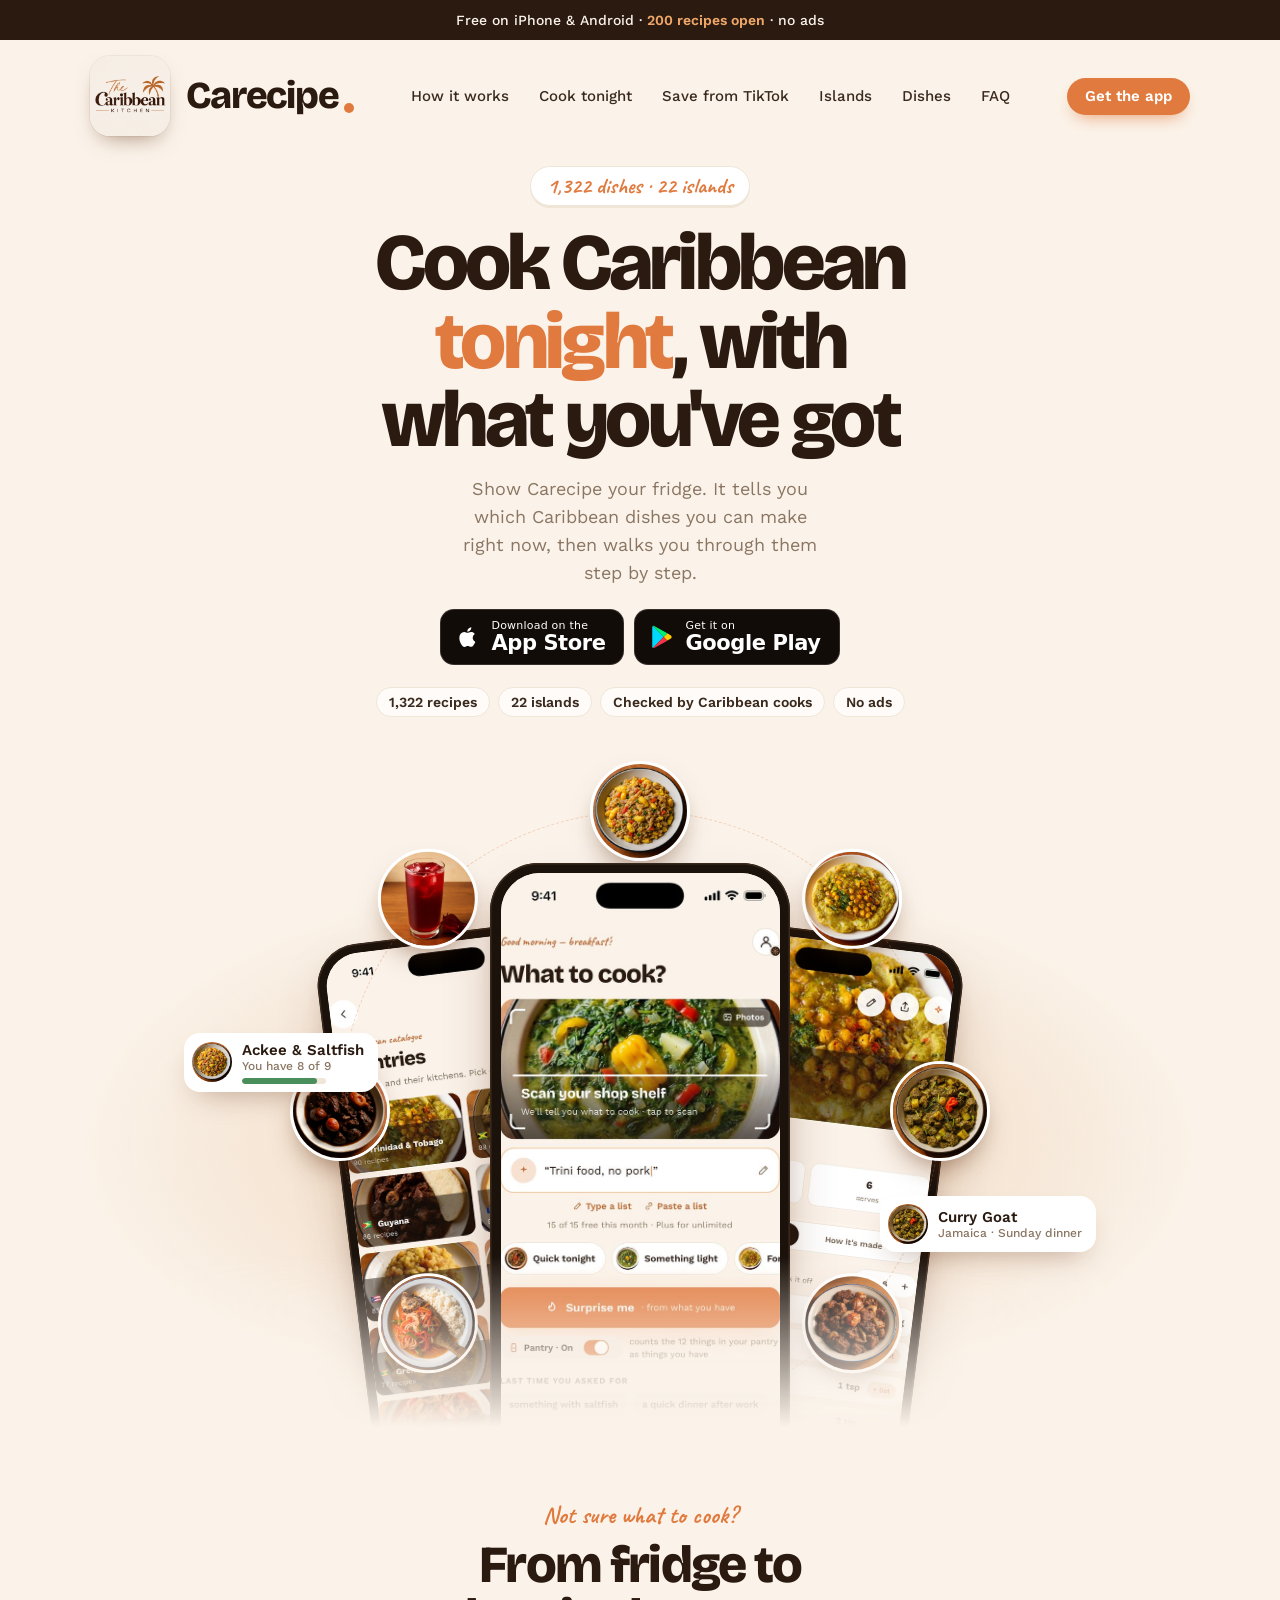
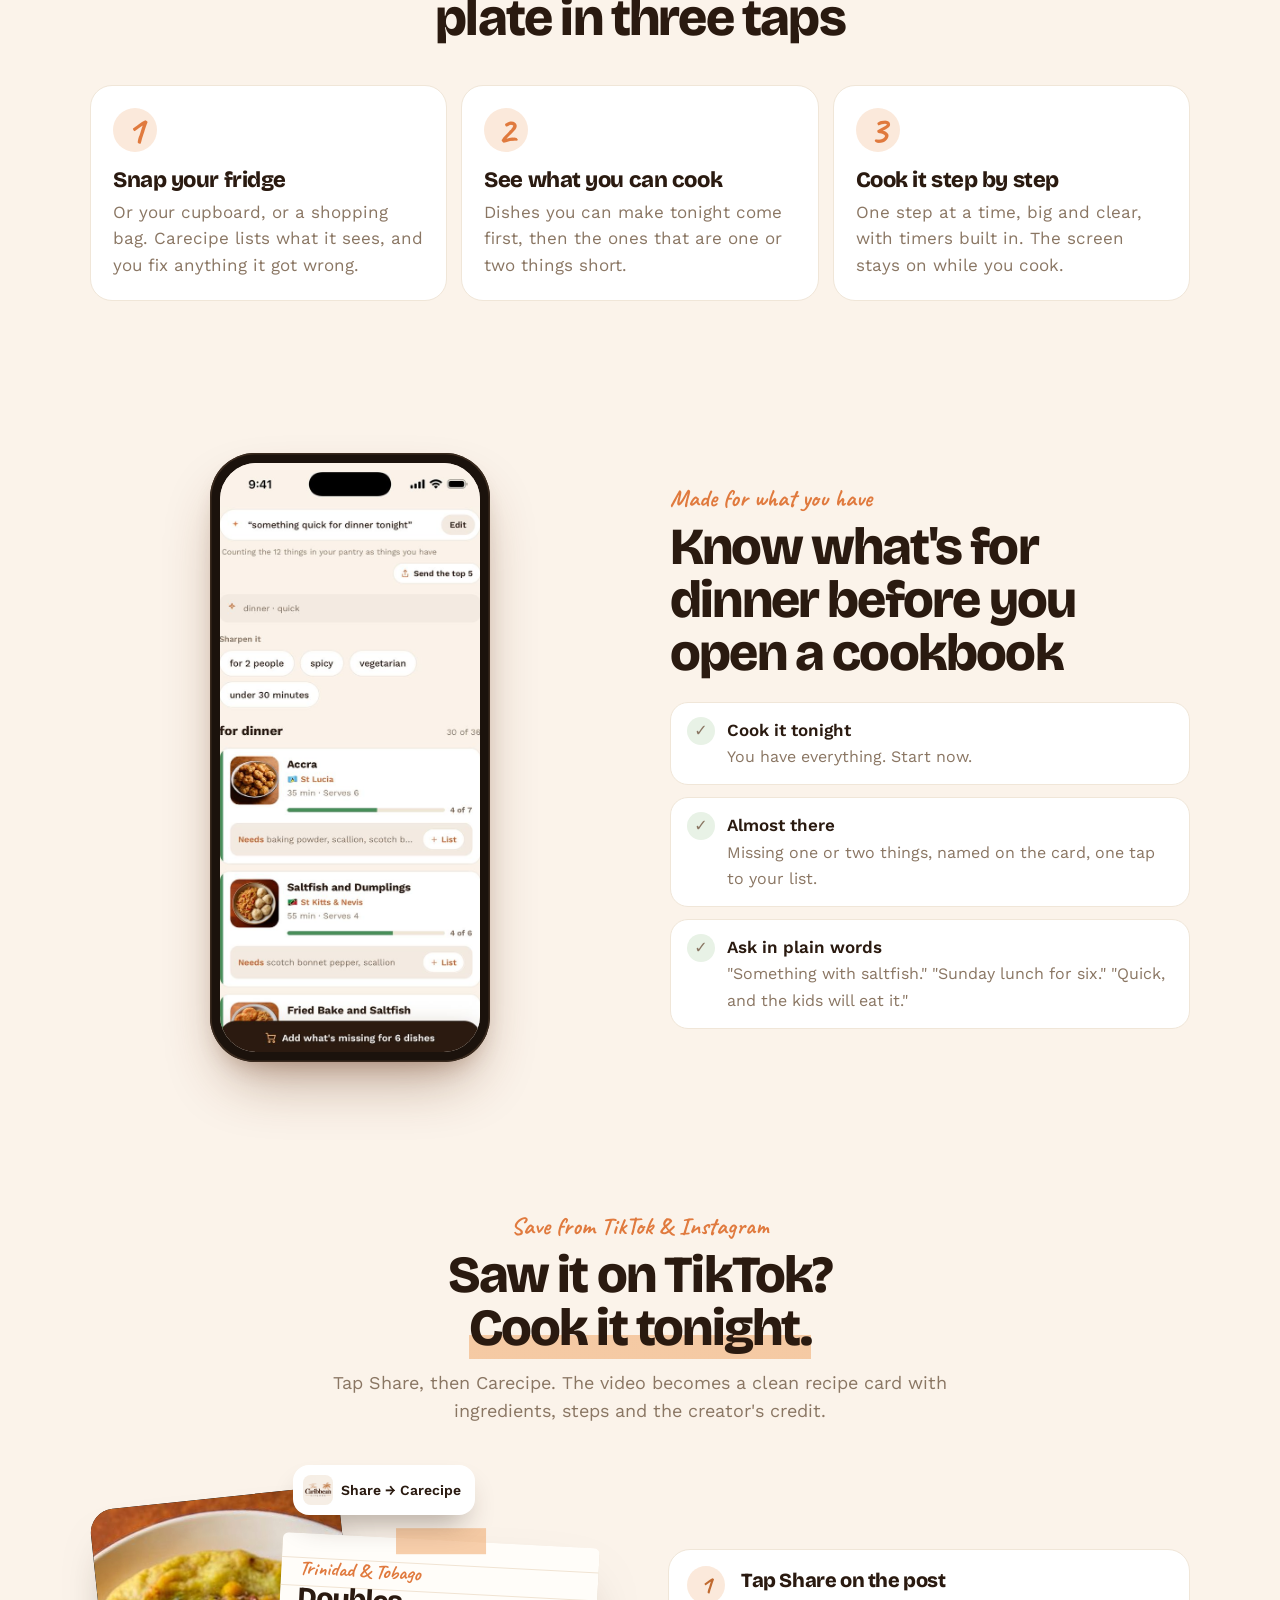
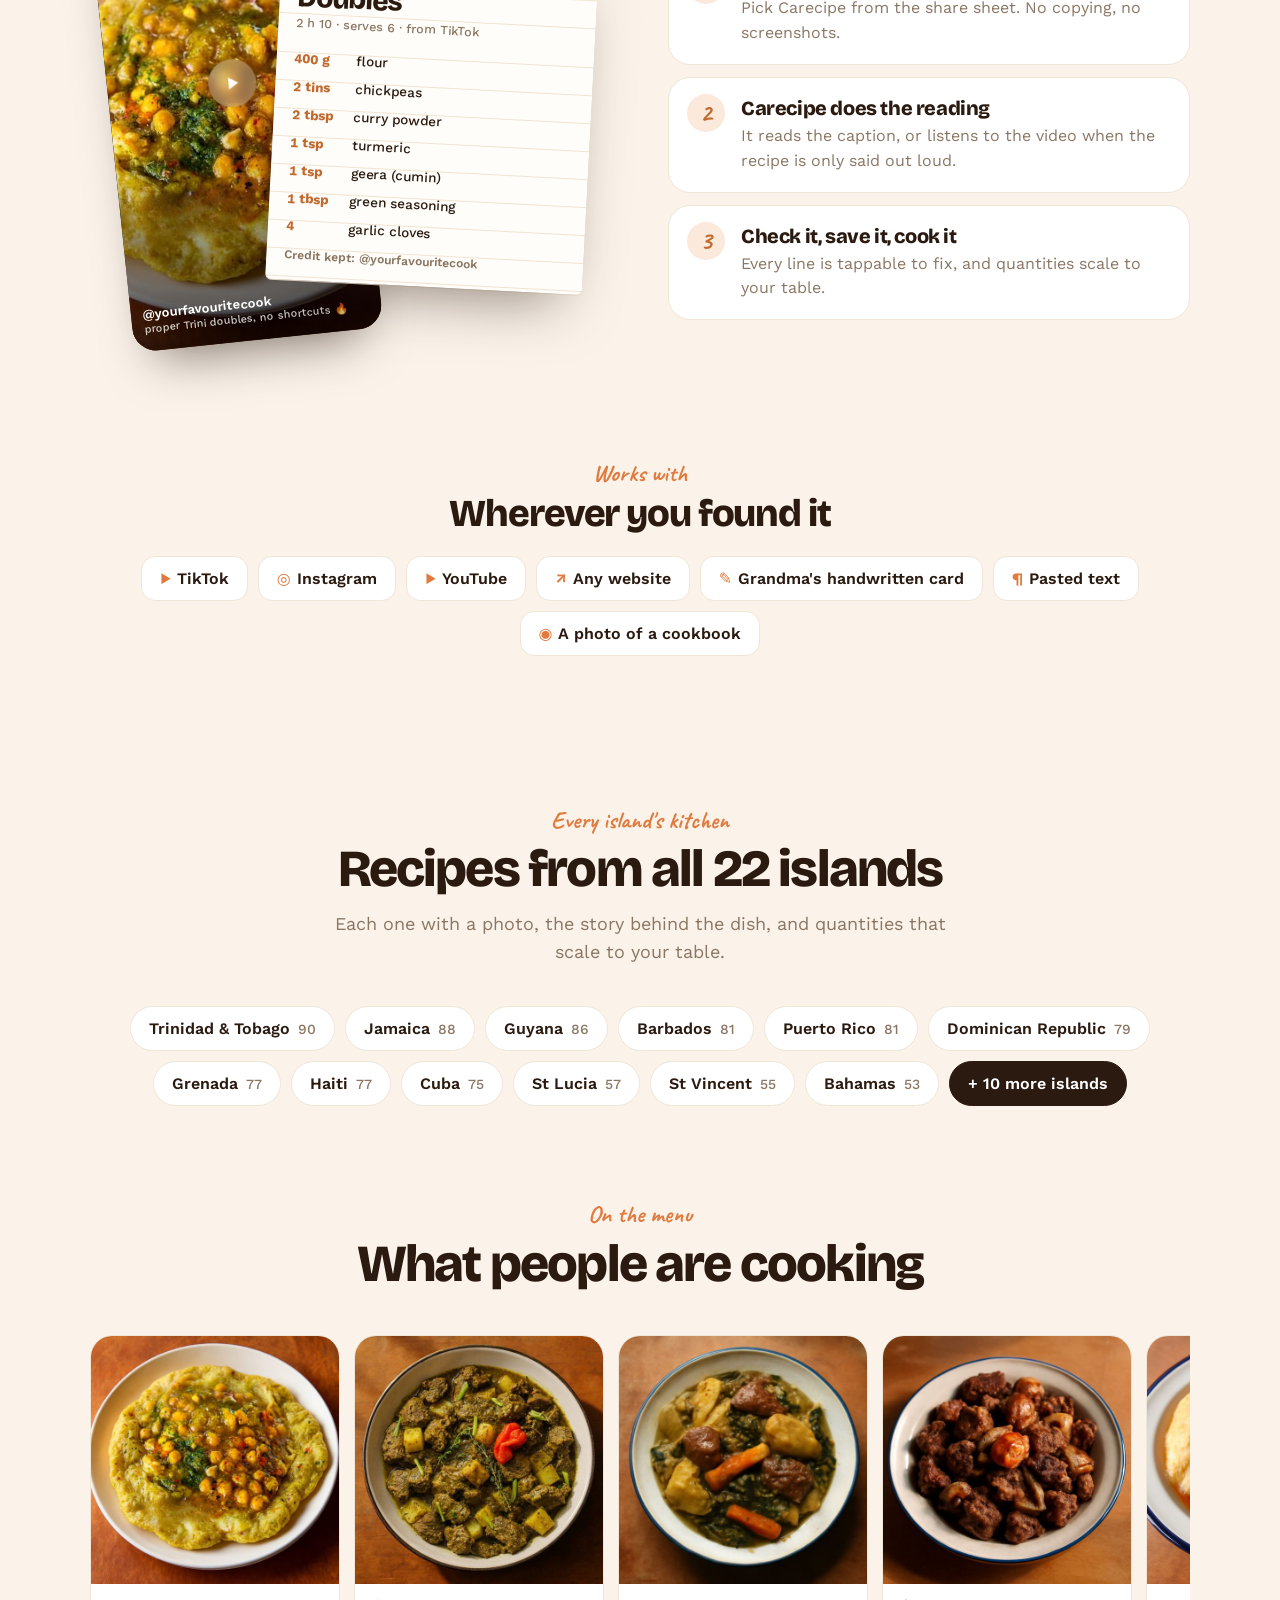
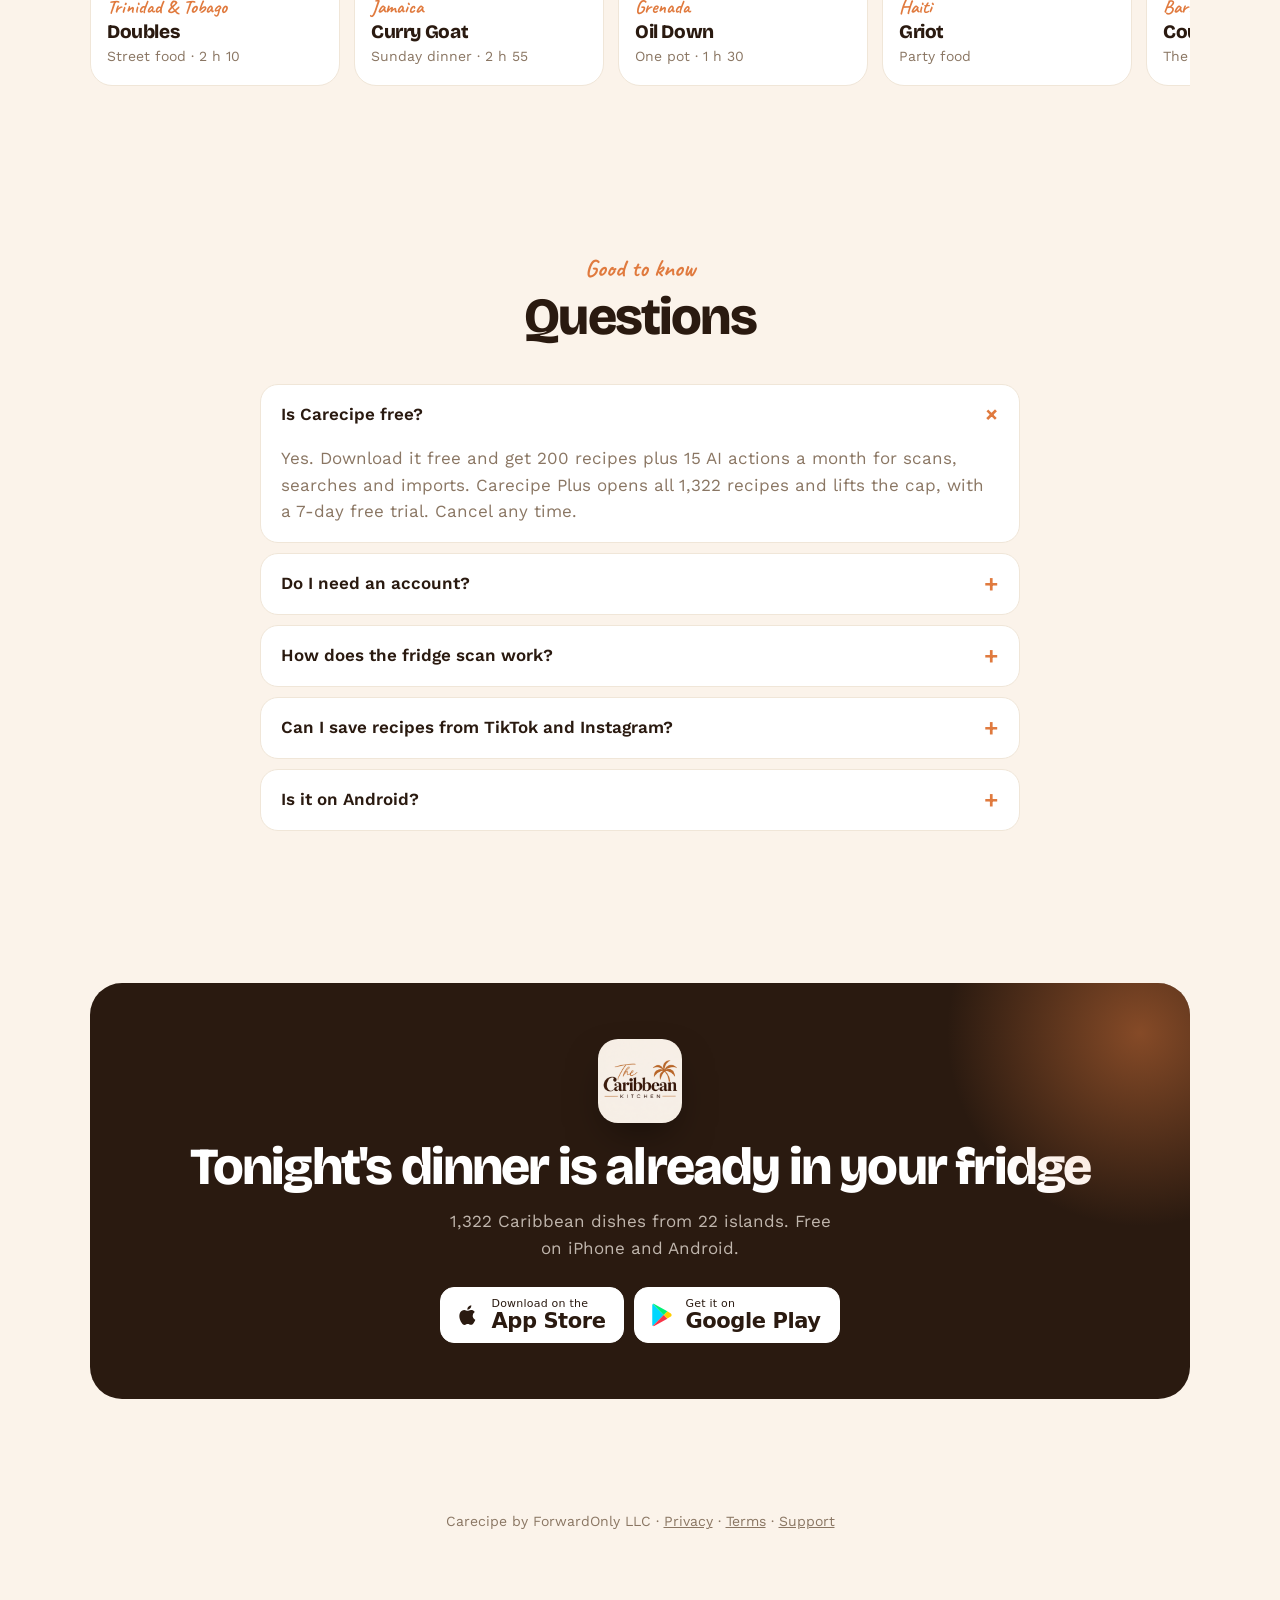
<file: index.html>
<!doctype html>
<html lang="en">
<head>
<meta charset="utf-8">
<meta name="viewport" content="width=device-width,initial-scale=1,viewport-fit=cover">
<title>Carecipe – Caribbean Recipes</title>
<meta name="description" content="1,322 Caribbean recipes from 22 islands. Scan your fridge to see what you can cook tonight. Free on iPhone and Android.">
<meta name="apple-itunes-app" content="app-id=6810801696">
<meta name="theme-color" content="#fbf3ea">
<meta property="og:title" content="Carecipe – Cook Caribbean tonight">
<meta property="og:description" content="1,322 dishes from 22 islands. Show it your fridge, it tells you what you can cook.">
<meta property="og:image" content="https://carecipe.forwardonlyllc.com/app/assets/og.jpg">
<link rel="canonical" href="https://carecipe.forwardonlyllc.com/">
<meta property="og:url" content="https://carecipe.forwardonlyllc.com/">
<meta name="twitter:card" content="summary_large_image">
<link rel="icon" href="app/assets/favicon.png">
<link rel="preconnect" href="https://fonts.googleapis.com"><link rel="preconnect" href="https://fonts.gstatic.com" crossorigin>
<link href="https://fonts.googleapis.com/css2?family=Bricolage+Grotesque:opsz,wght@12..96,600;12..96,800&family=Work+Sans:wght@400;500;600;700&family=Caveat:wght@700&display=swap" rel="stylesheet">
<link rel="stylesheet" href="app/assets/kit.css?v=2">
<style>
:root{--page:#fbf3ea;--card:#fff;--ink:#2a1a10;--ink2:#3a2a1e;--muted:#8a7663;--line:#f0e6d8;--tint:#f2e5d6;
  --accent:#e07a3e;--accent-deep:#c06a30;--paper:#fffdf9;--rule:#f0e3d2;--soft:#f0a86a;--warm:#e8c39d;--ok:#4a8f5b;
  --display:'Bricolage Grotesque',system-ui,sans-serif;--body:'Work Sans',system-ui,sans-serif;--hand:'Caveat',cursive}
body{background:var(--page);color:var(--ink);font:400 17px/1.55 var(--body)}
.wrap{max-width:1180px;margin:0 auto;padding:0 20px}
.kick{font:700 24px/1 var(--hand);color:var(--accent)}

.promo{background:var(--ink);color:#fbf3ea;text-align:center;font:500 14px/1.3 var(--body);padding:11px 16px}
.promo b{color:var(--soft);font-weight:600}

header{display:flex;align-items:center;justify-content:space-between;gap:12px;padding:16px 0}
.logo{display:flex;align-items:center;gap:12px;font:800 28px/1 var(--display);letter-spacing:-.03em;text-decoration:none}
.logo img{width:58px;height:58px;border-radius:15px;box-shadow:0 10px 22px -10px rgba(90,40,10,.55),0 0 0 1px rgba(90,40,10,.06)}
@media (min-width:760px){.logo{font-size:38px;gap:16px}.logo img{width:80px;height:80px;border-radius:20px}}
.logo i{width:8px;height:8px;border-radius:50%;background:var(--accent);margin-left:-8px;align-self:center;transform:translateY(9px)}
@media (min-width:760px){.logo i{width:10px;height:10px;margin-left:-11px;transform:translateY(12px)}}
nav{display:none;gap:30px;font:500 15px var(--body)}
nav a{text-decoration:none;color:var(--ink2)}nav a:hover{color:var(--accent)}
.pill{display:inline-flex;align-items:center;padding:11px 18px;border-radius:99px;background:var(--accent);color:#fff;
  text-decoration:none;font:600 15px/1 var(--body);box-shadow:0 8px 18px -8px rgba(224,122,62,.8)}

.hero{position:relative;text-align:center;padding:14px 0 0}
.stage::before{content:"";position:absolute;inset:8% 0 0;z-index:0;
  background:radial-gradient(closest-side at 50% 55%,rgba(240,168,106,.5),rgba(232,195,157,.32) 55%,rgba(251,243,234,0) 100%)}
.tag{display:inline-flex;align-items:center;gap:8px;padding:8px 16px;border-radius:99px;background:#fff;
  border:1px solid var(--line);box-shadow:0 2px 0 var(--line)}
.tag .kick{font-size:22px}
h1{font:800 clamp(40px,10.4vw,80px)/.98 var(--display);letter-spacing:-.045em;margin:18px auto 0;max-width:12ch;text-wrap:balance}
h1 em{font-style:normal;color:var(--accent)}
.sub{max-width:34ch;margin:16px auto 22px;color:var(--muted);font-size:18px;text-wrap:pretty}
.facts{display:flex;flex-wrap:wrap;justify-content:center;gap:8px;margin:22px auto 0;font:600 14px var(--body);color:var(--ink2)}
.facts span{padding:6px 12px;border-radius:99px;background:rgba(255,255,255,.7);border:1px solid var(--line)}
.android-note{margin-top:12px;font-size:14px;color:var(--muted)}

.stage{position:relative;height:clamp(450px,122vw,680px);margin:30px -20px 0;overflow:hidden}
.stage{-webkit-mask-image:linear-gradient(#000 calc(100% - 170px),transparent);mask-image:linear-gradient(#000 calc(100% - 170px),transparent)}
.stage .phone{position:absolute;left:50%;top:17%;--pw:clamp(196px,50vw,300px);transform:translateX(-50%);z-index:3}
.stage .p1,.stage .p3{--pw:clamp(160px,40vw,262px);top:27%;z-index:1}
.stage .p1{transform:translateX(-112%) rotate(-7deg)}
.stage .p3{transform:translateX(12%) rotate(7deg)}
.stage{--d:min(78vw,600px);--p:clamp(56px,15vw,100px)}
.orbit{position:absolute;left:50%;top:calc(var(--d) / 2 + var(--p) / 2 + 14px);z-index:2;width:var(--d);aspect-ratio:1;translate:-50% -50%;border-radius:50%;
  border:1.5px dashed rgba(224,122,62,.3);animation:spin 70s linear infinite}
.orbit img{position:absolute;left:50%;top:50%;width:var(--p);aspect-ratio:1;border-radius:50%;object-fit:cover;
  transform:translate(-50%,-50%) rotate(var(--a)) translateY(calc(var(--d) / -2)) rotate(calc(var(--a) * -1));
  box-shadow:0 14px 28px -10px rgba(90,40,10,.55);border:3px solid #fff}
@keyframes spin{to{rotate:360deg}}
.float{position:absolute;z-index:4;display:flex;align-items:center;gap:10px;padding:8px 14px 8px 8px;border-radius:16px;background:#fff;
  box-shadow:0 14px 30px -14px rgba(90,40,10,.4);font:600 14px/1.2 var(--body);text-align:left}
.float img{width:40px;height:40px;border-radius:50%}
.float small{display:block;font-weight:500;color:var(--muted);font-size:12px}
.f1{left:10px;top:40%}.f2{right:10px;top:70%}
@media (max-width:420px){.float{font-size:13px;padding:6px 12px 6px 6px}.float img{width:34px;height:34px}}
.float .bar{display:block;width:84px;height:6px;border-radius:9px;background:var(--line);margin-top:5px;overflow:hidden}
.float .bar i{display:block;height:100%;width:0;background:var(--ok);border-radius:9px;animation:fill 1.4s 1s cubic-bezier(.2,.8,.2,1) forwards}
@keyframes fill{to{width:89%}}
.float{animation:floaty 5s ease-in-out infinite}.f2{animation-delay:-2.5s}
@keyframes floaty{50%{translate:0 -8px}}

section{padding:76px 0}
.head{text-align:center;max-width:640px;margin:0 auto 40px}
h2{font:800 clamp(32px,6.4vw,52px)/1.02 var(--display);letter-spacing:-.035em;margin-top:8px;text-wrap:balance}
.head p{color:var(--muted);margin-top:14px;font-size:18px}

.steps{display:grid;gap:14px}
.step{background:var(--card);border-radius:22px;padding:22px;border:1px solid var(--line);display:grid;grid-template-columns:auto 1fr;gap:16px;align-items:start}
.step .n{font:700 40px/1 var(--hand);color:var(--accent);width:44px;height:44px;display:grid;place-items:center;border-radius:50%;background:#fbe9db}
.step h3{font:800 22px/1.15 var(--display);letter-spacing:-.02em}
.step p{color:var(--muted);margin-top:6px}

.split{display:grid;gap:36px;align-items:center}
.split .phone{--pw:min(280px,68vw);margin:0 auto;transform:rotate(-3deg)}
.split h2{text-align:left}
.list{list-style:none;padding:0;margin-top:22px;display:grid;gap:12px}
.list li{display:flex;gap:12px;align-items:flex-start;background:var(--card);border:1px solid var(--line);border-radius:18px;padding:14px 16px}
.list li b{display:block;font-weight:600}
.list li span{color:var(--muted);font-size:16px}
.tick{flex:none;width:28px;height:28px;border-radius:50%;background:#e8f2e6;color:var(--ok);display:grid;place-items:center;font-weight:700}
.tier{display:inline-block;margin-top:2px;font:700 22px/1 var(--hand);color:var(--ok)}

.islands{display:flex;flex-wrap:wrap;gap:10px;justify-content:center}
.isl{display:inline-flex;align-items:baseline;gap:8px;padding:12px 18px;border-radius:99px;background:var(--card);border:1px solid var(--line);font:600 16px var(--body)}
.isl small{font:500 14px var(--body);color:var(--muted)}
.isl.more{background:var(--ink);color:#fff;border-color:var(--ink)}

.dishes{display:grid;grid-auto-flow:column;grid-auto-columns:min(70%,250px);gap:14px;overflow-x:auto;scroll-snap-type:x mandatory;padding:4px 20px 18px;margin:0 -20px;scrollbar-width:none}
.dishes::-webkit-scrollbar{display:none}
.dish{scroll-snap-align:start;background:var(--card);border-radius:22px;overflow:hidden;border:1px solid var(--line)}
.dish img{aspect-ratio:1;width:100%;object-fit:cover}
.dish div{padding:14px 16px 16px}
.dish b{font:800 19px/1.15 var(--display);letter-spacing:-.02em;display:block}
.dish small{color:var(--muted);font-size:14px}
.dish .is{font:700 19px/1 var(--hand);color:var(--accent);display:block;margin-bottom:4px}

.faq{max-width:760px;margin:0 auto;display:grid;gap:10px}
details{background:var(--card);border:1px solid var(--line);border-radius:18px;padding:0 20px}
summary{cursor:pointer;list-style:none;display:flex;justify-content:space-between;gap:16px;padding:18px 0;font:600 17px/1.35 var(--body)}
summary::-webkit-details-marker{display:none}
summary::after{content:"+";font:600 24px/1 var(--body);color:var(--accent);transition:transform .2s}
details[open] summary::after{transform:rotate(45deg)}
details p{padding:0 0 18px;color:var(--muted)}

.end{background:var(--ink);color:#fbf3ea;border-radius:32px;padding:56px 24px;text-align:center;position:relative;overflow:hidden}
.end::after{content:"";position:absolute;width:420px;height:420px;border-radius:50%;right:-160px;top:-160px;background:radial-gradient(circle,rgba(224,122,62,.5),transparent 65%)}
.end img.icon{width:84px;height:84px;border-radius:20px;margin:0 auto 18px;box-shadow:0 18px 40px -12px rgba(0,0,0,.5)}
.end h2{color:#fff}
.end p{color:rgba(251,243,234,.72);margin:14px auto 26px;max-width:36ch}
.end .badge{background:#fff;color:var(--ink);border-color:#fff}
.end .badge.is-soon{background:transparent;color:#fff;border-color:rgba(255,255,255,.3)}

footer{padding:36px 0 110px;text-align:center;color:var(--muted);font-size:14px}
footer a{color:var(--muted)}

/* Saw it on TikTok: a video becoming a recipe card */
h2 u{text-decoration:none;background:linear-gradient(transparent 62%,rgba(240,168,106,.55) 62%)}
.save{display:grid;gap:40px;align-items:center}
.flow{position:relative;height:clamp(440px,124vw,540px);max-width:480px;margin:0 auto;width:100%}
.video{position:absolute;left:0;top:6%;width:52%;aspect-ratio:9/16;border-radius:24px;overflow:hidden;background:#111;transform:rotate(-6deg);box-shadow:0 30px 50px -24px rgba(42,26,16,.6)}
.video img{width:100%;height:100%;object-fit:cover}
.video::after{content:"";position:absolute;inset:0;background:linear-gradient(transparent 55%,rgba(0,0,0,.75))}
.video p{position:absolute;left:12px;right:12px;bottom:14px;z-index:1;color:#fff;font:600 13px/1.35 var(--body)}
.video p small{display:block;font-weight:500;opacity:.8}
.video .play{position:absolute;z-index:1;left:50%;top:42%;width:48px;height:48px;margin:-24px;border-radius:50%;background:rgba(255,255,255,.28);backdrop-filter:blur(6px);display:grid;place-items:center}
.share{position:absolute;z-index:3;left:38%;top:0;display:flex;align-items:center;gap:8px;padding:10px 14px 10px 10px;border-radius:16px;background:#fff;
  box-shadow:0 16px 30px -12px rgba(42,26,16,.45);font:600 14px var(--body);animation:bob 3s ease-in-out infinite}
.share img{width:30px;height:30px;border-radius:8px}
@keyframes bob{50%{transform:translateY(-7px)}}
.recipe{position:absolute;right:0;top:14%;width:66%;background:var(--paper);border-radius:6px;padding:22px 18px 18px;transform:rotate(3deg);
  box-shadow:0 30px 60px -26px rgba(42,26,16,.55),0 1px 0 var(--line);
  background-image:repeating-linear-gradient(transparent 0 27px,var(--rule) 27px 28px);background-position:0 92px}
.recipe::before{content:"";position:absolute;top:-12px;left:50%;width:90px;height:26px;transform:translateX(-50%) rotate(-3deg);background:rgba(240,168,106,.55)}
.recipe .is{font:700 20px/1 var(--hand);color:var(--accent)}
.recipe h3{font:800 28px/1 var(--display);letter-spacing:-.03em;margin-top:2px}
.recipe .meta{font:500 12.5px var(--body);color:var(--muted);margin-top:4px}
.recipe ul{list-style:none;padding:0;margin:14px 0 0;font:500 13.5px/28px var(--body)}
.recipe li{display:grid;grid-template-columns:62px 1fr;font-variant-numeric:tabular-nums}
.recipe li b{font-weight:700;color:var(--accent-deep)}
.recipe .credit{margin-top:8px;font:600 12px var(--body);color:var(--muted)}
.how{list-style:none;padding:0;margin:0;display:grid;gap:12px;counter-reset:s}
.how li{counter-increment:s;background:var(--card);border:1px solid var(--line);border-radius:22px;padding:18px 20px 18px 72px;position:relative}
.how li::before{content:counter(s);position:absolute;left:18px;top:16px;width:38px;height:38px;border-radius:50%;background:#fbe9db;color:var(--accent-deep);display:grid;place-items:center;font:700 26px/1 var(--hand)}
.how b{display:block;font:800 20px/1.2 var(--display);letter-spacing:-.02em}
.how p{color:var(--muted);margin-top:4px;font-size:16px}
.works{text-align:center;margin-top:56px}
.works h3{font:800 clamp(26px,5.6vw,38px)/1.05 var(--display);letter-spacing:-.03em;margin:6px 0 22px}
.sources{display:flex;flex-wrap:wrap;justify-content:center;gap:10px}
.sources span{padding:12px 18px;border-radius:14px;background:var(--card);border:1px solid var(--line);font:600 16px var(--body);transition:transform .2s,border-color .2s}
.sources span:hover{transform:scale(1.06);border-color:var(--soft)}
.sources i{font-style:normal;color:var(--accent);margin-right:6px}

/* Motion: things grow when you touch them, and come into focus as you scroll (from design 4, turned up) */
.reveal{opacity:0;transform:translateY(28px) scale(.96);filter:blur(8px);transition:opacity .8s ease,transform .8s cubic-bezier(.2,.8,.2,1),filter .8s ease}
.reveal.in{opacity:1;transform:none;filter:none}
.stagger>*{opacity:0}
.in .stagger>*,.stagger.in>*{opacity:1;animation:popin .55s cubic-bezier(.3,1.5,.5,1) backwards;animation-delay:calc(var(--i,0) * 80ms + .2s)}
@keyframes popin{from{opacity:0;transform:scale(.8) translateY(10px)}}
.badge,.pill,.stickybar a,.isl,.dish,.step,details{transition:transform .25s cubic-bezier(.3,1.5,.5,1),box-shadow .25s ease,border-color .2s}
.badge:hover,.pill:hover{transform:scale(1.05)}
.badge:active,.pill:active,.stickybar a:active{transform:scale(.96)}
.isl:hover,.step:hover{transform:scale(1.04)}
.dish:hover{transform:translateY(-4px) scale(1.02);box-shadow:0 20px 40px -20px rgba(90,40,10,.4)}
[data-hero-cta] .badge,.hero .tag,.pill{animation:grow .7s cubic-bezier(.3,1.5,.5,1) backwards}
[data-hero-cta] .badge:nth-child(2){animation-delay:.12s}
@keyframes grow{from{opacity:0;transform:scale(.7)}}
[data-hero-cta] .badge[data-store="ios"]::after{content:"";position:absolute;inset:-4px;border-radius:17px;border:2px solid var(--accent);opacity:0;animation:ring 3.2s 1.5s ease-out infinite;pointer-events:none}
@keyframes ring{0%{opacity:.7;transform:scale(.96)}70%,100%{opacity:0;transform:scale(1.14)}}
.list li{transition:transform .25s}
.list li:hover{transform:translateX(4px)}
@media (prefers-reduced-motion:reduce){.reveal,.stagger>*{opacity:1!important;transform:none;filter:none}.orbit,.share,.float{animation:none}}
@media (min-width:760px){.save{grid-template-columns:1fr 1fr;gap:56px}}

@media (min-width:760px){
  .steps{grid-template-columns:repeat(3,1fr)}
  .step{grid-template-columns:1fr}
  .split{grid-template-columns:1fr 1fr;gap:60px}
  .split.flip .phone{order:2}
  .float{font-size:15px}.f1{left:10%;top:42%}.f2{right:10%;top:66%}
}
@media (min-width:1000px){nav{display:flex}.wrap{padding:0 40px}.dishes{grid-auto-columns:250px;margin:0;padding:4px 0 18px}}
</style>
</head>
<body>
<div class="promo">Free on iPhone &amp; Android · <b>200 recipes open</b> · no ads</div>
<div class="wrap">
  <header>
    <a class="logo" href="#top" aria-label="Carecipe home"><img src="app/assets/icon.png" alt="">Carecipe<i></i></a>
    <nav aria-label="Sections"><a href="#how">How it works</a><a href="#tonight">Cook tonight</a><a href="#save">Save from TikTok</a><a href="#islands">Islands</a><a href="#dishes">Dishes</a><a href="#faq">FAQ</a></nav>
    <a class="pill" data-store="ios" href="https://apps.apple.com/app/id6810801696">Get the app</a>
  </header>

  <main id="top">
    <section class="hero" style="padding-bottom:0">
      <span class="tag"><span class="kick">1,322 dishes · 22 islands</span></span>
      <h1>Cook Caribbean <em>tonight</em>, with what you've got</h1>
      <p class="sub">Show Carecipe your fridge. It tells you which Caribbean dishes you can make right now, then walks you through them step by step.</p>
      <div class="badges" data-hero-cta>
        <a class="badge" data-store="ios" href="https://apps.apple.com/app/id6810801696"><svg viewBox="0 0 24 24" fill="currentColor" aria-hidden="true"><path d="M16.37 12.62c-.02-2.3 1.88-3.4 1.96-3.46-1.07-1.56-2.73-1.77-3.32-1.8-1.41-.14-2.76.83-3.47.83-.72 0-1.82-.81-3-.79-1.54.02-2.96.9-3.76 2.27-1.6 2.78-.41 6.9 1.15 9.16.76 1.1 1.67 2.34 2.86 2.3 1.15-.05 1.58-.74 2.97-.74 1.38 0 1.77.74 2.98.72 1.23-.02 2.01-1.12 2.76-2.23.87-1.28 1.23-2.52 1.25-2.58-.03-.01-2.4-.92-2.42-3.66zM14.1 5.88c.63-.77 1.06-1.83.94-2.89-.91.04-2.01.61-2.67 1.37-.58.67-1.1 1.76-.96 2.8 1.02.08 2.06-.52 2.69-1.28z"/></svg><span><small>Download on the</small><b>App Store</b></span></a>
        <a class="badge" data-store="android" href="https://play.google.com/store/apps/details?id=com.carecipe.app"><svg viewBox="0 0 24 24" aria-hidden="true"><path fill="#00d7fe" d="M3.6 1.8 13.5 12 3.6 22.2c-.4-.2-.6-.6-.6-1.1V2.9c0-.5.2-.9.6-1.1z"/><path fill="#ffce00" d="m16.9 8.6 3.3 1.9c.9.5.9 2.4 0 2.9l-3.3 1.9L13.5 12z"/><path fill="#00f076" d="M3.6 1.8c.3-.2.8-.2 1.2 0l12.1 6.8-3.4 3.4z"/><path fill="#f83548" d="m13.5 12 3.4 3.4-12.1 6.8c-.4.2-.9.2-1.2 0z"/></svg><span><small>Get it on</small><b>Google Play</b></span><em class="soon">Soon</em></a>
      </div>
      
      <div class="facts"><span>1,322 recipes</span><span>22 islands</span><span>Checked by Caribbean cooks</span><span>No ads</span></div>

      <div class="stage" aria-hidden="true">
        <div class="phone p1"><img src="app/assets/screens/07-countries.jpg" alt=""></div>
        <div class="phone p3"><img src="app/assets/screens/04-recipe.jpg" alt=""></div>
        <div class="orbit">
          <img src="app/assets/dish/ackee.jpg" alt="" style="--a:0deg"><img src="app/assets/dish/doubles.jpg" alt="" style="--a:45deg">
          <img src="app/assets/dish/curry-goat.jpg" alt="" style="--a:90deg"><img src="app/assets/dish/griot.jpg" alt="" style="--a:135deg">
          <img src="app/assets/dish/oil-down.jpg" alt="" style="--a:180deg"><img src="app/assets/dish/escovitch.jpg" alt="" style="--a:225deg">
          <img src="app/assets/dish/pepperpot.jpg" alt="" style="--a:270deg"><img src="app/assets/dish/sorrel.jpg" alt="" style="--a:315deg">
        </div>
        <div class="phone p2"><img src="app/assets/screens/01-whattocook.jpg" alt=""></div>
        <div class="float f1"><img src="app/assets/dish/ackee.jpg" alt=""><span>Ackee &amp; Saltfish<small>You have 8 of 9</small><span class="bar"><i></i></span></span></div>
        <div class="float f2"><img src="app/assets/dish/curry-goat.jpg" alt=""><span>Curry Goat<small>Jamaica · Sunday dinner</small></span></div>
      </div>
    </section>

    <section id="how">
      <div class="head reveal"><span class="kick">Not sure what to cook?</span><h2>From fridge to plate in three taps</h2></div>
      <div class="steps stagger reveal">
        <div class="step"><span class="n">1</span><div><h3>Snap your fridge</h3><p>Or your cupboard, or a shopping bag. Carecipe lists what it sees, and you fix anything it got wrong.</p></div></div>
        <div class="step"><span class="n">2</span><div><h3>See what you can cook</h3><p>Dishes you can make tonight come first, then the ones that are one or two things short.</p></div></div>
        <div class="step"><span class="n">3</span><div><h3>Cook it step by step</h3><p>One step at a time, big and clear, with timers built in. The screen stays on while you cook.</p></div></div>
      </div>
    </section>

    <section id="tonight">
      <div class="split">
        <div class="phone reveal"><img src="app/assets/screens/03-results.jpg" alt="Carecipe ranking dishes by how many ingredients you already have"></div>
        <div class="reveal">
          <span class="kick">Made for what you have</span>
          <h2>Know what's for dinner before you open a cookbook</h2>
          <ul class="list">
            <li><span class="tick">✓</span><div><b>Cook it tonight</b><span>You have everything. Start now.</span></div></li>
            <li><span class="tick">✓</span><div><b>Almost there</b><span>Missing one or two things, named on the card, one tap to your list.</span></div></li>
            <li><span class="tick">✓</span><div><b>Ask in plain words</b><span>"Something with saltfish." "Sunday lunch for six." "Quick, and the kids will eat it."</span></div></li>
          </ul>
        </div>
      </div>
    </section>

    <section id="save">
      <div class="head reveal"><span class="kick">Save from TikTok &amp; Instagram</span><h2>Saw it on TikTok? <u>Cook it tonight.</u></h2>
        <p>Tap Share, then Carecipe. The video becomes a clean recipe card with ingredients, steps and the creator's credit.</p></div>
      <div class="save">
        <div class="flow reveal" aria-hidden="true">
          <div class="video"><img src="app/assets/dish/doubles.jpg" alt=""><span class="play"><svg width="18" height="18" viewBox="0 0 24 24" fill="#fff"><path d="M7 4v16l13-8z"/></svg></span>
            <p>@yourfavouritecook<small>proper Trini doubles, no shortcuts 🔥</small></p></div>
          <div class="share"><img src="app/assets/icon.png" alt="">Share → Carecipe</div>
          <div class="recipe">
            <span class="is">Trinidad &amp; Tobago</span>
            <h3>Doubles</h3>
            <p class="meta">2 h 10 · serves 6 · from TikTok</p>
            <ul class="stagger">
              <li><b>400 g</b>flour</li><li><b>2 tins</b>chickpeas</li><li><b>2 tbsp</b>curry powder</li>
              <li><b>1 tsp</b>turmeric</li><li><b>1 tsp</b>geera (cumin)</li><li><b>1 tbsp</b>green seasoning</li><li><b>4</b>garlic cloves</li>
            </ul>
            <p class="credit">Credit kept: @yourfavouritecook</p>
          </div>
        </div>
        <ol class="how">
          <li class="reveal"><b>Tap Share on the post</b><p>Pick Carecipe from the share sheet. No copying, no screenshots.</p></li>
          <li class="reveal"><b>Carecipe does the reading</b><p>It reads the caption, or listens to the video when the recipe is only said out loud.</p></li>
          <li class="reveal"><b>Check it, save it, cook it</b><p>Every line is tappable to fix, and quantities scale to your table.</p></li>
        </ol>
      </div>
      <div class="works reveal">
        <span class="kick">Works with</span><h3>Wherever you found it</h3>
        <div class="sources stagger"><span><i>▶</i>TikTok</span><span><i>◎</i>Instagram</span><span><i>▶</i>YouTube</span><span><i>↗</i>Any website</span><span><i>✎</i>Grandma's handwritten card</span><span><i>¶</i>Pasted text</span><span><i>◉</i>A photo of a cookbook</span></div>
      </div>
    </section>

    <section id="islands">
      <div class="head reveal"><span class="kick">Every island's kitchen</span><h2>Recipes from all 22 islands</h2><p>Each one with a photo, the story behind the dish, and quantities that scale to your table.</p></div>
      <div class="islands reveal stagger">
        <span class="isl">Trinidad &amp; Tobago <small>90</small></span><span class="isl">Jamaica <small>88</small></span><span class="isl">Guyana <small>86</small></span>
        <span class="isl">Barbados <small>81</small></span><span class="isl">Puerto Rico <small>81</small></span><span class="isl">Dominican Republic <small>79</small></span>
        <span class="isl">Grenada <small>77</small></span><span class="isl">Haiti <small>77</small></span><span class="isl">Cuba <small>75</small></span>
        <span class="isl">St Lucia <small>57</small></span><span class="isl">St Vincent <small>55</small></span><span class="isl">Bahamas <small>53</small></span>
        <span class="isl more">+ 10 more islands</span>
      </div>
    </section>

    <section id="dishes" style="padding-top:20px">
      <div class="head reveal"><span class="kick">On the menu</span><h2>What people are cooking</h2></div>
      <div class="dishes reveal stagger">
        <article class="dish"><img src="app/assets/dish/doubles.jpg" alt="Doubles" loading="lazy"><div><span class="is">Trinidad &amp; Tobago</span><b>Doubles</b><small>Street food · 2 h 10</small></div></article>
        <article class="dish"><img src="app/assets/dish/curry-goat.jpg" alt="Curry goat" loading="lazy"><div><span class="is">Jamaica</span><b>Curry Goat</b><small>Sunday dinner · 2 h 55</small></div></article>
        <article class="dish"><img src="app/assets/dish/oil-down.jpg" alt="Oil down" loading="lazy"><div><span class="is">Grenada</span><b>Oil Down</b><small>One pot · 1 h 30</small></div></article>
        <article class="dish"><img src="app/assets/dish/griot.jpg" alt="Griot" loading="lazy"><div><span class="is">Haiti</span><b>Griot</b><small>Party food</small></div></article>
        <article class="dish"><img src="app/assets/dish/cou-cou.jpg" alt="Cou-cou and flying fish" loading="lazy"><div><span class="is">Barbados</span><b>Cou-Cou &amp; Flying Fish</b><small>The national dish</small></div></article>
        <article class="dish"><img src="app/assets/dish/mofongo.jpg" alt="Mofongo" loading="lazy"><div><span class="is">Puerto Rico</span><b>Mofongo</b><small>Plantain, garlic, crackling</small></div></article>
      </div>
    </section>

    <section id="faq">
      <div class="head reveal"><span class="kick">Good to know</span><h2>Questions</h2></div>
      <div class="faq reveal">
        <details open><summary>Is Carecipe free?</summary><p>Yes. Download it free and get 200 recipes plus 15 AI actions a month for scans, searches and imports. Carecipe Plus opens all 1,322 recipes and lifts the cap, with a 7-day free trial. Cancel any time.</p></details>
        <details><summary>Do I need an account?</summary><p>No. There's nothing to sign up for. Your recipes live on your phone.</p></details>
        <details><summary>How does the fridge scan work?</summary><p>Take a photo of your fridge, cupboard or shopping. Carecipe lists the ingredients it sees, you tidy up anything it got wrong, and it ranks dishes by how much of each one you can already make.</p></details>
        <details><summary>Can I save recipes from TikTok and Instagram?</summary><p>Yes. Tap Share on the post, choose Carecipe, and you get a clean recipe with the creator's credit kept on it. Links, pasted text and photos of cookbook pages work too.</p></details>
        <details><summary>Is it on Android?</summary><p>Yes. Carecipe is on iPhone and Android. Tap the Google Play badge to get it.</p></details>
      </div>
    </section>

    <section data-end-cta>
      <div class="end reveal">
        <img class="icon" src="app/assets/icon.png" alt="">
        <h2>Tonight&#39;s dinner is already in your fridge</h2>
        <p>1,322 Caribbean dishes from 22 islands. Free on iPhone and Android.</p>
        <div class="badges">
          <a class="badge" data-store="ios" href="https://apps.apple.com/app/id6810801696"><svg viewBox="0 0 24 24" fill="currentColor" aria-hidden="true"><path d="M16.37 12.62c-.02-2.3 1.88-3.4 1.96-3.46-1.07-1.56-2.73-1.77-3.32-1.8-1.41-.14-2.76.83-3.47.83-.72 0-1.82-.81-3-.79-1.54.02-2.96.9-3.76 2.27-1.6 2.78-.41 6.9 1.15 9.16.76 1.1 1.67 2.34 2.86 2.3 1.15-.05 1.58-.74 2.97-.74 1.38 0 1.77.74 2.98.72 1.23-.02 2.01-1.12 2.76-2.23.87-1.28 1.23-2.52 1.25-2.58-.03-.01-2.4-.92-2.42-3.66zM14.1 5.88c.63-.77 1.06-1.83.94-2.89-.91.04-2.01.61-2.67 1.37-.58.67-1.1 1.76-.96 2.8 1.02.08 2.06-.52 2.69-1.28z"/></svg><span><small>Download on the</small><b>App Store</b></span></a>
          <a class="badge" data-store="android" href="https://play.google.com/store/apps/details?id=com.carecipe.app"><svg viewBox="0 0 24 24" aria-hidden="true"><path fill="#00d7fe" d="M3.6 1.8 13.5 12 3.6 22.2c-.4-.2-.6-.6-.6-1.1V2.9c0-.5.2-.9.6-1.1z"/><path fill="#ffce00" d="m16.9 8.6 3.3 1.9c.9.5.9 2.4 0 2.9l-3.3 1.9L13.5 12z"/><path fill="#00f076" d="M3.6 1.8c.3-.2.8-.2 1.2 0l12.1 6.8-3.4 3.4z"/><path fill="#f83548" d="m13.5 12 3.4 3.4-12.1 6.8c-.4.2-.9.2-1.2 0z"/></svg><span><small>Get it on</small><b>Google Play</b></span><em class="soon">Soon</em></a>
        </div>
      </div>
    </section>
  </main>

  <footer>Carecipe by ForwardOnly LLC · <a href="privacy.html">Privacy</a> · <a href="terms.html">Terms</a> · <a href="mailto:carecipesupport@forwardonlyllc.com">Support</a></footer>
</div>

<div class="stickybar" role="complementary" aria-label="Download Carecipe">
  <img src="app/assets/icon.png" alt=""><p>Carecipe<small>Free · 1,322 Caribbean recipes</small></p>
  <a data-store="auto" href="https://apps.apple.com/app/id6810801696">Get</a>
</div>
<script>document.querySelectorAll(".stagger").forEach(function(g){[].forEach.call(g.children,function(c,i){c.style.setProperty("--i",i)})})</script>
<script src="app/assets/store.js?v=2"></script>
</body>
</html>
</file>
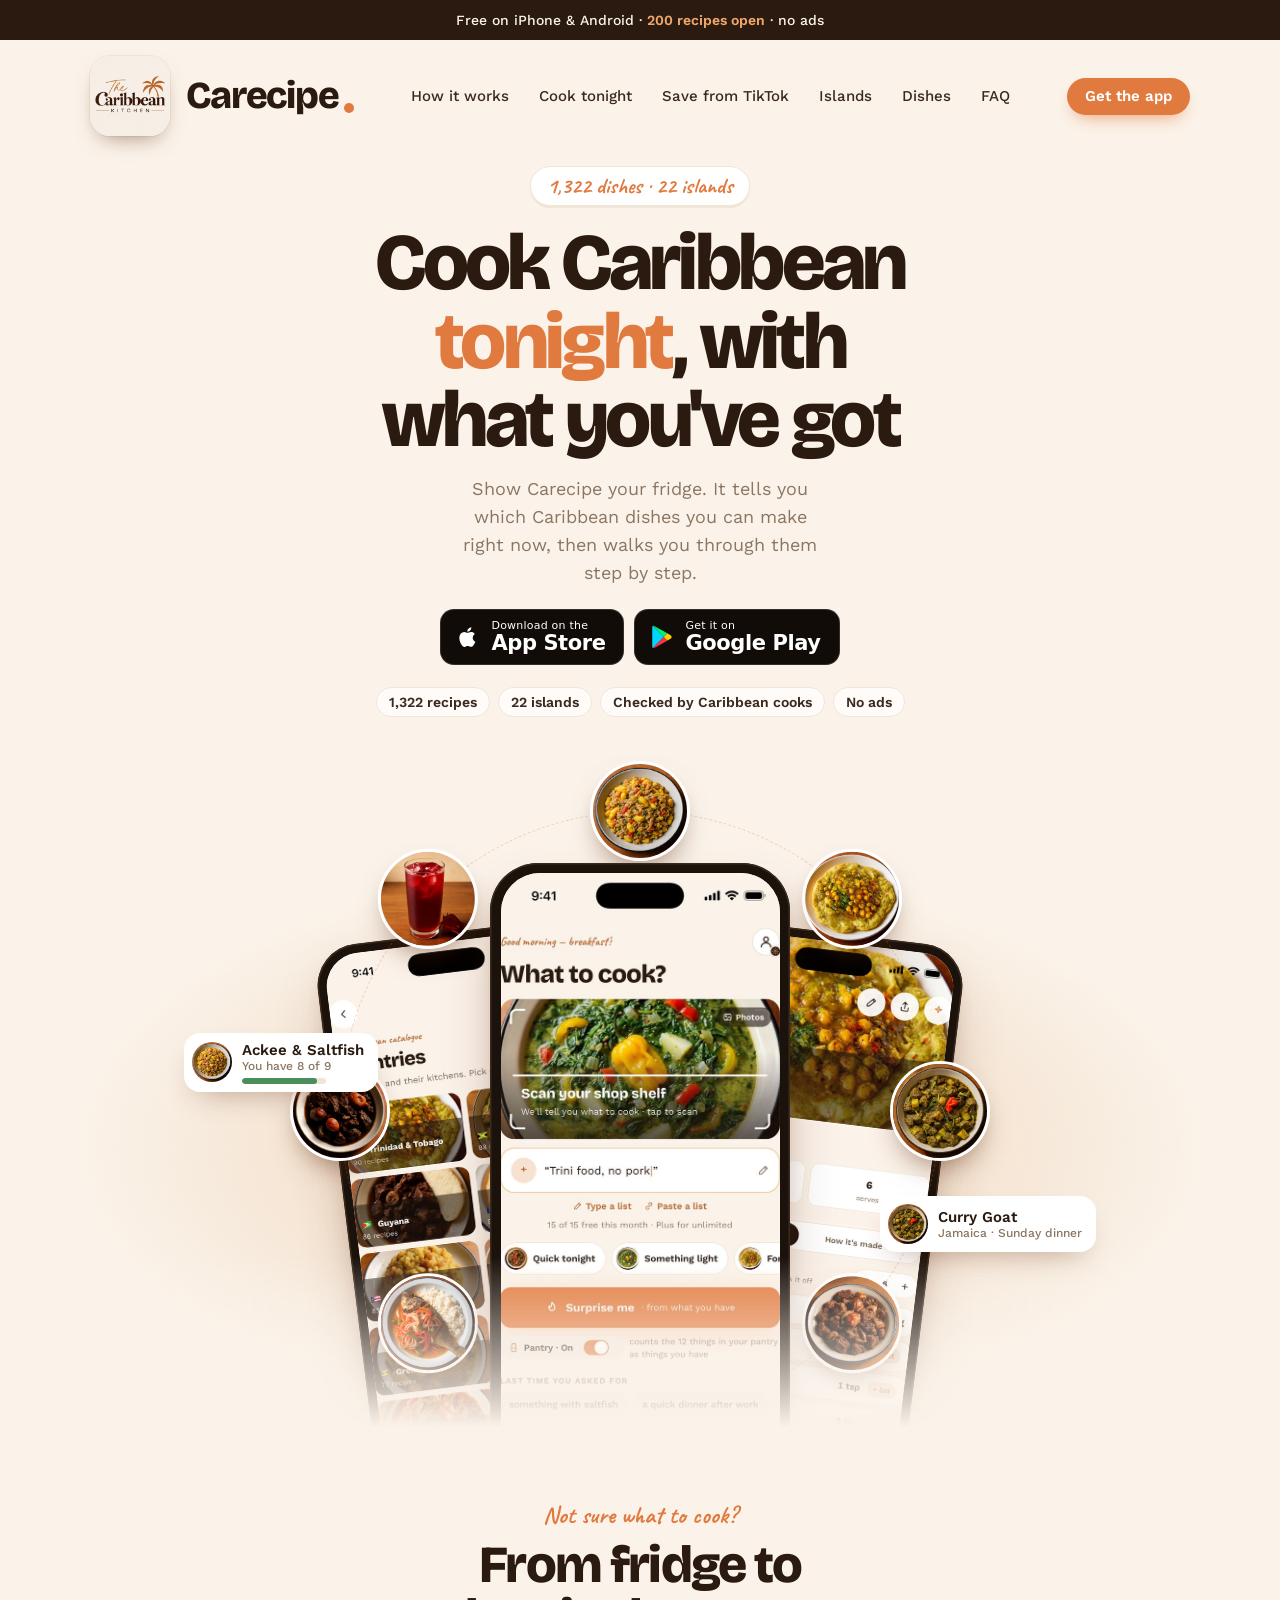
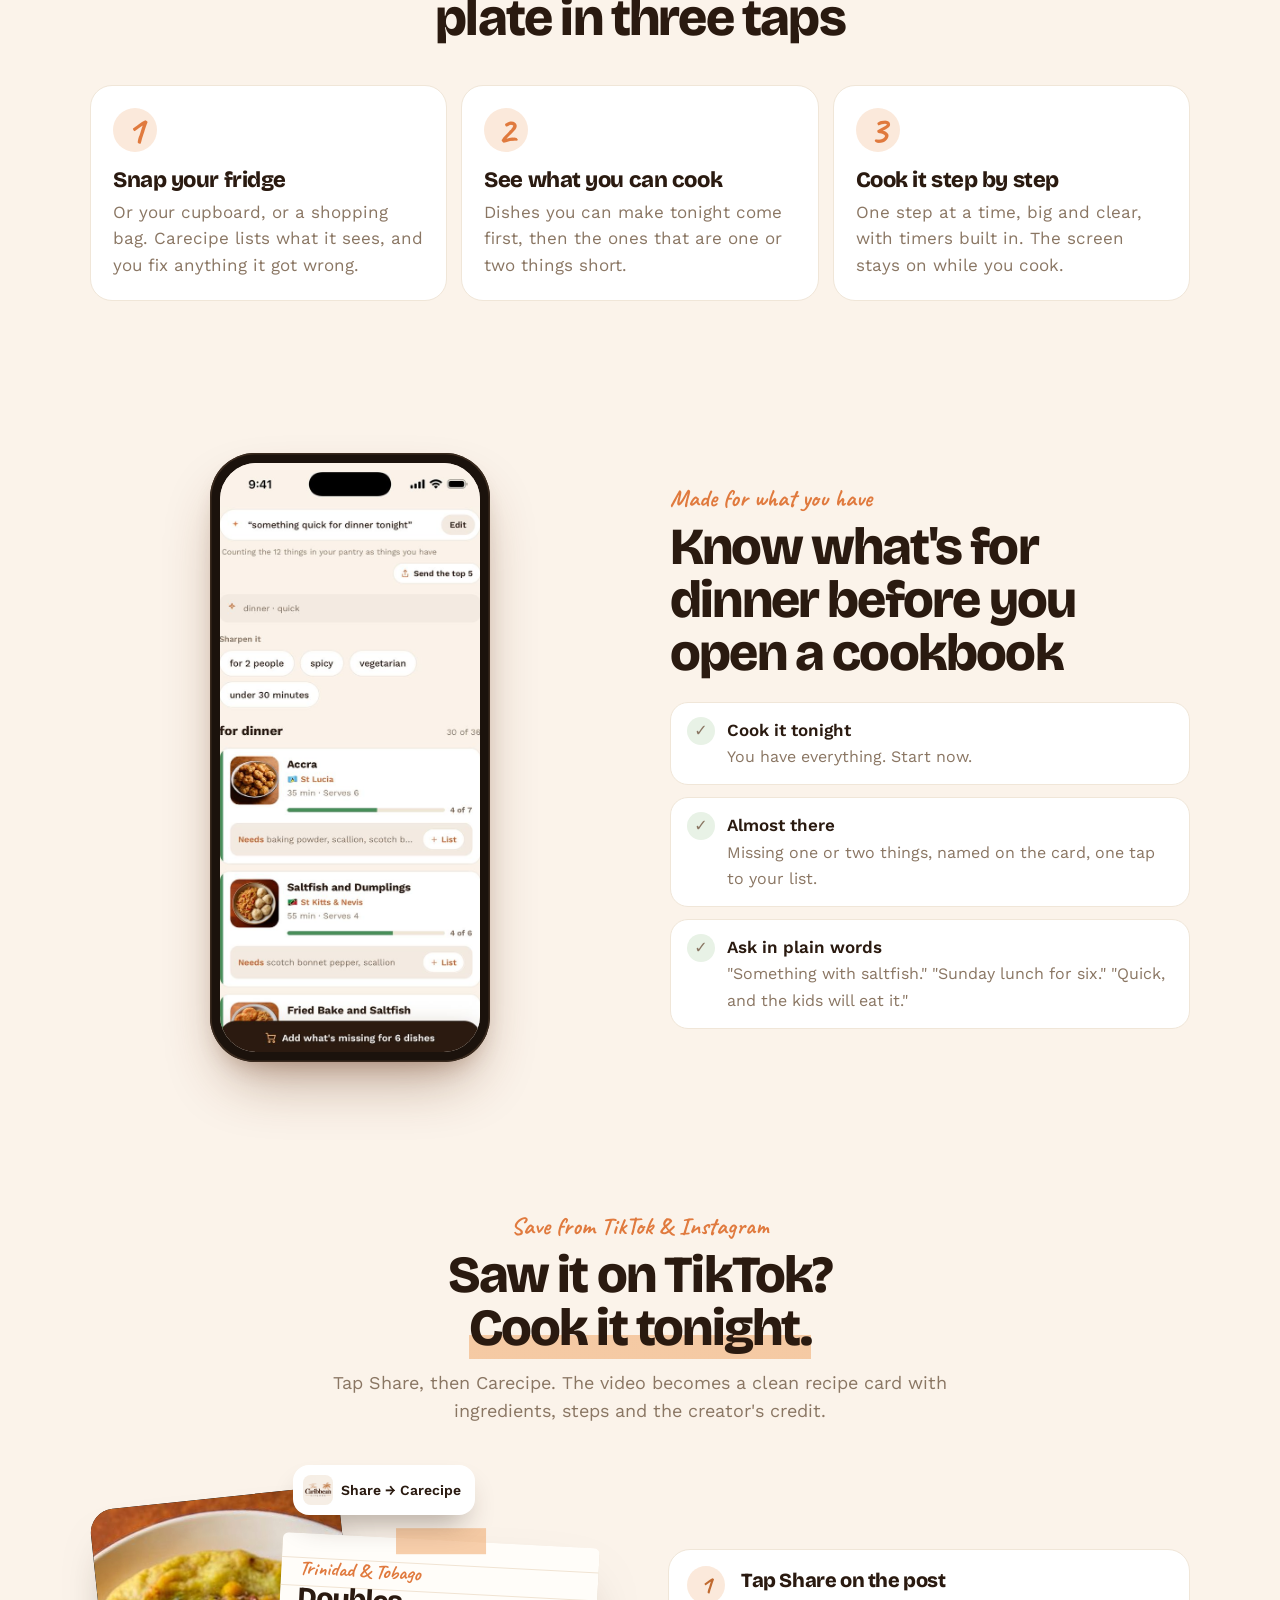
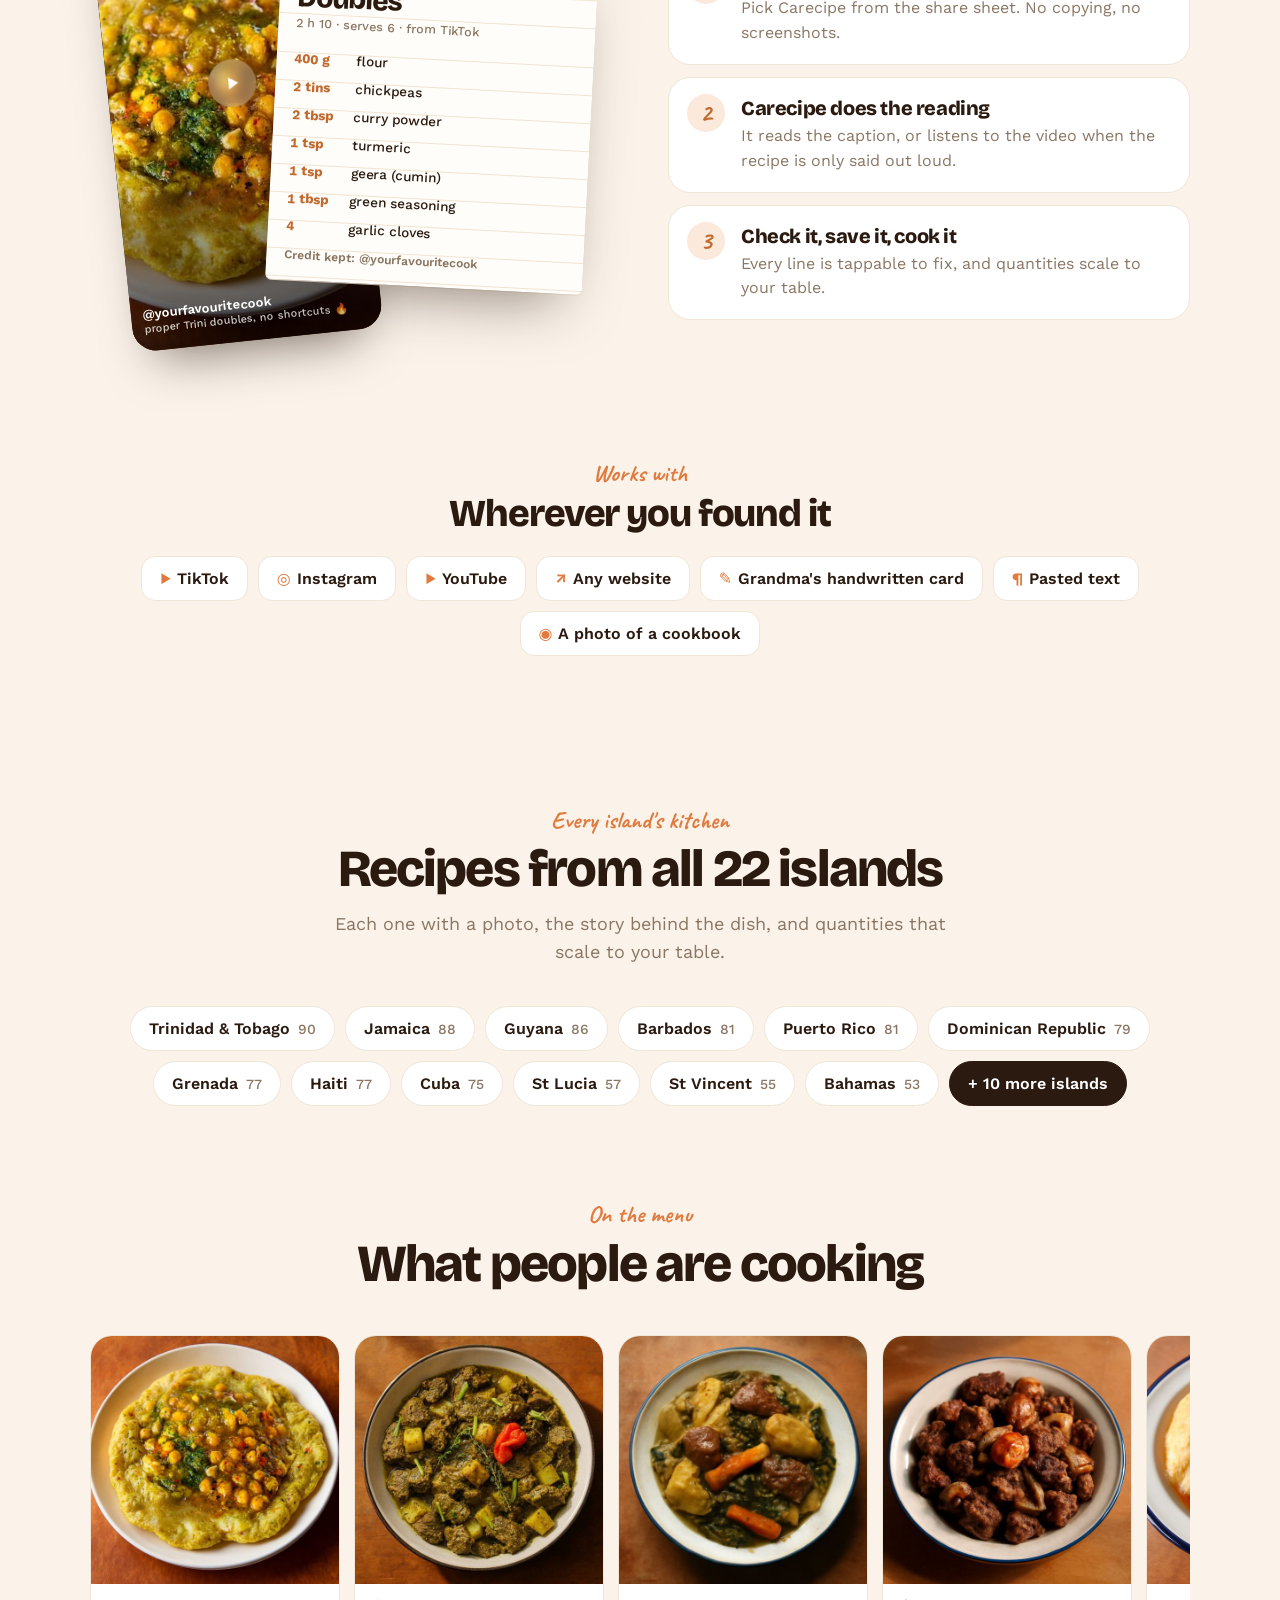
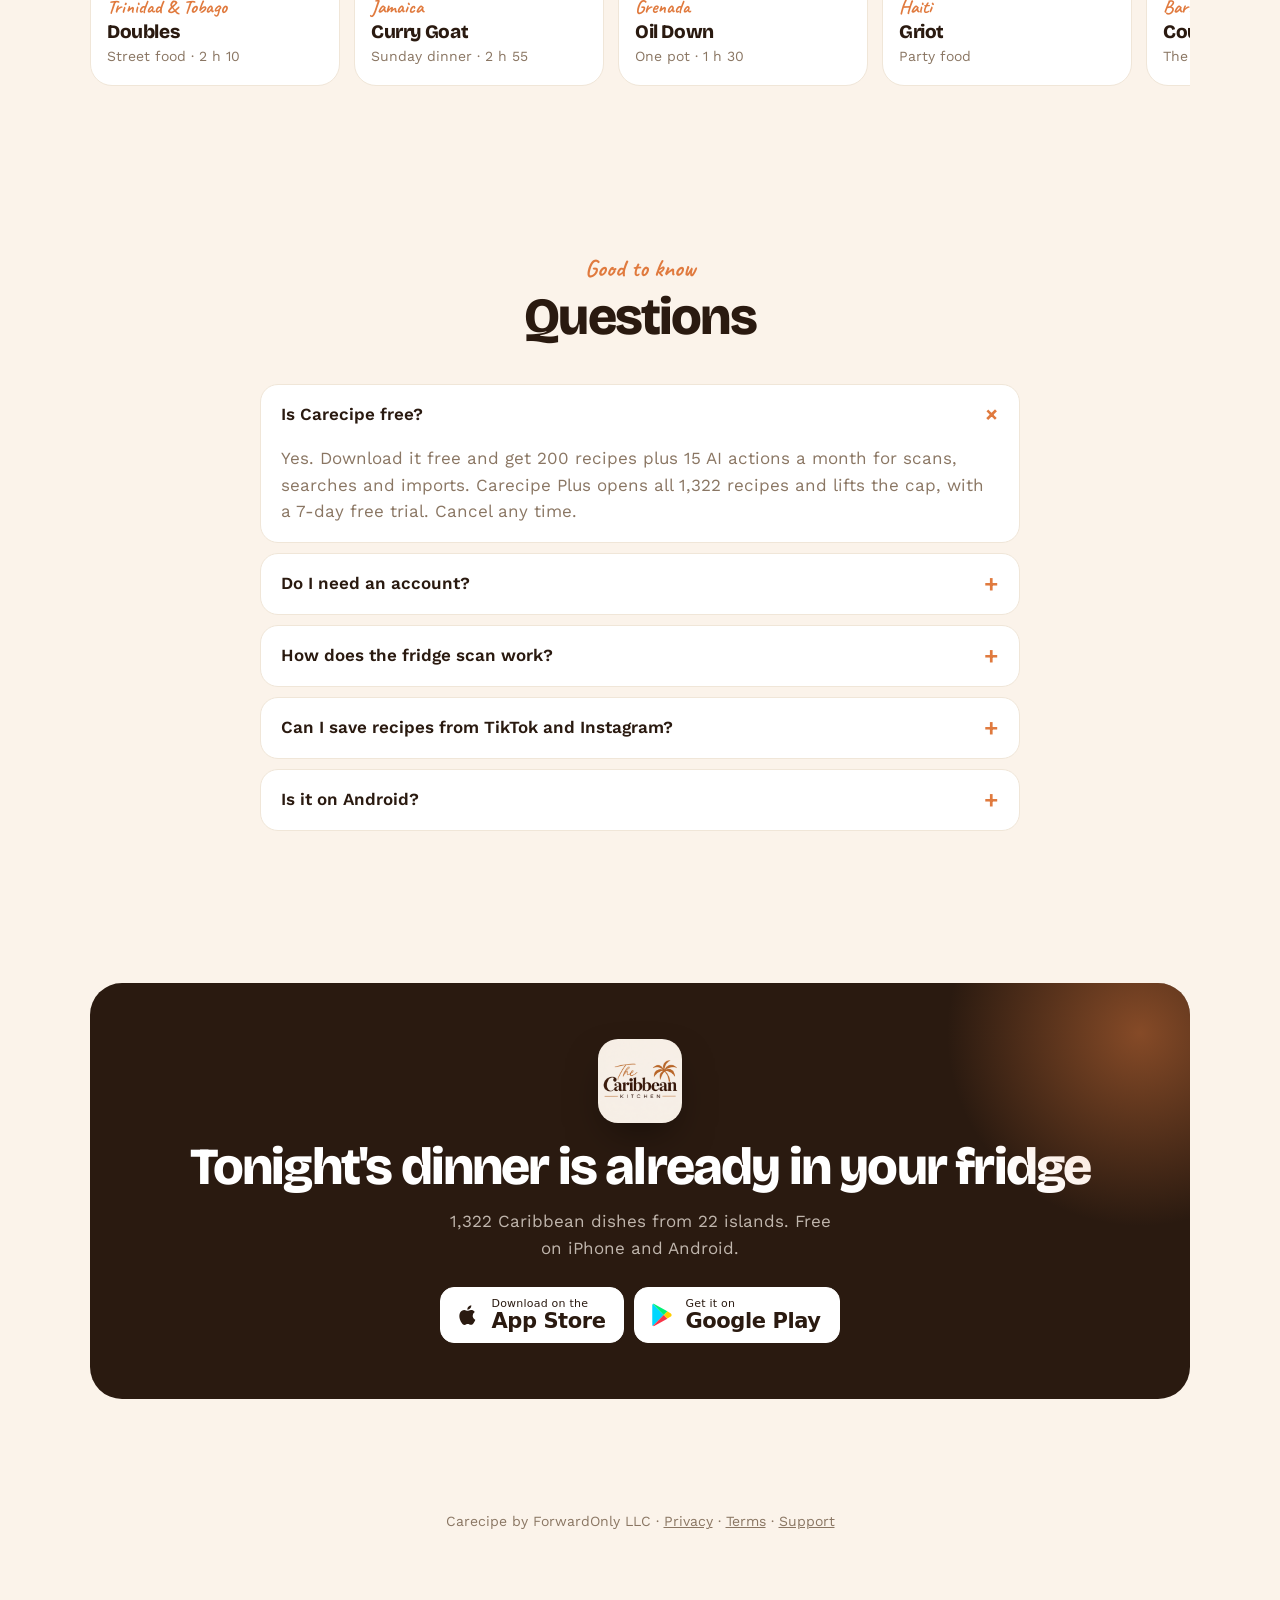
<file: app/index.html>
<!doctype html>
<html lang="en">
<head>
<meta charset="utf-8">
<meta name="viewport" content="width=device-width,initial-scale=1,viewport-fit=cover">
<title>Carecipe – Caribbean Recipes</title>
<meta name="description" content="1,322 Caribbean recipes from 22 islands. Scan your fridge to see what you can cook tonight. Free on iPhone and Android.">
<meta name="apple-itunes-app" content="app-id=6810801696">
<meta name="theme-color" content="#fbf3ea">
<meta property="og:title" content="Carecipe – Cook Caribbean tonight">
<meta property="og:description" content="1,322 dishes from 22 islands. Show it your fridge, it tells you what you can cook.">
<meta property="og:image" content="https://carecipe.forwardonlyllc.com/app/assets/og.jpg">
<link rel="canonical" href="https://carecipe.forwardonlyllc.com/">
<meta property="og:url" content="https://carecipe.forwardonlyllc.com/">
<meta name="twitter:card" content="summary_large_image">
<link rel="icon" href="assets/favicon.png">
<link rel="preconnect" href="https://fonts.googleapis.com"><link rel="preconnect" href="https://fonts.gstatic.com" crossorigin>
<link href="https://fonts.googleapis.com/css2?family=Bricolage+Grotesque:opsz,wght@12..96,600;12..96,800&family=Work+Sans:wght@400;500;600;700&family=Caveat:wght@700&display=swap" rel="stylesheet">
<link rel="stylesheet" href="assets/kit.css?v=2">
<style>
:root{--page:#fbf3ea;--card:#fff;--ink:#2a1a10;--ink2:#3a2a1e;--muted:#8a7663;--line:#f0e6d8;--tint:#f2e5d6;
  --accent:#e07a3e;--accent-deep:#c06a30;--paper:#fffdf9;--rule:#f0e3d2;--soft:#f0a86a;--warm:#e8c39d;--ok:#4a8f5b;
  --display:'Bricolage Grotesque',system-ui,sans-serif;--body:'Work Sans',system-ui,sans-serif;--hand:'Caveat',cursive}
body{background:var(--page);color:var(--ink);font:400 17px/1.55 var(--body)}
.wrap{max-width:1180px;margin:0 auto;padding:0 20px}
.kick{font:700 24px/1 var(--hand);color:var(--accent)}

.promo{background:var(--ink);color:#fbf3ea;text-align:center;font:500 14px/1.3 var(--body);padding:11px 16px}
.promo b{color:var(--soft);font-weight:600}

header{display:flex;align-items:center;justify-content:space-between;gap:12px;padding:16px 0}
.logo{display:flex;align-items:center;gap:12px;font:800 28px/1 var(--display);letter-spacing:-.03em;text-decoration:none}
.logo img{width:58px;height:58px;border-radius:15px;box-shadow:0 10px 22px -10px rgba(90,40,10,.55),0 0 0 1px rgba(90,40,10,.06)}
@media (min-width:760px){.logo{font-size:38px;gap:16px}.logo img{width:80px;height:80px;border-radius:20px}}
.logo i{width:8px;height:8px;border-radius:50%;background:var(--accent);margin-left:-8px;align-self:center;transform:translateY(9px)}
@media (min-width:760px){.logo i{width:10px;height:10px;margin-left:-11px;transform:translateY(12px)}}
nav{display:none;gap:30px;font:500 15px var(--body)}
nav a{text-decoration:none;color:var(--ink2)}nav a:hover{color:var(--accent)}
.pill{display:inline-flex;align-items:center;padding:11px 18px;border-radius:99px;background:var(--accent);color:#fff;
  text-decoration:none;font:600 15px/1 var(--body);box-shadow:0 8px 18px -8px rgba(224,122,62,.8)}

.hero{position:relative;text-align:center;padding:14px 0 0}
.stage::before{content:"";position:absolute;inset:8% 0 0;z-index:0;
  background:radial-gradient(closest-side at 50% 55%,rgba(240,168,106,.5),rgba(232,195,157,.32) 55%,rgba(251,243,234,0) 100%)}
.tag{display:inline-flex;align-items:center;gap:8px;padding:8px 16px;border-radius:99px;background:#fff;
  border:1px solid var(--line);box-shadow:0 2px 0 var(--line)}
.tag .kick{font-size:22px}
h1{font:800 clamp(40px,10.4vw,80px)/.98 var(--display);letter-spacing:-.045em;margin:18px auto 0;max-width:12ch;text-wrap:balance}
h1 em{font-style:normal;color:var(--accent)}
.sub{max-width:34ch;margin:16px auto 22px;color:var(--muted);font-size:18px;text-wrap:pretty}
.facts{display:flex;flex-wrap:wrap;justify-content:center;gap:8px;margin:22px auto 0;font:600 14px var(--body);color:var(--ink2)}
.facts span{padding:6px 12px;border-radius:99px;background:rgba(255,255,255,.7);border:1px solid var(--line)}
.android-note{margin-top:12px;font-size:14px;color:var(--muted)}

.stage{position:relative;height:clamp(450px,122vw,680px);margin:30px -20px 0;overflow:hidden}
.stage{-webkit-mask-image:linear-gradient(#000 calc(100% - 170px),transparent);mask-image:linear-gradient(#000 calc(100% - 170px),transparent)}
.stage .phone{position:absolute;left:50%;top:17%;--pw:clamp(196px,50vw,300px);transform:translateX(-50%);z-index:3}
.stage .p1,.stage .p3{--pw:clamp(160px,40vw,262px);top:27%;z-index:1}
.stage .p1{transform:translateX(-112%) rotate(-7deg)}
.stage .p3{transform:translateX(12%) rotate(7deg)}
.stage{--d:min(78vw,600px);--p:clamp(56px,15vw,100px)}
.orbit{position:absolute;left:50%;top:calc(var(--d) / 2 + var(--p) / 2 + 14px);z-index:2;width:var(--d);aspect-ratio:1;translate:-50% -50%;border-radius:50%;
  border:1.5px dashed rgba(224,122,62,.3);animation:spin 70s linear infinite}
.orbit img{position:absolute;left:50%;top:50%;width:var(--p);aspect-ratio:1;border-radius:50%;object-fit:cover;
  transform:translate(-50%,-50%) rotate(var(--a)) translateY(calc(var(--d) / -2)) rotate(calc(var(--a) * -1));
  box-shadow:0 14px 28px -10px rgba(90,40,10,.55);border:3px solid #fff}
@keyframes spin{to{rotate:360deg}}
.float{position:absolute;z-index:4;display:flex;align-items:center;gap:10px;padding:8px 14px 8px 8px;border-radius:16px;background:#fff;
  box-shadow:0 14px 30px -14px rgba(90,40,10,.4);font:600 14px/1.2 var(--body);text-align:left}
.float img{width:40px;height:40px;border-radius:50%}
.float small{display:block;font-weight:500;color:var(--muted);font-size:12px}
.f1{left:10px;top:40%}.f2{right:10px;top:70%}
@media (max-width:420px){.float{font-size:13px;padding:6px 12px 6px 6px}.float img{width:34px;height:34px}}
.float .bar{display:block;width:84px;height:6px;border-radius:9px;background:var(--line);margin-top:5px;overflow:hidden}
.float .bar i{display:block;height:100%;width:0;background:var(--ok);border-radius:9px;animation:fill 1.4s 1s cubic-bezier(.2,.8,.2,1) forwards}
@keyframes fill{to{width:89%}}
.float{animation:floaty 5s ease-in-out infinite}.f2{animation-delay:-2.5s}
@keyframes floaty{50%{translate:0 -8px}}

section{padding:76px 0}
.head{text-align:center;max-width:640px;margin:0 auto 40px}
h2{font:800 clamp(32px,6.4vw,52px)/1.02 var(--display);letter-spacing:-.035em;margin-top:8px;text-wrap:balance}
.head p{color:var(--muted);margin-top:14px;font-size:18px}

.steps{display:grid;gap:14px}
.step{background:var(--card);border-radius:22px;padding:22px;border:1px solid var(--line);display:grid;grid-template-columns:auto 1fr;gap:16px;align-items:start}
.step .n{font:700 40px/1 var(--hand);color:var(--accent);width:44px;height:44px;display:grid;place-items:center;border-radius:50%;background:#fbe9db}
.step h3{font:800 22px/1.15 var(--display);letter-spacing:-.02em}
.step p{color:var(--muted);margin-top:6px}

.split{display:grid;gap:36px;align-items:center}
.split .phone{--pw:min(280px,68vw);margin:0 auto;transform:rotate(-3deg)}
.split h2{text-align:left}
.list{list-style:none;padding:0;margin-top:22px;display:grid;gap:12px}
.list li{display:flex;gap:12px;align-items:flex-start;background:var(--card);border:1px solid var(--line);border-radius:18px;padding:14px 16px}
.list li b{display:block;font-weight:600}
.list li span{color:var(--muted);font-size:16px}
.tick{flex:none;width:28px;height:28px;border-radius:50%;background:#e8f2e6;color:var(--ok);display:grid;place-items:center;font-weight:700}
.tier{display:inline-block;margin-top:2px;font:700 22px/1 var(--hand);color:var(--ok)}

.islands{display:flex;flex-wrap:wrap;gap:10px;justify-content:center}
.isl{display:inline-flex;align-items:baseline;gap:8px;padding:12px 18px;border-radius:99px;background:var(--card);border:1px solid var(--line);font:600 16px var(--body)}
.isl small{font:500 14px var(--body);color:var(--muted)}
.isl.more{background:var(--ink);color:#fff;border-color:var(--ink)}

.dishes{display:grid;grid-auto-flow:column;grid-auto-columns:min(70%,250px);gap:14px;overflow-x:auto;scroll-snap-type:x mandatory;padding:4px 20px 18px;margin:0 -20px;scrollbar-width:none}
.dishes::-webkit-scrollbar{display:none}
.dish{scroll-snap-align:start;background:var(--card);border-radius:22px;overflow:hidden;border:1px solid var(--line)}
.dish img{aspect-ratio:1;width:100%;object-fit:cover}
.dish div{padding:14px 16px 16px}
.dish b{font:800 19px/1.15 var(--display);letter-spacing:-.02em;display:block}
.dish small{color:var(--muted);font-size:14px}
.dish .is{font:700 19px/1 var(--hand);color:var(--accent);display:block;margin-bottom:4px}

.faq{max-width:760px;margin:0 auto;display:grid;gap:10px}
details{background:var(--card);border:1px solid var(--line);border-radius:18px;padding:0 20px}
summary{cursor:pointer;list-style:none;display:flex;justify-content:space-between;gap:16px;padding:18px 0;font:600 17px/1.35 var(--body)}
summary::-webkit-details-marker{display:none}
summary::after{content:"+";font:600 24px/1 var(--body);color:var(--accent);transition:transform .2s}
details[open] summary::after{transform:rotate(45deg)}
details p{padding:0 0 18px;color:var(--muted)}

.end{background:var(--ink);color:#fbf3ea;border-radius:32px;padding:56px 24px;text-align:center;position:relative;overflow:hidden}
.end::after{content:"";position:absolute;width:420px;height:420px;border-radius:50%;right:-160px;top:-160px;background:radial-gradient(circle,rgba(224,122,62,.5),transparent 65%)}
.end img.icon{width:84px;height:84px;border-radius:20px;margin:0 auto 18px;box-shadow:0 18px 40px -12px rgba(0,0,0,.5)}
.end h2{color:#fff}
.end p{color:rgba(251,243,234,.72);margin:14px auto 26px;max-width:36ch}
.end .badge{background:#fff;color:var(--ink);border-color:#fff}
.end .badge.is-soon{background:transparent;color:#fff;border-color:rgba(255,255,255,.3)}

footer{padding:36px 0 110px;text-align:center;color:var(--muted);font-size:14px}
footer a{color:var(--muted)}

/* Saw it on TikTok: a video becoming a recipe card */
h2 u{text-decoration:none;background:linear-gradient(transparent 62%,rgba(240,168,106,.55) 62%)}
.save{display:grid;gap:40px;align-items:center}
.flow{position:relative;height:clamp(440px,124vw,540px);max-width:480px;margin:0 auto;width:100%}
.video{position:absolute;left:0;top:6%;width:52%;aspect-ratio:9/16;border-radius:24px;overflow:hidden;background:#111;transform:rotate(-6deg);box-shadow:0 30px 50px -24px rgba(42,26,16,.6)}
.video img{width:100%;height:100%;object-fit:cover}
.video::after{content:"";position:absolute;inset:0;background:linear-gradient(transparent 55%,rgba(0,0,0,.75))}
.video p{position:absolute;left:12px;right:12px;bottom:14px;z-index:1;color:#fff;font:600 13px/1.35 var(--body)}
.video p small{display:block;font-weight:500;opacity:.8}
.video .play{position:absolute;z-index:1;left:50%;top:42%;width:48px;height:48px;margin:-24px;border-radius:50%;background:rgba(255,255,255,.28);backdrop-filter:blur(6px);display:grid;place-items:center}
.share{position:absolute;z-index:3;left:38%;top:0;display:flex;align-items:center;gap:8px;padding:10px 14px 10px 10px;border-radius:16px;background:#fff;
  box-shadow:0 16px 30px -12px rgba(42,26,16,.45);font:600 14px var(--body);animation:bob 3s ease-in-out infinite}
.share img{width:30px;height:30px;border-radius:8px}
@keyframes bob{50%{transform:translateY(-7px)}}
.recipe{position:absolute;right:0;top:14%;width:66%;background:var(--paper);border-radius:6px;padding:22px 18px 18px;transform:rotate(3deg);
  box-shadow:0 30px 60px -26px rgba(42,26,16,.55),0 1px 0 var(--line);
  background-image:repeating-linear-gradient(transparent 0 27px,var(--rule) 27px 28px);background-position:0 92px}
.recipe::before{content:"";position:absolute;top:-12px;left:50%;width:90px;height:26px;transform:translateX(-50%) rotate(-3deg);background:rgba(240,168,106,.55)}
.recipe .is{font:700 20px/1 var(--hand);color:var(--accent)}
.recipe h3{font:800 28px/1 var(--display);letter-spacing:-.03em;margin-top:2px}
.recipe .meta{font:500 12.5px var(--body);color:var(--muted);margin-top:4px}
.recipe ul{list-style:none;padding:0;margin:14px 0 0;font:500 13.5px/28px var(--body)}
.recipe li{display:grid;grid-template-columns:62px 1fr;font-variant-numeric:tabular-nums}
.recipe li b{font-weight:700;color:var(--accent-deep)}
.recipe .credit{margin-top:8px;font:600 12px var(--body);color:var(--muted)}
.how{list-style:none;padding:0;margin:0;display:grid;gap:12px;counter-reset:s}
.how li{counter-increment:s;background:var(--card);border:1px solid var(--line);border-radius:22px;padding:18px 20px 18px 72px;position:relative}
.how li::before{content:counter(s);position:absolute;left:18px;top:16px;width:38px;height:38px;border-radius:50%;background:#fbe9db;color:var(--accent-deep);display:grid;place-items:center;font:700 26px/1 var(--hand)}
.how b{display:block;font:800 20px/1.2 var(--display);letter-spacing:-.02em}
.how p{color:var(--muted);margin-top:4px;font-size:16px}
.works{text-align:center;margin-top:56px}
.works h3{font:800 clamp(26px,5.6vw,38px)/1.05 var(--display);letter-spacing:-.03em;margin:6px 0 22px}
.sources{display:flex;flex-wrap:wrap;justify-content:center;gap:10px}
.sources span{padding:12px 18px;border-radius:14px;background:var(--card);border:1px solid var(--line);font:600 16px var(--body);transition:transform .2s,border-color .2s}
.sources span:hover{transform:scale(1.06);border-color:var(--soft)}
.sources i{font-style:normal;color:var(--accent);margin-right:6px}

/* Motion: things grow when you touch them, and come into focus as you scroll (from design 4, turned up) */
.reveal{opacity:0;transform:translateY(28px) scale(.96);filter:blur(8px);transition:opacity .8s ease,transform .8s cubic-bezier(.2,.8,.2,1),filter .8s ease}
.reveal.in{opacity:1;transform:none;filter:none}
.stagger>*{opacity:0}
.in .stagger>*,.stagger.in>*{opacity:1;animation:popin .55s cubic-bezier(.3,1.5,.5,1) backwards;animation-delay:calc(var(--i,0) * 80ms + .2s)}
@keyframes popin{from{opacity:0;transform:scale(.8) translateY(10px)}}
.badge,.pill,.stickybar a,.isl,.dish,.step,details{transition:transform .25s cubic-bezier(.3,1.5,.5,1),box-shadow .25s ease,border-color .2s}
.badge:hover,.pill:hover{transform:scale(1.05)}
.badge:active,.pill:active,.stickybar a:active{transform:scale(.96)}
.isl:hover,.step:hover{transform:scale(1.04)}
.dish:hover{transform:translateY(-4px) scale(1.02);box-shadow:0 20px 40px -20px rgba(90,40,10,.4)}
[data-hero-cta] .badge,.hero .tag,.pill{animation:grow .7s cubic-bezier(.3,1.5,.5,1) backwards}
[data-hero-cta] .badge:nth-child(2){animation-delay:.12s}
@keyframes grow{from{opacity:0;transform:scale(.7)}}
[data-hero-cta] .badge[data-store="ios"]::after{content:"";position:absolute;inset:-4px;border-radius:17px;border:2px solid var(--accent);opacity:0;animation:ring 3.2s 1.5s ease-out infinite;pointer-events:none}
@keyframes ring{0%{opacity:.7;transform:scale(.96)}70%,100%{opacity:0;transform:scale(1.14)}}
.list li{transition:transform .25s}
.list li:hover{transform:translateX(4px)}
@media (prefers-reduced-motion:reduce){.reveal,.stagger>*{opacity:1!important;transform:none;filter:none}.orbit,.share,.float{animation:none}}
@media (min-width:760px){.save{grid-template-columns:1fr 1fr;gap:56px}}

@media (min-width:760px){
  .steps{grid-template-columns:repeat(3,1fr)}
  .step{grid-template-columns:1fr}
  .split{grid-template-columns:1fr 1fr;gap:60px}
  .split.flip .phone{order:2}
  .float{font-size:15px}.f1{left:10%;top:42%}.f2{right:10%;top:66%}
}
@media (min-width:1000px){nav{display:flex}.wrap{padding:0 40px}.dishes{grid-auto-columns:250px;margin:0;padding:4px 0 18px}}
</style>
</head>
<body>
<div class="promo">Free on iPhone &amp; Android · <b>200 recipes open</b> · no ads</div>
<div class="wrap">
  <header>
    <a class="logo" href="#top" aria-label="Carecipe home"><img src="assets/icon.png" alt="">Carecipe<i></i></a>
    <nav aria-label="Sections"><a href="#how">How it works</a><a href="#tonight">Cook tonight</a><a href="#save">Save from TikTok</a><a href="#islands">Islands</a><a href="#dishes">Dishes</a><a href="#faq">FAQ</a></nav>
    <a class="pill" data-store="ios" href="https://apps.apple.com/app/id6810801696">Get the app</a>
  </header>

  <main id="top">
    <section class="hero" style="padding-bottom:0">
      <span class="tag"><span class="kick">1,322 dishes · 22 islands</span></span>
      <h1>Cook Caribbean <em>tonight</em>, with what you've got</h1>
      <p class="sub">Show Carecipe your fridge. It tells you which Caribbean dishes you can make right now, then walks you through them step by step.</p>
      <div class="badges" data-hero-cta>
        <a class="badge" data-store="ios" href="https://apps.apple.com/app/id6810801696"><svg viewBox="0 0 24 24" fill="currentColor" aria-hidden="true"><path d="M16.37 12.62c-.02-2.3 1.88-3.4 1.96-3.46-1.07-1.56-2.73-1.77-3.32-1.8-1.41-.14-2.76.83-3.47.83-.72 0-1.82-.81-3-.79-1.54.02-2.96.9-3.76 2.27-1.6 2.78-.41 6.9 1.15 9.16.76 1.1 1.67 2.34 2.86 2.3 1.15-.05 1.58-.74 2.97-.74 1.38 0 1.77.74 2.98.72 1.23-.02 2.01-1.12 2.76-2.23.87-1.28 1.23-2.52 1.25-2.58-.03-.01-2.4-.92-2.42-3.66zM14.1 5.88c.63-.77 1.06-1.83.94-2.89-.91.04-2.01.61-2.67 1.37-.58.67-1.1 1.76-.96 2.8 1.02.08 2.06-.52 2.69-1.28z"/></svg><span><small>Download on the</small><b>App Store</b></span></a>
        <a class="badge" data-store="android" href="https://play.google.com/store/apps/details?id=com.carecipe.app"><svg viewBox="0 0 24 24" aria-hidden="true"><path fill="#00d7fe" d="M3.6 1.8 13.5 12 3.6 22.2c-.4-.2-.6-.6-.6-1.1V2.9c0-.5.2-.9.6-1.1z"/><path fill="#ffce00" d="m16.9 8.6 3.3 1.9c.9.5.9 2.4 0 2.9l-3.3 1.9L13.5 12z"/><path fill="#00f076" d="M3.6 1.8c.3-.2.8-.2 1.2 0l12.1 6.8-3.4 3.4z"/><path fill="#f83548" d="m13.5 12 3.4 3.4-12.1 6.8c-.4.2-.9.2-1.2 0z"/></svg><span><small>Get it on</small><b>Google Play</b></span><em class="soon">Soon</em></a>
      </div>
      
      <div class="facts"><span>1,322 recipes</span><span>22 islands</span><span>Checked by Caribbean cooks</span><span>No ads</span></div>

      <div class="stage" aria-hidden="true">
        <div class="phone p1"><img src="assets/screens/07-countries.jpg" alt=""></div>
        <div class="phone p3"><img src="assets/screens/04-recipe.jpg" alt=""></div>
        <div class="orbit">
          <img src="assets/dish/ackee.jpg" alt="" style="--a:0deg"><img src="assets/dish/doubles.jpg" alt="" style="--a:45deg">
          <img src="assets/dish/curry-goat.jpg" alt="" style="--a:90deg"><img src="assets/dish/griot.jpg" alt="" style="--a:135deg">
          <img src="assets/dish/oil-down.jpg" alt="" style="--a:180deg"><img src="assets/dish/escovitch.jpg" alt="" style="--a:225deg">
          <img src="assets/dish/pepperpot.jpg" alt="" style="--a:270deg"><img src="assets/dish/sorrel.jpg" alt="" style="--a:315deg">
        </div>
        <div class="phone p2"><img src="assets/screens/01-whattocook.jpg" alt=""></div>
        <div class="float f1"><img src="assets/dish/ackee.jpg" alt=""><span>Ackee &amp; Saltfish<small>You have 8 of 9</small><span class="bar"><i></i></span></span></div>
        <div class="float f2"><img src="assets/dish/curry-goat.jpg" alt=""><span>Curry Goat<small>Jamaica · Sunday dinner</small></span></div>
      </div>
    </section>

    <section id="how">
      <div class="head reveal"><span class="kick">Not sure what to cook?</span><h2>From fridge to plate in three taps</h2></div>
      <div class="steps stagger reveal">
        <div class="step"><span class="n">1</span><div><h3>Snap your fridge</h3><p>Or your cupboard, or a shopping bag. Carecipe lists what it sees, and you fix anything it got wrong.</p></div></div>
        <div class="step"><span class="n">2</span><div><h3>See what you can cook</h3><p>Dishes you can make tonight come first, then the ones that are one or two things short.</p></div></div>
        <div class="step"><span class="n">3</span><div><h3>Cook it step by step</h3><p>One step at a time, big and clear, with timers built in. The screen stays on while you cook.</p></div></div>
      </div>
    </section>

    <section id="tonight">
      <div class="split">
        <div class="phone reveal"><img src="assets/screens/03-results.jpg" alt="Carecipe ranking dishes by how many ingredients you already have"></div>
        <div class="reveal">
          <span class="kick">Made for what you have</span>
          <h2>Know what's for dinner before you open a cookbook</h2>
          <ul class="list">
            <li><span class="tick">✓</span><div><b>Cook it tonight</b><span>You have everything. Start now.</span></div></li>
            <li><span class="tick">✓</span><div><b>Almost there</b><span>Missing one or two things, named on the card, one tap to your list.</span></div></li>
            <li><span class="tick">✓</span><div><b>Ask in plain words</b><span>"Something with saltfish." "Sunday lunch for six." "Quick, and the kids will eat it."</span></div></li>
          </ul>
        </div>
      </div>
    </section>

    <section id="save">
      <div class="head reveal"><span class="kick">Save from TikTok &amp; Instagram</span><h2>Saw it on TikTok? <u>Cook it tonight.</u></h2>
        <p>Tap Share, then Carecipe. The video becomes a clean recipe card with ingredients, steps and the creator's credit.</p></div>
      <div class="save">
        <div class="flow reveal" aria-hidden="true">
          <div class="video"><img src="assets/dish/doubles.jpg" alt=""><span class="play"><svg width="18" height="18" viewBox="0 0 24 24" fill="#fff"><path d="M7 4v16l13-8z"/></svg></span>
            <p>@yourfavouritecook<small>proper Trini doubles, no shortcuts 🔥</small></p></div>
          <div class="share"><img src="assets/icon.png" alt="">Share → Carecipe</div>
          <div class="recipe">
            <span class="is">Trinidad &amp; Tobago</span>
            <h3>Doubles</h3>
            <p class="meta">2 h 10 · serves 6 · from TikTok</p>
            <ul class="stagger">
              <li><b>400 g</b>flour</li><li><b>2 tins</b>chickpeas</li><li><b>2 tbsp</b>curry powder</li>
              <li><b>1 tsp</b>turmeric</li><li><b>1 tsp</b>geera (cumin)</li><li><b>1 tbsp</b>green seasoning</li><li><b>4</b>garlic cloves</li>
            </ul>
            <p class="credit">Credit kept: @yourfavouritecook</p>
          </div>
        </div>
        <ol class="how">
          <li class="reveal"><b>Tap Share on the post</b><p>Pick Carecipe from the share sheet. No copying, no screenshots.</p></li>
          <li class="reveal"><b>Carecipe does the reading</b><p>It reads the caption, or listens to the video when the recipe is only said out loud.</p></li>
          <li class="reveal"><b>Check it, save it, cook it</b><p>Every line is tappable to fix, and quantities scale to your table.</p></li>
        </ol>
      </div>
      <div class="works reveal">
        <span class="kick">Works with</span><h3>Wherever you found it</h3>
        <div class="sources stagger"><span><i>▶</i>TikTok</span><span><i>◎</i>Instagram</span><span><i>▶</i>YouTube</span><span><i>↗</i>Any website</span><span><i>✎</i>Grandma's handwritten card</span><span><i>¶</i>Pasted text</span><span><i>◉</i>A photo of a cookbook</span></div>
      </div>
    </section>

    <section id="islands">
      <div class="head reveal"><span class="kick">Every island's kitchen</span><h2>Recipes from all 22 islands</h2><p>Each one with a photo, the story behind the dish, and quantities that scale to your table.</p></div>
      <div class="islands reveal stagger">
        <span class="isl">Trinidad &amp; Tobago <small>90</small></span><span class="isl">Jamaica <small>88</small></span><span class="isl">Guyana <small>86</small></span>
        <span class="isl">Barbados <small>81</small></span><span class="isl">Puerto Rico <small>81</small></span><span class="isl">Dominican Republic <small>79</small></span>
        <span class="isl">Grenada <small>77</small></span><span class="isl">Haiti <small>77</small></span><span class="isl">Cuba <small>75</small></span>
        <span class="isl">St Lucia <small>57</small></span><span class="isl">St Vincent <small>55</small></span><span class="isl">Bahamas <small>53</small></span>
        <span class="isl more">+ 10 more islands</span>
      </div>
    </section>

    <section id="dishes" style="padding-top:20px">
      <div class="head reveal"><span class="kick">On the menu</span><h2>What people are cooking</h2></div>
      <div class="dishes reveal stagger">
        <article class="dish"><img src="assets/dish/doubles.jpg" alt="Doubles" loading="lazy"><div><span class="is">Trinidad &amp; Tobago</span><b>Doubles</b><small>Street food · 2 h 10</small></div></article>
        <article class="dish"><img src="assets/dish/curry-goat.jpg" alt="Curry goat" loading="lazy"><div><span class="is">Jamaica</span><b>Curry Goat</b><small>Sunday dinner · 2 h 55</small></div></article>
        <article class="dish"><img src="assets/dish/oil-down.jpg" alt="Oil down" loading="lazy"><div><span class="is">Grenada</span><b>Oil Down</b><small>One pot · 1 h 30</small></div></article>
        <article class="dish"><img src="assets/dish/griot.jpg" alt="Griot" loading="lazy"><div><span class="is">Haiti</span><b>Griot</b><small>Party food</small></div></article>
        <article class="dish"><img src="assets/dish/cou-cou.jpg" alt="Cou-cou and flying fish" loading="lazy"><div><span class="is">Barbados</span><b>Cou-Cou &amp; Flying Fish</b><small>The national dish</small></div></article>
        <article class="dish"><img src="assets/dish/mofongo.jpg" alt="Mofongo" loading="lazy"><div><span class="is">Puerto Rico</span><b>Mofongo</b><small>Plantain, garlic, crackling</small></div></article>
      </div>
    </section>

    <section id="faq">
      <div class="head reveal"><span class="kick">Good to know</span><h2>Questions</h2></div>
      <div class="faq reveal">
        <details open><summary>Is Carecipe free?</summary><p>Yes. Download it free and get 200 recipes plus 15 AI actions a month for scans, searches and imports. Carecipe Plus opens all 1,322 recipes and lifts the cap, with a 7-day free trial. Cancel any time.</p></details>
        <details><summary>Do I need an account?</summary><p>No. There's nothing to sign up for. Your recipes live on your phone.</p></details>
        <details><summary>How does the fridge scan work?</summary><p>Take a photo of your fridge, cupboard or shopping. Carecipe lists the ingredients it sees, you tidy up anything it got wrong, and it ranks dishes by how much of each one you can already make.</p></details>
        <details><summary>Can I save recipes from TikTok and Instagram?</summary><p>Yes. Tap Share on the post, choose Carecipe, and you get a clean recipe with the creator's credit kept on it. Links, pasted text and photos of cookbook pages work too.</p></details>
        <details><summary>Is it on Android?</summary><p>Yes. Carecipe is on iPhone and Android. Tap the Google Play badge to get it.</p></details>
      </div>
    </section>

    <section data-end-cta>
      <div class="end reveal">
        <img class="icon" src="assets/icon.png" alt="">
        <h2>Tonight&#39;s dinner is already in your fridge</h2>
        <p>1,322 Caribbean dishes from 22 islands. Free on iPhone and Android.</p>
        <div class="badges">
          <a class="badge" data-store="ios" href="https://apps.apple.com/app/id6810801696"><svg viewBox="0 0 24 24" fill="currentColor" aria-hidden="true"><path d="M16.37 12.62c-.02-2.3 1.88-3.4 1.96-3.46-1.07-1.56-2.73-1.77-3.32-1.8-1.41-.14-2.76.83-3.47.83-.72 0-1.82-.81-3-.79-1.54.02-2.96.9-3.76 2.27-1.6 2.78-.41 6.9 1.15 9.16.76 1.1 1.67 2.34 2.86 2.3 1.15-.05 1.58-.74 2.97-.74 1.38 0 1.77.74 2.98.72 1.23-.02 2.01-1.12 2.76-2.23.87-1.28 1.23-2.52 1.25-2.58-.03-.01-2.4-.92-2.42-3.66zM14.1 5.88c.63-.77 1.06-1.83.94-2.89-.91.04-2.01.61-2.67 1.37-.58.67-1.1 1.76-.96 2.8 1.02.08 2.06-.52 2.69-1.28z"/></svg><span><small>Download on the</small><b>App Store</b></span></a>
          <a class="badge" data-store="android" href="https://play.google.com/store/apps/details?id=com.carecipe.app"><svg viewBox="0 0 24 24" aria-hidden="true"><path fill="#00d7fe" d="M3.6 1.8 13.5 12 3.6 22.2c-.4-.2-.6-.6-.6-1.1V2.9c0-.5.2-.9.6-1.1z"/><path fill="#ffce00" d="m16.9 8.6 3.3 1.9c.9.5.9 2.4 0 2.9l-3.3 1.9L13.5 12z"/><path fill="#00f076" d="M3.6 1.8c.3-.2.8-.2 1.2 0l12.1 6.8-3.4 3.4z"/><path fill="#f83548" d="m13.5 12 3.4 3.4-12.1 6.8c-.4.2-.9.2-1.2 0z"/></svg><span><small>Get it on</small><b>Google Play</b></span><em class="soon">Soon</em></a>
        </div>
      </div>
    </section>
  </main>

  <footer>Carecipe by ForwardOnly LLC · <a href="../privacy.html">Privacy</a> · <a href="../terms.html">Terms</a> · <a href="mailto:carecipesupport@forwardonlyllc.com">Support</a></footer>
</div>

<div class="stickybar" role="complementary" aria-label="Download Carecipe">
  <img src="assets/icon.png" alt=""><p>Carecipe<small>Free · 1,322 Caribbean recipes</small></p>
  <a data-store="auto" href="https://apps.apple.com/app/id6810801696">Get</a>
</div>
<script>document.querySelectorAll(".stagger").forEach(function(g){[].forEach.call(g.children,function(c,i){c.style.setProperty("--i",i)})})</script>
<script src="assets/store.js?v=2"></script>
</body>
</html>
</file>
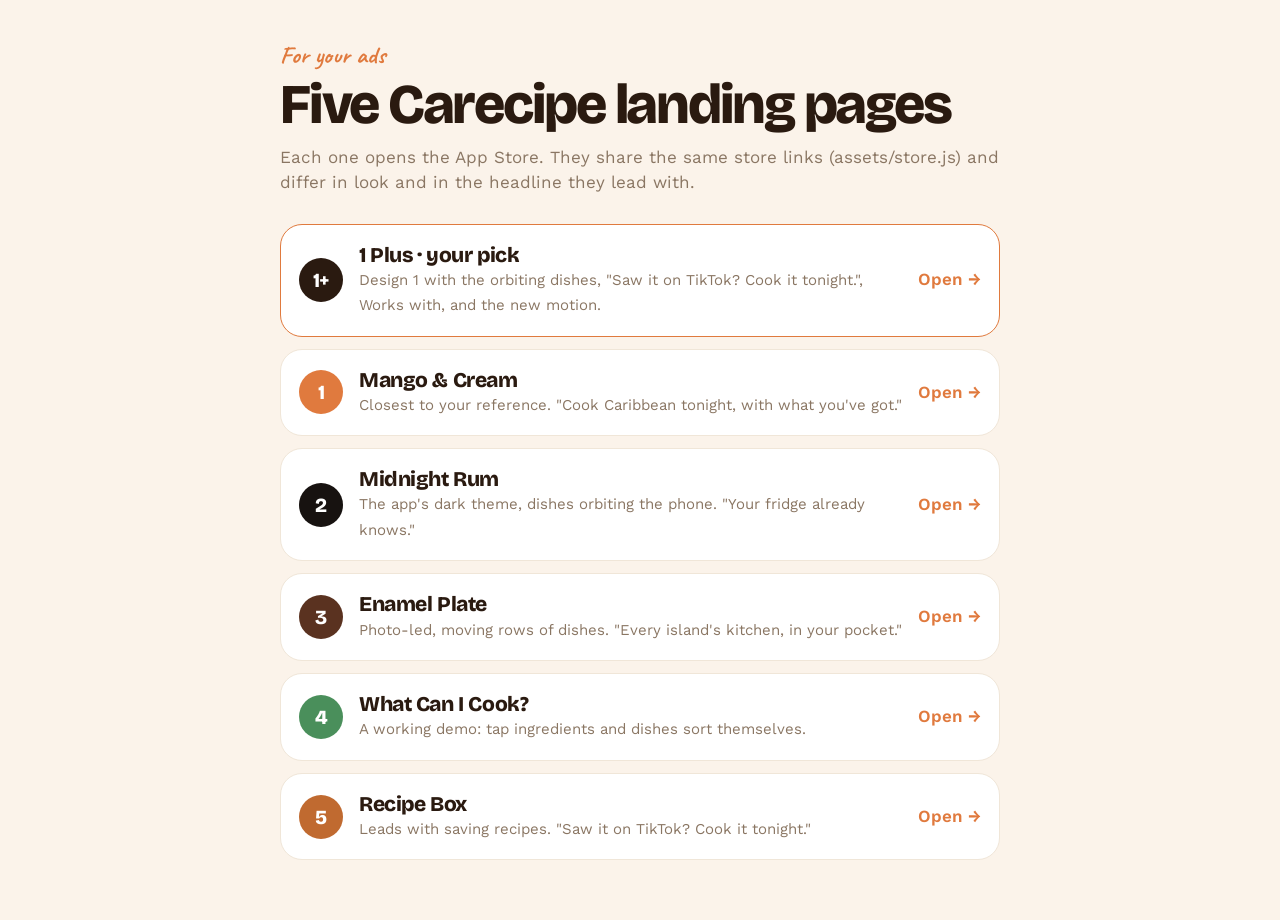
<file: try/index.html>
<!doctype html>
<html lang="en">
<head>
<meta charset="utf-8">
<meta name="viewport" content="width=device-width,initial-scale=1">
<title>Carecipe Landing Pages</title>
<meta name="robots" content="noindex">
<link rel="icon" href="assets/favicon.png">
<link href="https://fonts.googleapis.com/css2?family=Bricolage+Grotesque:opsz,wght@12..96,800&family=Work+Sans:wght@400;600&family=Caveat:wght@700&display=swap" rel="stylesheet">
<link rel="stylesheet" href="assets/kit.css">
<style>
body{background:#fbf3ea;color:#2a1a10;font:400 17px/1.5 'Work Sans',system-ui,sans-serif}
main{max-width:760px;margin:0 auto;padding:40px 20px 60px}
.kick{font:700 24px 'Caveat',cursive;color:#e07a3e}
h1{font:800 clamp(36px,8vw,56px)/1 'Bricolage Grotesque',sans-serif;letter-spacing:-.04em;margin:6px 0 12px}
p.lead{color:#8a7663;margin-bottom:28px}
ol{list-style:none;padding:0;display:grid;gap:12px}
a.opt{display:grid;grid-template-columns:auto 1fr auto;gap:16px;align-items:center;padding:18px;border-radius:22px;background:#fff;border:1px solid #f0e6d8;text-decoration:none}
a.opt:hover{border-color:#e07a3e}
.n{width:44px;height:44px;border-radius:50%;display:grid;place-items:center;font:800 20px 'Bricolage Grotesque';color:#fff}
b{display:block;font:800 21px/1.15 'Bricolage Grotesque',sans-serif;letter-spacing:-.02em}
small{color:#8a7663;font-size:15px}
.go{color:#e07a3e;font-weight:600}
</style>
</head>
<body>
<main>
  <span class="kick">For your ads</span>
  <h1>Five Carecipe landing pages</h1>
  <p class="lead">Each one opens the App Store. They share the same store links (assets/store.js) and differ in look and in the headline they lead with.</p>
  <ol>
    <li><a class="opt" href="1-plus/" style="border-color:#e07a3e"><span class="n" style="background:#2a1a10">1+</span><span><b>1 Plus · your pick</b><small>Design 1 with the orbiting dishes, "Saw it on TikTok? Cook it tonight.", Works with, and the new motion.</small></span><span class="go">Open →</span></a></li>
    <li><a class="opt" href="1/"><span class="n" style="background:#e07a3e">1</span><span><b>Mango &amp; Cream</b><small>Closest to your reference. "Cook Caribbean tonight, with what you've got."</small></span><span class="go">Open →</span></a></li>
    <li><a class="opt" href="2/"><span class="n" style="background:#171210">2</span><span><b>Midnight Rum</b><small>The app's dark theme, dishes orbiting the phone. "Your fridge already knows."</small></span><span class="go">Open →</span></a></li>
    <li><a class="opt" href="3/"><span class="n" style="background:#5a3220">3</span><span><b>Enamel Plate</b><small>Photo-led, moving rows of dishes. "Every island's kitchen, in your pocket."</small></span><span class="go">Open →</span></a></li>
    <li><a class="opt" href="4/"><span class="n" style="background:#4a8f5b">4</span><span><b>What Can I Cook?</b><small>A working demo: tap ingredients and dishes sort themselves.</small></span><span class="go">Open →</span></a></li>
    <li><a class="opt" href="5/"><span class="n" style="background:#c06a30">5</span><span><b>Recipe Box</b><small>Leads with saving recipes. "Saw it on TikTok? Cook it tonight."</small></span><span class="go">Open →</span></a></li>
  </ol>
</main>
</body>
</html>
</file>
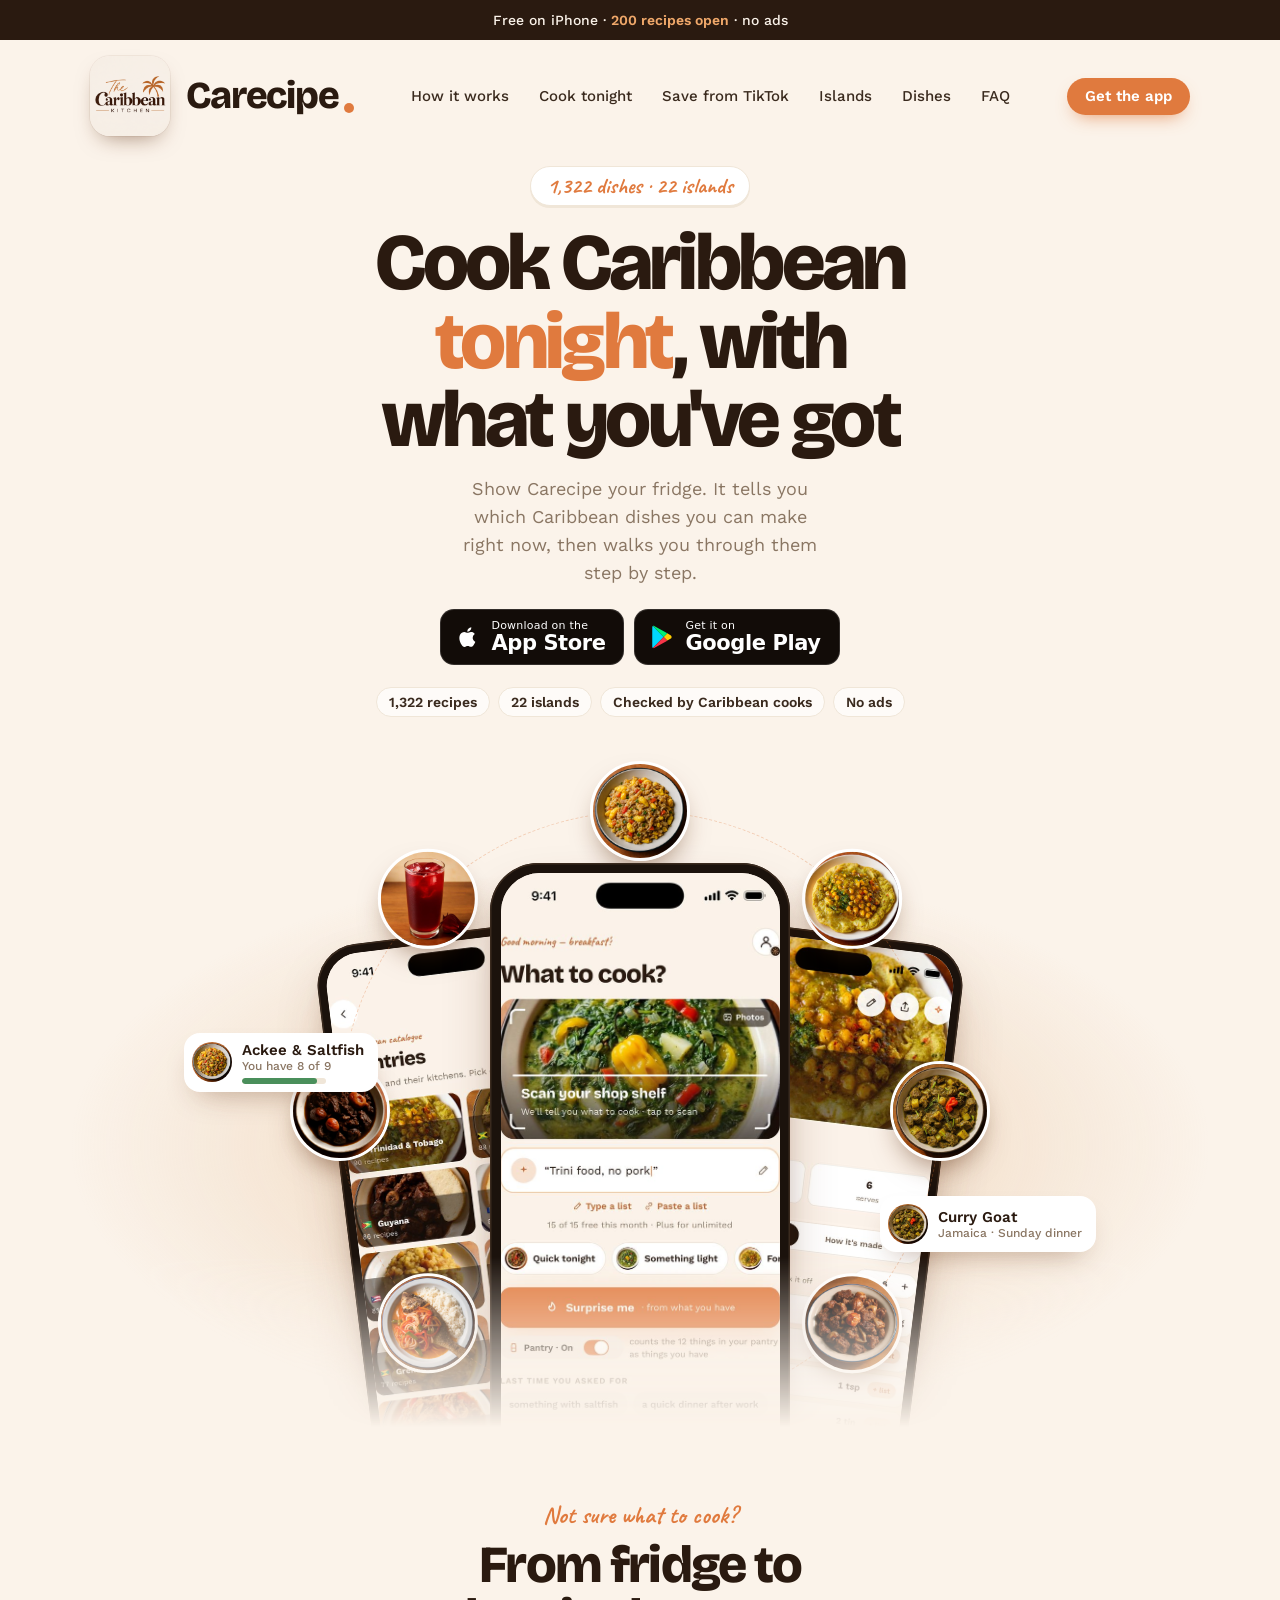
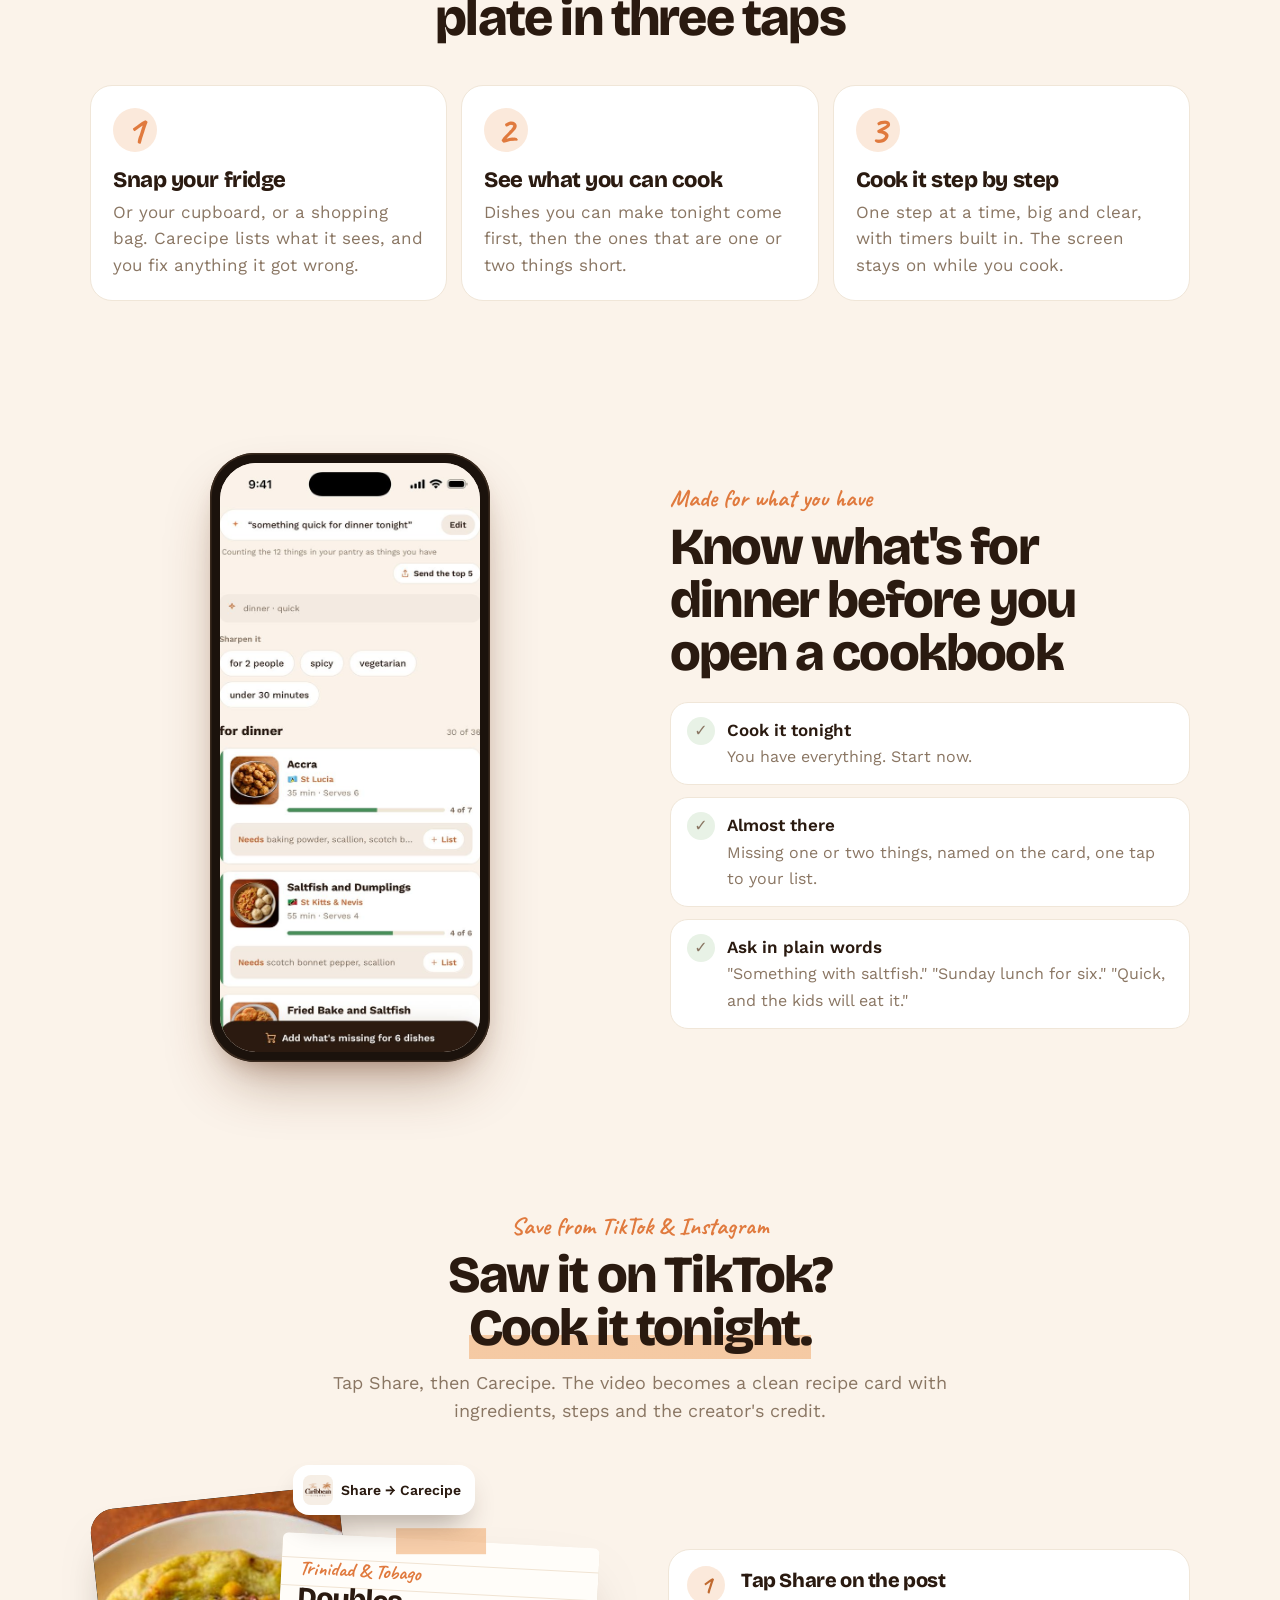
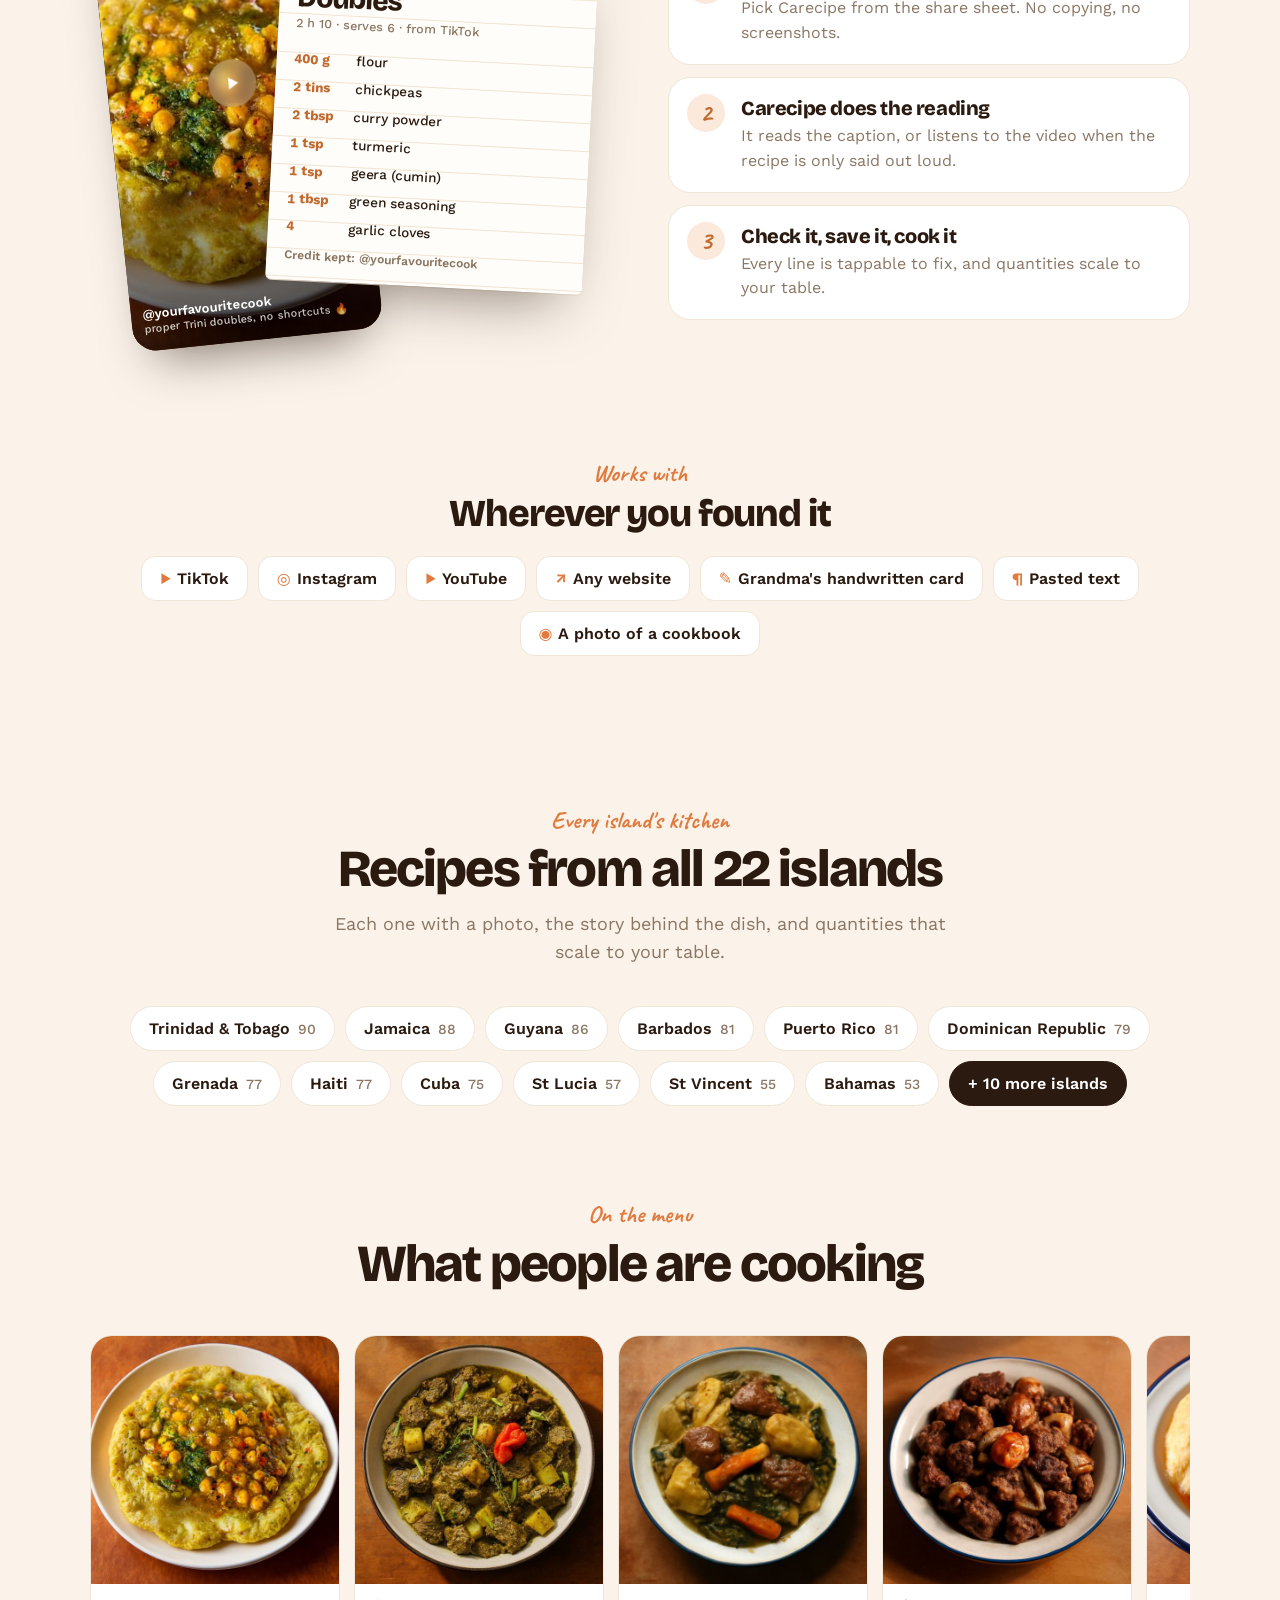
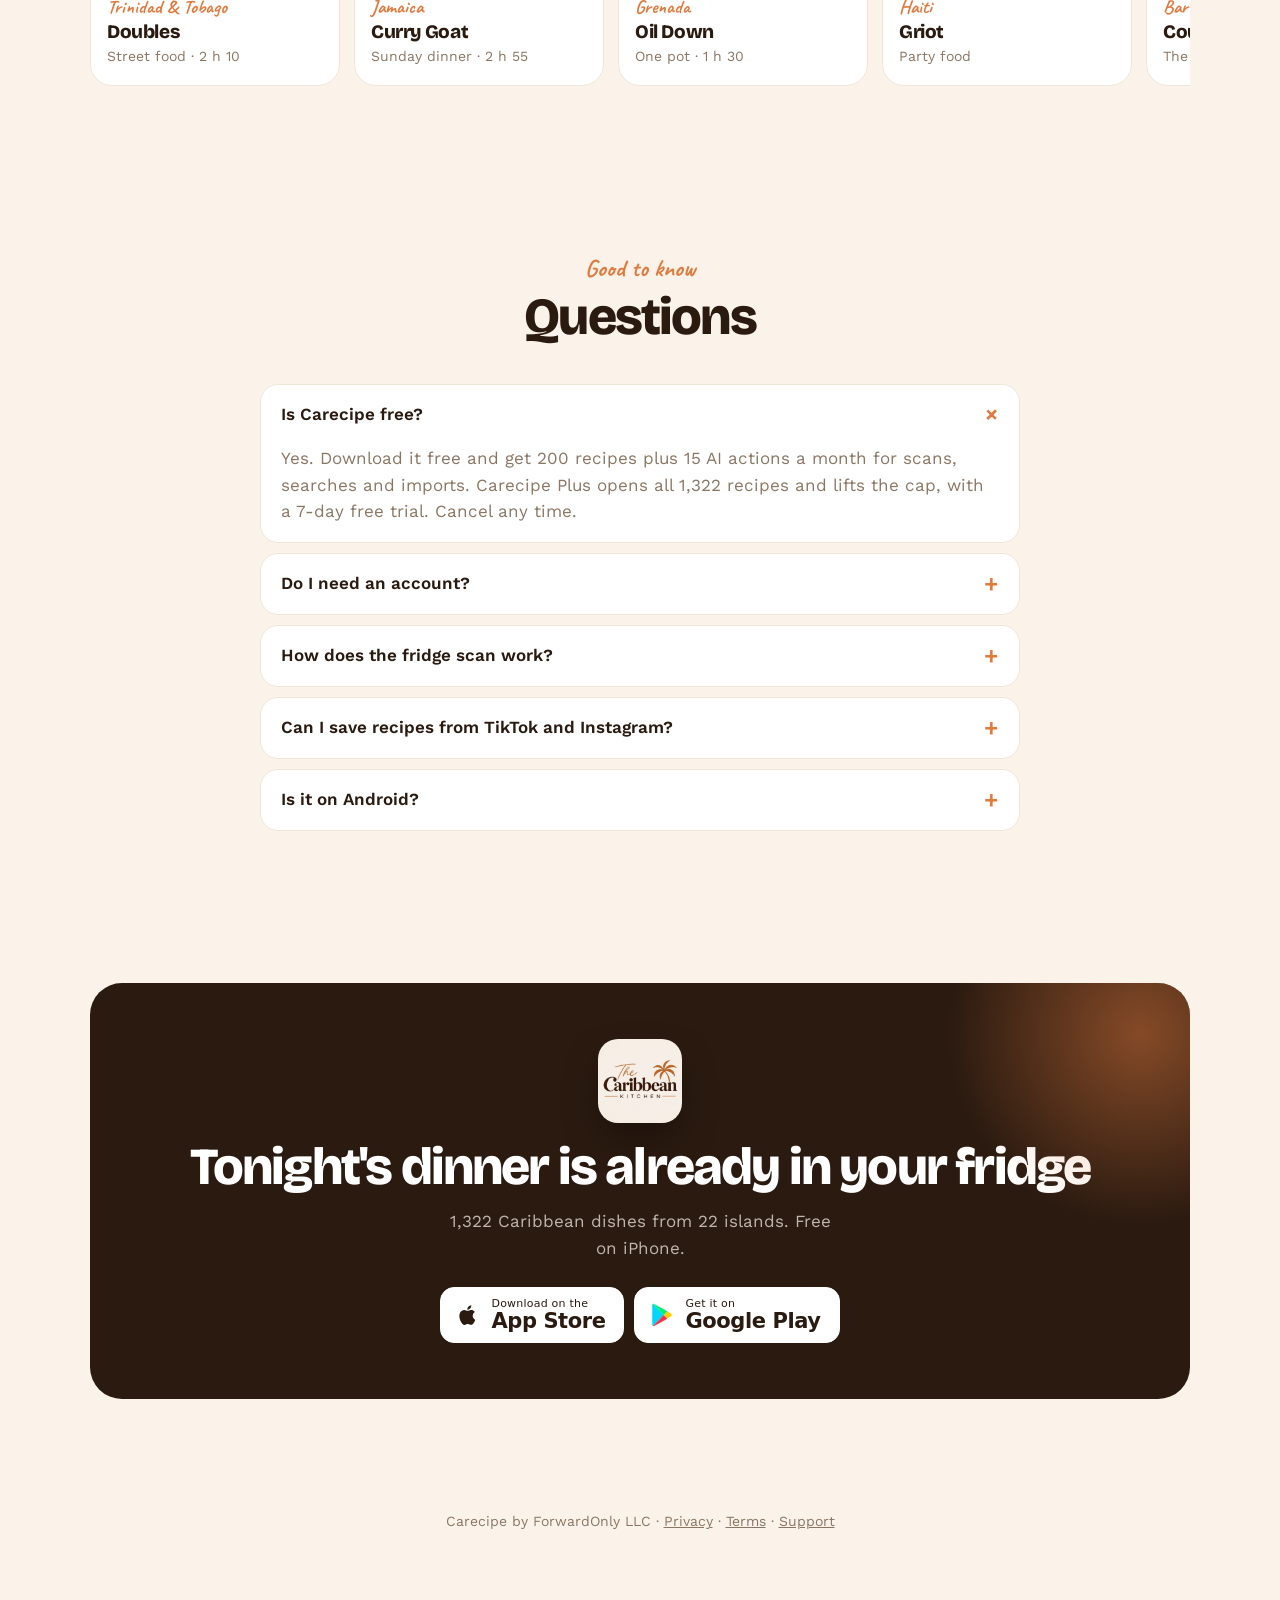
<file: try/1-plus/index.html>
<!doctype html>
<html lang="en">
<head>
<meta charset="utf-8">
<meta name="viewport" content="width=device-width,initial-scale=1,viewport-fit=cover">
<title>Carecipe – Caribbean Recipes</title>
<meta name="description" content="1,322 Caribbean recipes from 22 islands. Scan your fridge to see what you can cook tonight. Free on iPhone.">
<meta name="apple-itunes-app" content="app-id=6810801696">
<meta name="theme-color" content="#fbf3ea">
<meta property="og:title" content="Carecipe – Cook Caribbean tonight">
<meta property="og:description" content="1,322 dishes from 22 islands. Show it your fridge, it tells you what you can cook.">
<meta property="og:image" content="https://forwardonlyjhaye.github.io/carecipe-legal/try/assets/og.jpg">
<link rel="icon" href="../assets/favicon.png">
<link rel="preconnect" href="https://fonts.googleapis.com"><link rel="preconnect" href="https://fonts.gstatic.com" crossorigin>
<link href="https://fonts.googleapis.com/css2?family=Bricolage+Grotesque:opsz,wght@12..96,600;12..96,800&family=Work+Sans:wght@400;500;600;700&family=Caveat:wght@700&display=swap" rel="stylesheet">
<link rel="stylesheet" href="../assets/kit.css">
<style>
:root{--page:#fbf3ea;--card:#fff;--ink:#2a1a10;--ink2:#3a2a1e;--muted:#8a7663;--line:#f0e6d8;--tint:#f2e5d6;
  --accent:#e07a3e;--accent-deep:#c06a30;--paper:#fffdf9;--rule:#f0e3d2;--soft:#f0a86a;--warm:#e8c39d;--ok:#4a8f5b;
  --display:'Bricolage Grotesque',system-ui,sans-serif;--body:'Work Sans',system-ui,sans-serif;--hand:'Caveat',cursive}
body{background:var(--page);color:var(--ink);font:400 17px/1.55 var(--body)}
.wrap{max-width:1180px;margin:0 auto;padding:0 20px}
.kick{font:700 24px/1 var(--hand);color:var(--accent)}

.promo{background:var(--ink);color:#fbf3ea;text-align:center;font:500 14px/1.3 var(--body);padding:11px 16px}
.promo b{color:var(--soft);font-weight:600}

header{display:flex;align-items:center;justify-content:space-between;gap:12px;padding:16px 0}
.logo{display:flex;align-items:center;gap:12px;font:800 28px/1 var(--display);letter-spacing:-.03em;text-decoration:none}
.logo img{width:58px;height:58px;border-radius:15px;box-shadow:0 10px 22px -10px rgba(90,40,10,.55),0 0 0 1px rgba(90,40,10,.06)}
@media (min-width:760px){.logo{font-size:38px;gap:16px}.logo img{width:80px;height:80px;border-radius:20px}}
.logo i{width:8px;height:8px;border-radius:50%;background:var(--accent);margin-left:-8px;align-self:center;transform:translateY(9px)}
@media (min-width:760px){.logo i{width:10px;height:10px;margin-left:-11px;transform:translateY(12px)}}
nav{display:none;gap:30px;font:500 15px var(--body)}
nav a{text-decoration:none;color:var(--ink2)}nav a:hover{color:var(--accent)}
.pill{display:inline-flex;align-items:center;padding:11px 18px;border-radius:99px;background:var(--accent);color:#fff;
  text-decoration:none;font:600 15px/1 var(--body);box-shadow:0 8px 18px -8px rgba(224,122,62,.8)}

.hero{position:relative;text-align:center;padding:14px 0 0}
.stage::before{content:"";position:absolute;inset:8% 0 0;z-index:0;
  background:radial-gradient(closest-side at 50% 55%,rgba(240,168,106,.5),rgba(232,195,157,.32) 55%,rgba(251,243,234,0) 100%)}
.tag{display:inline-flex;align-items:center;gap:8px;padding:8px 16px;border-radius:99px;background:#fff;
  border:1px solid var(--line);box-shadow:0 2px 0 var(--line)}
.tag .kick{font-size:22px}
h1{font:800 clamp(40px,10.4vw,80px)/.98 var(--display);letter-spacing:-.045em;margin:18px auto 0;max-width:12ch;text-wrap:balance}
h1 em{font-style:normal;color:var(--accent)}
.sub{max-width:34ch;margin:16px auto 22px;color:var(--muted);font-size:18px;text-wrap:pretty}
.facts{display:flex;flex-wrap:wrap;justify-content:center;gap:8px;margin:22px auto 0;font:600 14px var(--body);color:var(--ink2)}
.facts span{padding:6px 12px;border-radius:99px;background:rgba(255,255,255,.7);border:1px solid var(--line)}
.android-note{margin-top:12px;font-size:14px;color:var(--muted)}

.stage{position:relative;height:clamp(450px,122vw,680px);margin:30px -20px 0;overflow:hidden}
.stage{-webkit-mask-image:linear-gradient(#000 calc(100% - 170px),transparent);mask-image:linear-gradient(#000 calc(100% - 170px),transparent)}
.stage .phone{position:absolute;left:50%;top:17%;--pw:clamp(196px,50vw,300px);transform:translateX(-50%);z-index:3}
.stage .p1,.stage .p3{--pw:clamp(160px,40vw,262px);top:27%;z-index:1}
.stage .p1{transform:translateX(-112%) rotate(-7deg)}
.stage .p3{transform:translateX(12%) rotate(7deg)}
.stage{--d:min(78vw,600px);--p:clamp(56px,15vw,100px)}
.orbit{position:absolute;left:50%;top:calc(var(--d) / 2 + var(--p) / 2 + 14px);z-index:2;width:var(--d);aspect-ratio:1;translate:-50% -50%;border-radius:50%;
  border:1.5px dashed rgba(224,122,62,.3);animation:spin 70s linear infinite}
.orbit img{position:absolute;left:50%;top:50%;width:var(--p);aspect-ratio:1;border-radius:50%;object-fit:cover;
  transform:translate(-50%,-50%) rotate(var(--a)) translateY(calc(var(--d) / -2)) rotate(calc(var(--a) * -1));
  box-shadow:0 14px 28px -10px rgba(90,40,10,.55);border:3px solid #fff}
@keyframes spin{to{rotate:360deg}}
.float{position:absolute;z-index:4;display:flex;align-items:center;gap:10px;padding:8px 14px 8px 8px;border-radius:16px;background:#fff;
  box-shadow:0 14px 30px -14px rgba(90,40,10,.4);font:600 14px/1.2 var(--body);text-align:left}
.float img{width:40px;height:40px;border-radius:50%}
.float small{display:block;font-weight:500;color:var(--muted);font-size:12px}
.f1{left:10px;top:40%}.f2{right:10px;top:70%}
@media (max-width:420px){.float{font-size:13px;padding:6px 12px 6px 6px}.float img{width:34px;height:34px}}
.float .bar{display:block;width:84px;height:6px;border-radius:9px;background:var(--line);margin-top:5px;overflow:hidden}
.float .bar i{display:block;height:100%;width:0;background:var(--ok);border-radius:9px;animation:fill 1.4s 1s cubic-bezier(.2,.8,.2,1) forwards}
@keyframes fill{to{width:89%}}
.float{animation:floaty 5s ease-in-out infinite}.f2{animation-delay:-2.5s}
@keyframes floaty{50%{translate:0 -8px}}

section{padding:76px 0}
.head{text-align:center;max-width:640px;margin:0 auto 40px}
h2{font:800 clamp(32px,6.4vw,52px)/1.02 var(--display);letter-spacing:-.035em;margin-top:8px;text-wrap:balance}
.head p{color:var(--muted);margin-top:14px;font-size:18px}

.steps{display:grid;gap:14px}
.step{background:var(--card);border-radius:22px;padding:22px;border:1px solid var(--line);display:grid;grid-template-columns:auto 1fr;gap:16px;align-items:start}
.step .n{font:700 40px/1 var(--hand);color:var(--accent);width:44px;height:44px;display:grid;place-items:center;border-radius:50%;background:#fbe9db}
.step h3{font:800 22px/1.15 var(--display);letter-spacing:-.02em}
.step p{color:var(--muted);margin-top:6px}

.split{display:grid;gap:36px;align-items:center}
.split .phone{--pw:min(280px,68vw);margin:0 auto;transform:rotate(-3deg)}
.split h2{text-align:left}
.list{list-style:none;padding:0;margin-top:22px;display:grid;gap:12px}
.list li{display:flex;gap:12px;align-items:flex-start;background:var(--card);border:1px solid var(--line);border-radius:18px;padding:14px 16px}
.list li b{display:block;font-weight:600}
.list li span{color:var(--muted);font-size:16px}
.tick{flex:none;width:28px;height:28px;border-radius:50%;background:#e8f2e6;color:var(--ok);display:grid;place-items:center;font-weight:700}
.tier{display:inline-block;margin-top:2px;font:700 22px/1 var(--hand);color:var(--ok)}

.islands{display:flex;flex-wrap:wrap;gap:10px;justify-content:center}
.isl{display:inline-flex;align-items:baseline;gap:8px;padding:12px 18px;border-radius:99px;background:var(--card);border:1px solid var(--line);font:600 16px var(--body)}
.isl small{font:500 14px var(--body);color:var(--muted)}
.isl.more{background:var(--ink);color:#fff;border-color:var(--ink)}

.dishes{display:grid;grid-auto-flow:column;grid-auto-columns:min(70%,250px);gap:14px;overflow-x:auto;scroll-snap-type:x mandatory;padding:4px 20px 18px;margin:0 -20px;scrollbar-width:none}
.dishes::-webkit-scrollbar{display:none}
.dish{scroll-snap-align:start;background:var(--card);border-radius:22px;overflow:hidden;border:1px solid var(--line)}
.dish img{aspect-ratio:1;width:100%;object-fit:cover}
.dish div{padding:14px 16px 16px}
.dish b{font:800 19px/1.15 var(--display);letter-spacing:-.02em;display:block}
.dish small{color:var(--muted);font-size:14px}
.dish .is{font:700 19px/1 var(--hand);color:var(--accent);display:block;margin-bottom:4px}

.faq{max-width:760px;margin:0 auto;display:grid;gap:10px}
details{background:var(--card);border:1px solid var(--line);border-radius:18px;padding:0 20px}
summary{cursor:pointer;list-style:none;display:flex;justify-content:space-between;gap:16px;padding:18px 0;font:600 17px/1.35 var(--body)}
summary::-webkit-details-marker{display:none}
summary::after{content:"+";font:600 24px/1 var(--body);color:var(--accent);transition:transform .2s}
details[open] summary::after{transform:rotate(45deg)}
details p{padding:0 0 18px;color:var(--muted)}

.end{background:var(--ink);color:#fbf3ea;border-radius:32px;padding:56px 24px;text-align:center;position:relative;overflow:hidden}
.end::after{content:"";position:absolute;width:420px;height:420px;border-radius:50%;right:-160px;top:-160px;background:radial-gradient(circle,rgba(224,122,62,.5),transparent 65%)}
.end img.icon{width:84px;height:84px;border-radius:20px;margin:0 auto 18px;box-shadow:0 18px 40px -12px rgba(0,0,0,.5)}
.end h2{color:#fff}
.end p{color:rgba(251,243,234,.72);margin:14px auto 26px;max-width:36ch}
.end .badge{background:#fff;color:var(--ink);border-color:#fff}
.end .badge.is-soon{background:transparent;color:#fff;border-color:rgba(255,255,255,.3)}

footer{padding:36px 0 110px;text-align:center;color:var(--muted);font-size:14px}
footer a{color:var(--muted)}

/* Saw it on TikTok: a video becoming a recipe card */
h2 u{text-decoration:none;background:linear-gradient(transparent 62%,rgba(240,168,106,.55) 62%)}
.save{display:grid;gap:40px;align-items:center}
.flow{position:relative;height:clamp(440px,124vw,540px);max-width:480px;margin:0 auto;width:100%}
.video{position:absolute;left:0;top:6%;width:52%;aspect-ratio:9/16;border-radius:24px;overflow:hidden;background:#111;transform:rotate(-6deg);box-shadow:0 30px 50px -24px rgba(42,26,16,.6)}
.video img{width:100%;height:100%;object-fit:cover}
.video::after{content:"";position:absolute;inset:0;background:linear-gradient(transparent 55%,rgba(0,0,0,.75))}
.video p{position:absolute;left:12px;right:12px;bottom:14px;z-index:1;color:#fff;font:600 13px/1.35 var(--body)}
.video p small{display:block;font-weight:500;opacity:.8}
.video .play{position:absolute;z-index:1;left:50%;top:42%;width:48px;height:48px;margin:-24px;border-radius:50%;background:rgba(255,255,255,.28);backdrop-filter:blur(6px);display:grid;place-items:center}
.share{position:absolute;z-index:3;left:38%;top:0;display:flex;align-items:center;gap:8px;padding:10px 14px 10px 10px;border-radius:16px;background:#fff;
  box-shadow:0 16px 30px -12px rgba(42,26,16,.45);font:600 14px var(--body);animation:bob 3s ease-in-out infinite}
.share img{width:30px;height:30px;border-radius:8px}
@keyframes bob{50%{transform:translateY(-7px)}}
.recipe{position:absolute;right:0;top:14%;width:66%;background:var(--paper);border-radius:6px;padding:22px 18px 18px;transform:rotate(3deg);
  box-shadow:0 30px 60px -26px rgba(42,26,16,.55),0 1px 0 var(--line);
  background-image:repeating-linear-gradient(transparent 0 27px,var(--rule) 27px 28px);background-position:0 92px}
.recipe::before{content:"";position:absolute;top:-12px;left:50%;width:90px;height:26px;transform:translateX(-50%) rotate(-3deg);background:rgba(240,168,106,.55)}
.recipe .is{font:700 20px/1 var(--hand);color:var(--accent)}
.recipe h3{font:800 28px/1 var(--display);letter-spacing:-.03em;margin-top:2px}
.recipe .meta{font:500 12.5px var(--body);color:var(--muted);margin-top:4px}
.recipe ul{list-style:none;padding:0;margin:14px 0 0;font:500 13.5px/28px var(--body)}
.recipe li{display:grid;grid-template-columns:62px 1fr;font-variant-numeric:tabular-nums}
.recipe li b{font-weight:700;color:var(--accent-deep)}
.recipe .credit{margin-top:8px;font:600 12px var(--body);color:var(--muted)}
.how{list-style:none;padding:0;margin:0;display:grid;gap:12px;counter-reset:s}
.how li{counter-increment:s;background:var(--card);border:1px solid var(--line);border-radius:22px;padding:18px 20px 18px 72px;position:relative}
.how li::before{content:counter(s);position:absolute;left:18px;top:16px;width:38px;height:38px;border-radius:50%;background:#fbe9db;color:var(--accent-deep);display:grid;place-items:center;font:700 26px/1 var(--hand)}
.how b{display:block;font:800 20px/1.2 var(--display);letter-spacing:-.02em}
.how p{color:var(--muted);margin-top:4px;font-size:16px}
.works{text-align:center;margin-top:56px}
.works h3{font:800 clamp(26px,5.6vw,38px)/1.05 var(--display);letter-spacing:-.03em;margin:6px 0 22px}
.sources{display:flex;flex-wrap:wrap;justify-content:center;gap:10px}
.sources span{padding:12px 18px;border-radius:14px;background:var(--card);border:1px solid var(--line);font:600 16px var(--body);transition:transform .2s,border-color .2s}
.sources span:hover{transform:scale(1.06);border-color:var(--soft)}
.sources i{font-style:normal;color:var(--accent);margin-right:6px}

/* Motion: things grow when you touch them, and come into focus as you scroll (from design 4, turned up) */
.reveal{opacity:0;transform:translateY(28px) scale(.96);filter:blur(8px);transition:opacity .8s ease,transform .8s cubic-bezier(.2,.8,.2,1),filter .8s ease}
.reveal.in{opacity:1;transform:none;filter:none}
.stagger>*{opacity:0}
.in .stagger>*,.stagger.in>*{opacity:1;animation:popin .55s cubic-bezier(.3,1.5,.5,1) backwards;animation-delay:calc(var(--i,0) * 80ms + .2s)}
@keyframes popin{from{opacity:0;transform:scale(.8) translateY(10px)}}
.badge,.pill,.stickybar a,.isl,.dish,.step,details{transition:transform .25s cubic-bezier(.3,1.5,.5,1),box-shadow .25s ease,border-color .2s}
.badge:hover,.pill:hover{transform:scale(1.05)}
.badge:active,.pill:active,.stickybar a:active{transform:scale(.96)}
.isl:hover,.step:hover{transform:scale(1.04)}
.dish:hover{transform:translateY(-4px) scale(1.02);box-shadow:0 20px 40px -20px rgba(90,40,10,.4)}
[data-hero-cta] .badge,.hero .tag,.pill{animation:grow .7s cubic-bezier(.3,1.5,.5,1) backwards}
[data-hero-cta] .badge:nth-child(2){animation-delay:.12s}
@keyframes grow{from{opacity:0;transform:scale(.7)}}
[data-hero-cta] .badge[data-store="ios"]::after{content:"";position:absolute;inset:-4px;border-radius:17px;border:2px solid var(--accent);opacity:0;animation:ring 3.2s 1.5s ease-out infinite;pointer-events:none}
@keyframes ring{0%{opacity:.7;transform:scale(.96)}70%,100%{opacity:0;transform:scale(1.14)}}
.list li{transition:transform .25s}
.list li:hover{transform:translateX(4px)}
@media (prefers-reduced-motion:reduce){.reveal,.stagger>*{opacity:1!important;transform:none;filter:none}.orbit,.share,.float{animation:none}}
@media (min-width:760px){.save{grid-template-columns:1fr 1fr;gap:56px}}

@media (min-width:760px){
  .steps{grid-template-columns:repeat(3,1fr)}
  .step{grid-template-columns:1fr}
  .split{grid-template-columns:1fr 1fr;gap:60px}
  .split.flip .phone{order:2}
  .float{font-size:15px}.f1{left:10%;top:42%}.f2{right:10%;top:66%}
}
@media (min-width:1000px){nav{display:flex}.wrap{padding:0 40px}.dishes{grid-auto-columns:250px;margin:0;padding:4px 0 18px}}
</style>
</head>
<body>
<div class="promo">Free on iPhone · <b>200 recipes open</b> · no ads</div>
<div class="wrap">
  <header>
    <a class="logo" href="#top" aria-label="Carecipe home"><img src="../assets/icon.png" alt="">Carecipe<i></i></a>
    <nav aria-label="Sections"><a href="#how">How it works</a><a href="#tonight">Cook tonight</a><a href="#save">Save from TikTok</a><a href="#islands">Islands</a><a href="#dishes">Dishes</a><a href="#faq">FAQ</a></nav>
    <a class="pill" data-store="ios" href="https://apps.apple.com/app/id6810801696">Get the app</a>
  </header>

  <main id="top">
    <section class="hero" style="padding-bottom:0">
      <span class="tag"><span class="kick">1,322 dishes · 22 islands</span></span>
      <h1>Cook Caribbean <em>tonight</em>, with what you've got</h1>
      <p class="sub">Show Carecipe your fridge. It tells you which Caribbean dishes you can make right now, then walks you through them step by step.</p>
      <div class="badges" data-hero-cta>
        <a class="badge" data-store="ios" href="https://apps.apple.com/app/id6810801696"><svg viewBox="0 0 24 24" fill="currentColor" aria-hidden="true"><path d="M16.37 12.62c-.02-2.3 1.88-3.4 1.96-3.46-1.07-1.56-2.73-1.77-3.32-1.8-1.41-.14-2.76.83-3.47.83-.72 0-1.82-.81-3-.79-1.54.02-2.96.9-3.76 2.27-1.6 2.78-.41 6.9 1.15 9.16.76 1.1 1.67 2.34 2.86 2.3 1.15-.05 1.58-.74 2.97-.74 1.38 0 1.77.74 2.98.72 1.23-.02 2.01-1.12 2.76-2.23.87-1.28 1.23-2.52 1.25-2.58-.03-.01-2.4-.92-2.42-3.66zM14.1 5.88c.63-.77 1.06-1.83.94-2.89-.91.04-2.01.61-2.67 1.37-.58.67-1.1 1.76-.96 2.8 1.02.08 2.06-.52 2.69-1.28z"/></svg><span><small>Download on the</small><b>App Store</b></span></a>
        <a class="badge" data-store="android"><svg viewBox="0 0 24 24" aria-hidden="true"><path fill="#00d7fe" d="M3.6 1.8 13.5 12 3.6 22.2c-.4-.2-.6-.6-.6-1.1V2.9c0-.5.2-.9.6-1.1z"/><path fill="#ffce00" d="m16.9 8.6 3.3 1.9c.9.5.9 2.4 0 2.9l-3.3 1.9L13.5 12z"/><path fill="#00f076" d="M3.6 1.8c.3-.2.8-.2 1.2 0l12.1 6.8-3.4 3.4z"/><path fill="#f83548" d="m13.5 12 3.4 3.4-12.1 6.8c-.4.2-.9.2-1.2 0z"/></svg><span><small>Get it on</small><b>Google Play</b></span><em class="soon">Soon</em></a>
      </div>
      <p class="android-note">On Android? Carecipe is coming to Google Play soon.</p>
      <div class="facts"><span>1,322 recipes</span><span>22 islands</span><span>Checked by Caribbean cooks</span><span>No ads</span></div>

      <div class="stage" aria-hidden="true">
        <div class="phone p1"><img src="../assets/screens/07-countries.jpg" alt=""></div>
        <div class="phone p3"><img src="../assets/screens/04-recipe.jpg" alt=""></div>
        <div class="orbit">
          <img src="../assets/dish/ackee.jpg" alt="" style="--a:0deg"><img src="../assets/dish/doubles.jpg" alt="" style="--a:45deg">
          <img src="../assets/dish/curry-goat.jpg" alt="" style="--a:90deg"><img src="../assets/dish/griot.jpg" alt="" style="--a:135deg">
          <img src="../assets/dish/oil-down.jpg" alt="" style="--a:180deg"><img src="../assets/dish/escovitch.jpg" alt="" style="--a:225deg">
          <img src="../assets/dish/pepperpot.jpg" alt="" style="--a:270deg"><img src="../assets/dish/sorrel.jpg" alt="" style="--a:315deg">
        </div>
        <div class="phone p2"><img src="../assets/screens/01-whattocook.jpg" alt=""></div>
        <div class="float f1"><img src="../assets/dish/ackee.jpg" alt=""><span>Ackee &amp; Saltfish<small>You have 8 of 9</small><span class="bar"><i></i></span></span></div>
        <div class="float f2"><img src="../assets/dish/curry-goat.jpg" alt=""><span>Curry Goat<small>Jamaica · Sunday dinner</small></span></div>
      </div>
    </section>

    <section id="how">
      <div class="head reveal"><span class="kick">Not sure what to cook?</span><h2>From fridge to plate in three taps</h2></div>
      <div class="steps stagger reveal">
        <div class="step"><span class="n">1</span><div><h3>Snap your fridge</h3><p>Or your cupboard, or a shopping bag. Carecipe lists what it sees, and you fix anything it got wrong.</p></div></div>
        <div class="step"><span class="n">2</span><div><h3>See what you can cook</h3><p>Dishes you can make tonight come first, then the ones that are one or two things short.</p></div></div>
        <div class="step"><span class="n">3</span><div><h3>Cook it step by step</h3><p>One step at a time, big and clear, with timers built in. The screen stays on while you cook.</p></div></div>
      </div>
    </section>

    <section id="tonight">
      <div class="split">
        <div class="phone reveal"><img src="../assets/screens/03-results.jpg" alt="Carecipe ranking dishes by how many ingredients you already have"></div>
        <div class="reveal">
          <span class="kick">Made for what you have</span>
          <h2>Know what's for dinner before you open a cookbook</h2>
          <ul class="list">
            <li><span class="tick">✓</span><div><b>Cook it tonight</b><span>You have everything. Start now.</span></div></li>
            <li><span class="tick">✓</span><div><b>Almost there</b><span>Missing one or two things, named on the card, one tap to your list.</span></div></li>
            <li><span class="tick">✓</span><div><b>Ask in plain words</b><span>"Something with saltfish." "Sunday lunch for six." "Quick, and the kids will eat it."</span></div></li>
          </ul>
        </div>
      </div>
    </section>

    <section id="save">
      <div class="head reveal"><span class="kick">Save from TikTok &amp; Instagram</span><h2>Saw it on TikTok? <u>Cook it tonight.</u></h2>
        <p>Tap Share, then Carecipe. The video becomes a clean recipe card with ingredients, steps and the creator's credit.</p></div>
      <div class="save">
        <div class="flow reveal" aria-hidden="true">
          <div class="video"><img src="../assets/dish/doubles.jpg" alt=""><span class="play"><svg width="18" height="18" viewBox="0 0 24 24" fill="#fff"><path d="M7 4v16l13-8z"/></svg></span>
            <p>@yourfavouritecook<small>proper Trini doubles, no shortcuts 🔥</small></p></div>
          <div class="share"><img src="../assets/icon.png" alt="">Share → Carecipe</div>
          <div class="recipe">
            <span class="is">Trinidad &amp; Tobago</span>
            <h3>Doubles</h3>
            <p class="meta">2 h 10 · serves 6 · from TikTok</p>
            <ul class="stagger">
              <li><b>400 g</b>flour</li><li><b>2 tins</b>chickpeas</li><li><b>2 tbsp</b>curry powder</li>
              <li><b>1 tsp</b>turmeric</li><li><b>1 tsp</b>geera (cumin)</li><li><b>1 tbsp</b>green seasoning</li><li><b>4</b>garlic cloves</li>
            </ul>
            <p class="credit">Credit kept: @yourfavouritecook</p>
          </div>
        </div>
        <ol class="how">
          <li class="reveal"><b>Tap Share on the post</b><p>Pick Carecipe from the share sheet. No copying, no screenshots.</p></li>
          <li class="reveal"><b>Carecipe does the reading</b><p>It reads the caption, or listens to the video when the recipe is only said out loud.</p></li>
          <li class="reveal"><b>Check it, save it, cook it</b><p>Every line is tappable to fix, and quantities scale to your table.</p></li>
        </ol>
      </div>
      <div class="works reveal">
        <span class="kick">Works with</span><h3>Wherever you found it</h3>
        <div class="sources stagger"><span><i>▶</i>TikTok</span><span><i>◎</i>Instagram</span><span><i>▶</i>YouTube</span><span><i>↗</i>Any website</span><span><i>✎</i>Grandma's handwritten card</span><span><i>¶</i>Pasted text</span><span><i>◉</i>A photo of a cookbook</span></div>
      </div>
    </section>

    <section id="islands">
      <div class="head reveal"><span class="kick">Every island's kitchen</span><h2>Recipes from all 22 islands</h2><p>Each one with a photo, the story behind the dish, and quantities that scale to your table.</p></div>
      <div class="islands reveal stagger">
        <span class="isl">Trinidad &amp; Tobago <small>90</small></span><span class="isl">Jamaica <small>88</small></span><span class="isl">Guyana <small>86</small></span>
        <span class="isl">Barbados <small>81</small></span><span class="isl">Puerto Rico <small>81</small></span><span class="isl">Dominican Republic <small>79</small></span>
        <span class="isl">Grenada <small>77</small></span><span class="isl">Haiti <small>77</small></span><span class="isl">Cuba <small>75</small></span>
        <span class="isl">St Lucia <small>57</small></span><span class="isl">St Vincent <small>55</small></span><span class="isl">Bahamas <small>53</small></span>
        <span class="isl more">+ 10 more islands</span>
      </div>
    </section>

    <section id="dishes" style="padding-top:20px">
      <div class="head reveal"><span class="kick">On the menu</span><h2>What people are cooking</h2></div>
      <div class="dishes reveal stagger">
        <article class="dish"><img src="../assets/dish/doubles.jpg" alt="Doubles" loading="lazy"><div><span class="is">Trinidad &amp; Tobago</span><b>Doubles</b><small>Street food · 2 h 10</small></div></article>
        <article class="dish"><img src="../assets/dish/curry-goat.jpg" alt="Curry goat" loading="lazy"><div><span class="is">Jamaica</span><b>Curry Goat</b><small>Sunday dinner · 2 h 55</small></div></article>
        <article class="dish"><img src="../assets/dish/oil-down.jpg" alt="Oil down" loading="lazy"><div><span class="is">Grenada</span><b>Oil Down</b><small>One pot · 1 h 30</small></div></article>
        <article class="dish"><img src="../assets/dish/griot.jpg" alt="Griot" loading="lazy"><div><span class="is">Haiti</span><b>Griot</b><small>Party food</small></div></article>
        <article class="dish"><img src="../assets/dish/cou-cou.jpg" alt="Cou-cou and flying fish" loading="lazy"><div><span class="is">Barbados</span><b>Cou-Cou &amp; Flying Fish</b><small>The national dish</small></div></article>
        <article class="dish"><img src="../assets/dish/mofongo.jpg" alt="Mofongo" loading="lazy"><div><span class="is">Puerto Rico</span><b>Mofongo</b><small>Plantain, garlic, crackling</small></div></article>
      </div>
    </section>

    <section id="faq">
      <div class="head reveal"><span class="kick">Good to know</span><h2>Questions</h2></div>
      <div class="faq reveal">
        <details open><summary>Is Carecipe free?</summary><p>Yes. Download it free and get 200 recipes plus 15 AI actions a month for scans, searches and imports. Carecipe Plus opens all 1,322 recipes and lifts the cap, with a 7-day free trial. Cancel any time.</p></details>
        <details><summary>Do I need an account?</summary><p>No. There's nothing to sign up for. Your recipes live on your phone.</p></details>
        <details><summary>How does the fridge scan work?</summary><p>Take a photo of your fridge, cupboard or shopping. Carecipe lists the ingredients it sees, you tidy up anything it got wrong, and it ranks dishes by how much of each one you can already make.</p></details>
        <details><summary>Can I save recipes from TikTok and Instagram?</summary><p>Yes. Tap Share on the post, choose Carecipe, and you get a clean recipe with the creator's credit kept on it. Links, pasted text and photos of cookbook pages work too.</p></details>
        <details><summary>Is it on Android?</summary><p>Carecipe is on iPhone now and coming to Google Play soon.</p></details>
      </div>
    </section>

    <section data-end-cta>
      <div class="end reveal">
        <img class="icon" src="../assets/icon.png" alt="">
        <h2>Tonight's dinner is already in your fridge</h2>
        <p>1,322 Caribbean dishes from 22 islands. Free on iPhone.</p>
        <div class="badges">
          <a class="badge" data-store="ios" href="https://apps.apple.com/app/id6810801696"><svg viewBox="0 0 24 24" fill="currentColor" aria-hidden="true"><path d="M16.37 12.62c-.02-2.3 1.88-3.4 1.96-3.46-1.07-1.56-2.73-1.77-3.32-1.8-1.41-.14-2.76.83-3.47.83-.72 0-1.82-.81-3-.79-1.54.02-2.96.9-3.76 2.27-1.6 2.78-.41 6.9 1.15 9.16.76 1.1 1.67 2.34 2.86 2.3 1.15-.05 1.58-.74 2.97-.74 1.38 0 1.77.74 2.98.72 1.23-.02 2.01-1.12 2.76-2.23.87-1.28 1.23-2.52 1.25-2.58-.03-.01-2.4-.92-2.42-3.66zM14.1 5.88c.63-.77 1.06-1.83.94-2.89-.91.04-2.01.61-2.67 1.37-.58.67-1.1 1.76-.96 2.8 1.02.08 2.06-.52 2.69-1.28z"/></svg><span><small>Download on the</small><b>App Store</b></span></a>
          <a class="badge" data-store="android"><svg viewBox="0 0 24 24" aria-hidden="true"><path fill="#00d7fe" d="M3.6 1.8 13.5 12 3.6 22.2c-.4-.2-.6-.6-.6-1.1V2.9c0-.5.2-.9.6-1.1z"/><path fill="#ffce00" d="m16.9 8.6 3.3 1.9c.9.5.9 2.4 0 2.9l-3.3 1.9L13.5 12z"/><path fill="#00f076" d="M3.6 1.8c.3-.2.8-.2 1.2 0l12.1 6.8-3.4 3.4z"/><path fill="#f83548" d="m13.5 12 3.4 3.4-12.1 6.8c-.4.2-.9.2-1.2 0z"/></svg><span><small>Get it on</small><b>Google Play</b></span><em class="soon">Soon</em></a>
        </div>
      </div>
    </section>
  </main>

  <footer>Carecipe by ForwardOnly LLC · <a href="../../privacy.html">Privacy</a> · <a href="../../terms.html">Terms</a> · <a href="mailto:carecipesupport@forwardonlyllc.com">Support</a></footer>
</div>

<div class="stickybar" role="complementary" aria-label="Download Carecipe">
  <img src="../assets/icon.png" alt=""><p>Carecipe<small>Free · 1,322 Caribbean recipes</small></p>
  <a data-store="auto" href="https://apps.apple.com/app/id6810801696">Get</a>
</div>
<script>document.querySelectorAll(".stagger").forEach(function(g){[].forEach.call(g.children,function(c,i){c.style.setProperty("--i",i)})})</script>
<script src="../assets/store.js"></script>
</body>
</html>
</file>
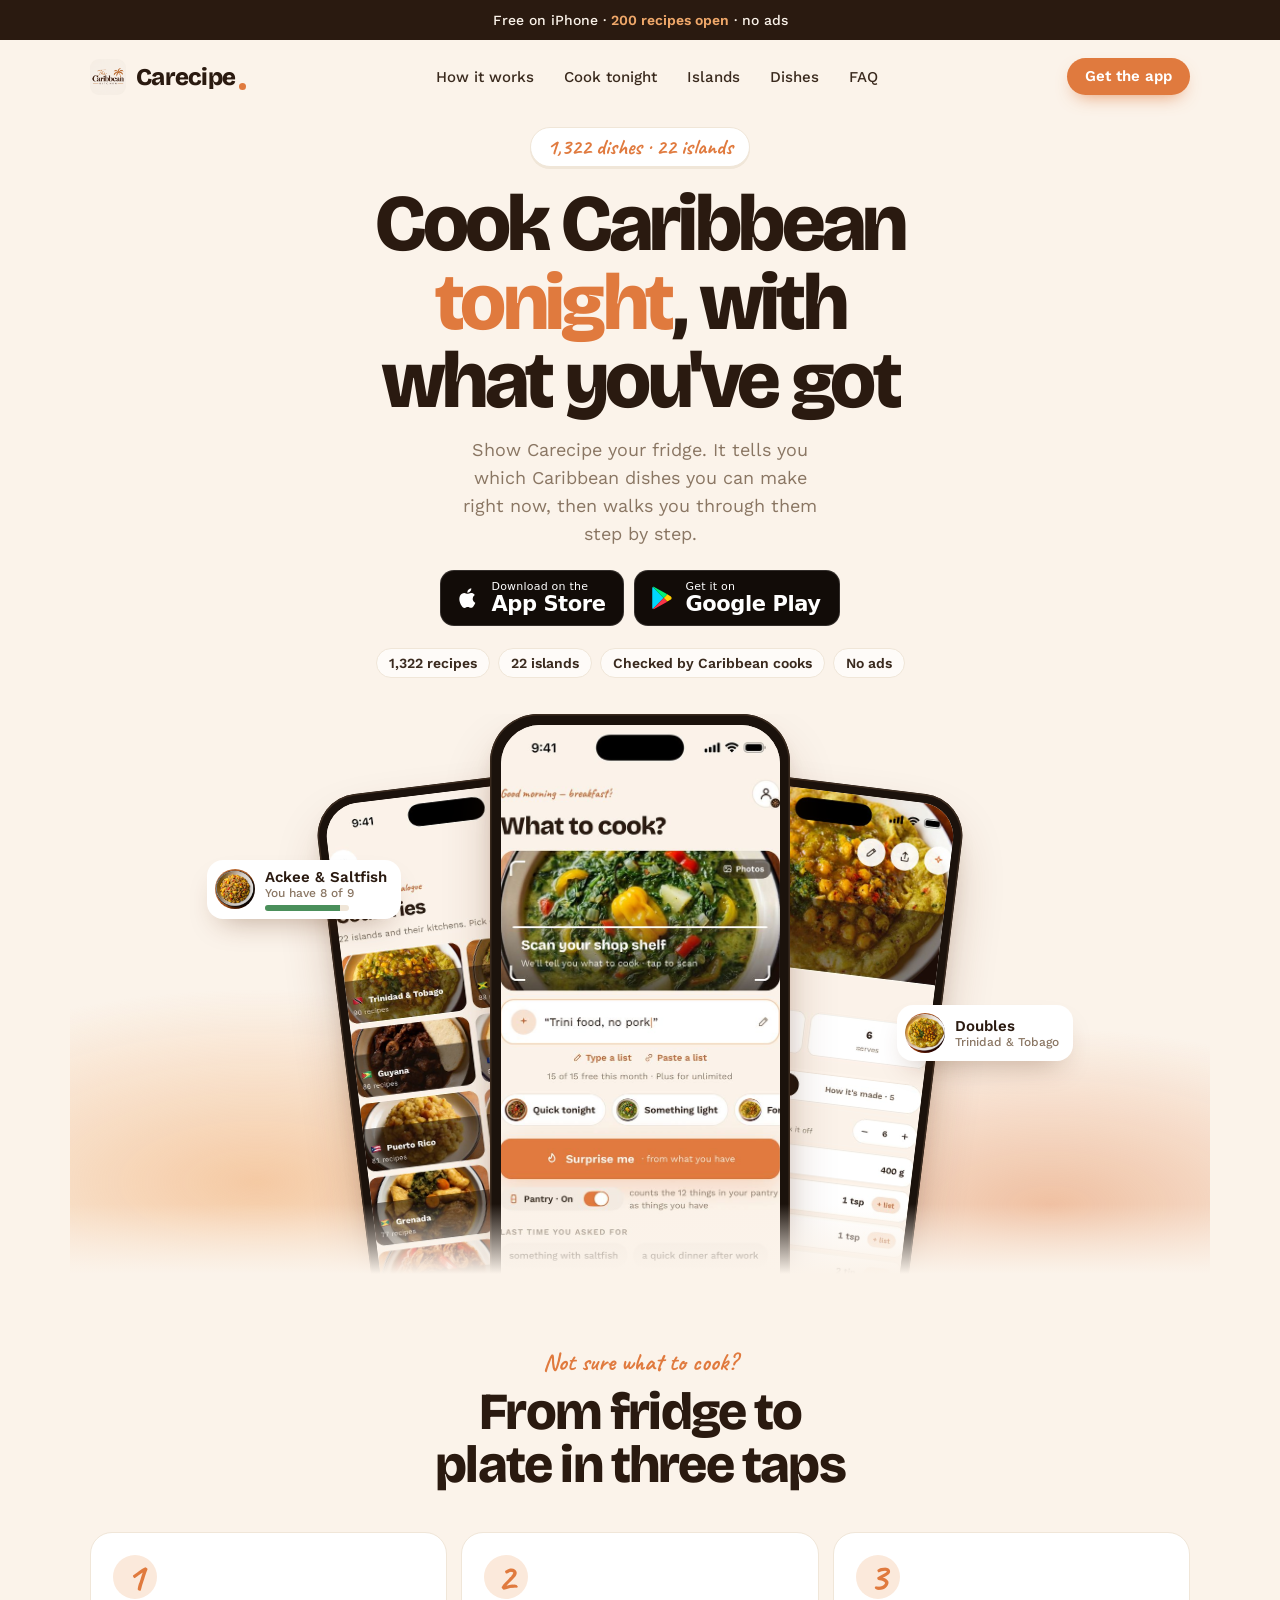
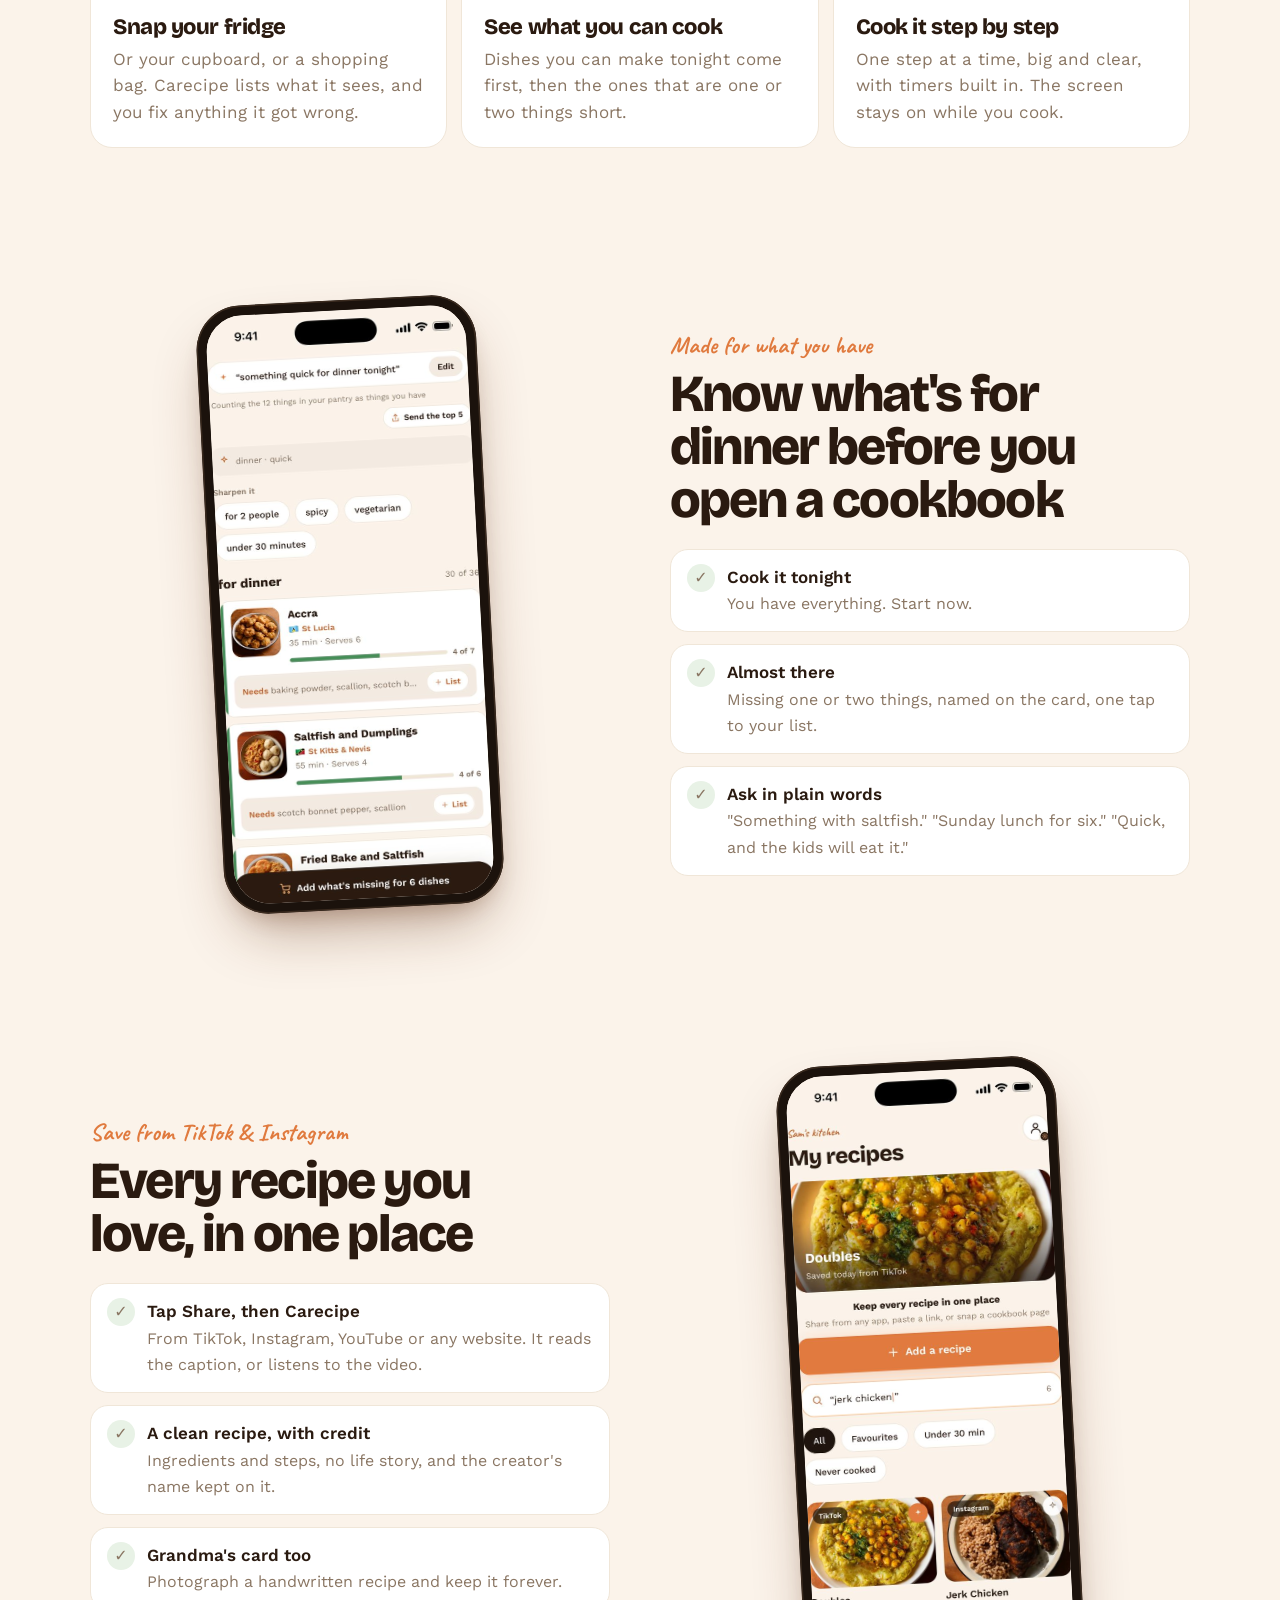
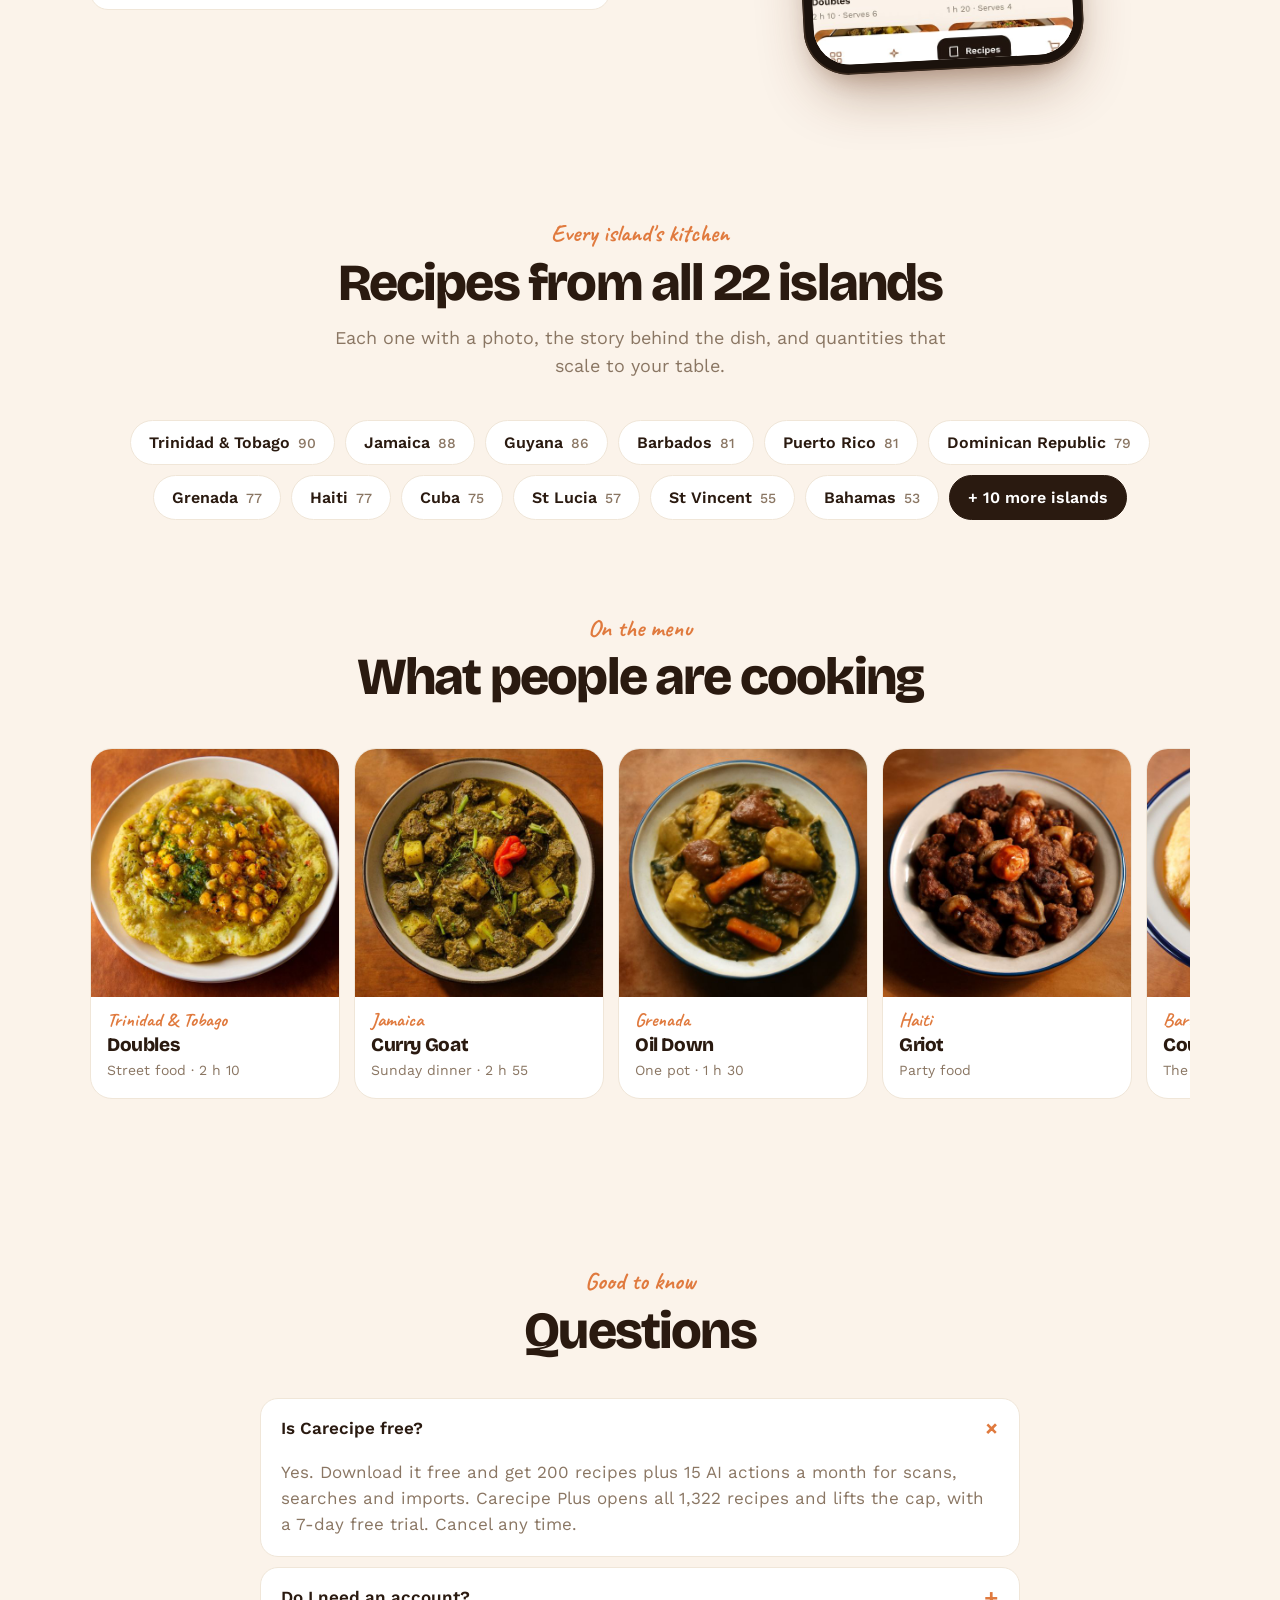
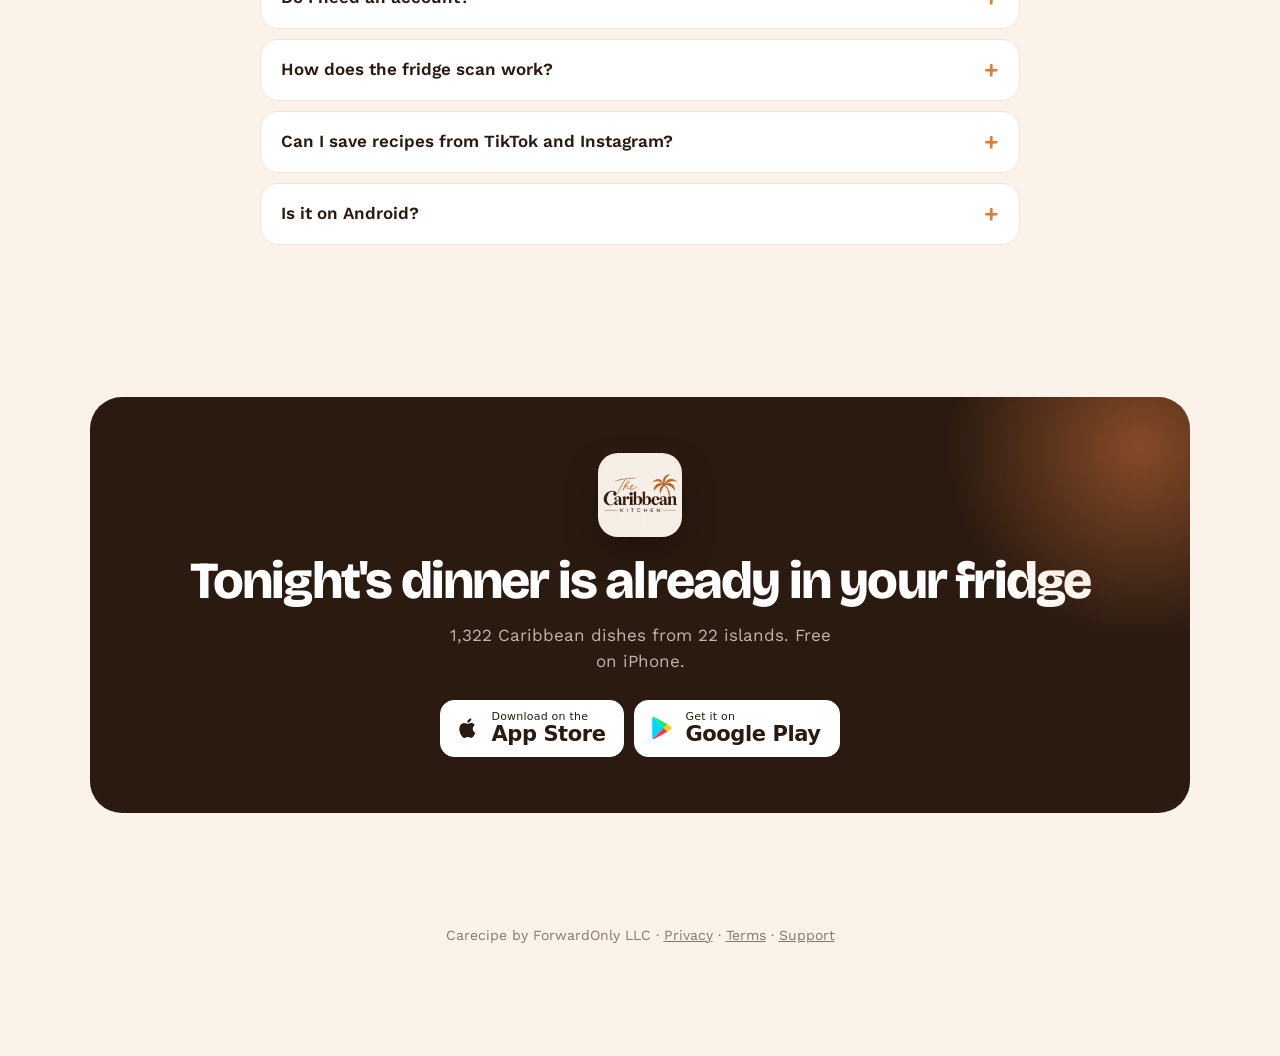
<file: try/1/index.html>
<!doctype html>
<html lang="en">
<head>
<meta charset="utf-8">
<meta name="viewport" content="width=device-width,initial-scale=1,viewport-fit=cover">
<title>Carecipe – Caribbean Recipes</title>
<meta name="description" content="1,322 Caribbean recipes from 22 islands. Scan your fridge to see what you can cook tonight. Free on iPhone.">
<meta name="apple-itunes-app" content="app-id=6810801696">
<meta name="theme-color" content="#fbf3ea">
<meta property="og:title" content="Carecipe – Cook Caribbean tonight">
<meta property="og:description" content="1,322 dishes from 22 islands. Show it your fridge, it tells you what you can cook.">
<meta property="og:image" content="https://forwardonlyjhaye.github.io/carecipe-legal/try/assets/og.jpg">
<link rel="icon" href="../assets/favicon.png">
<link rel="preconnect" href="https://fonts.googleapis.com"><link rel="preconnect" href="https://fonts.gstatic.com" crossorigin>
<link href="https://fonts.googleapis.com/css2?family=Bricolage+Grotesque:opsz,wght@12..96,600;12..96,800&family=Work+Sans:wght@400;500;600;700&family=Caveat:wght@700&display=swap" rel="stylesheet">
<link rel="stylesheet" href="../assets/kit.css">
<style>
:root{--page:#fbf3ea;--card:#fff;--ink:#2a1a10;--ink2:#3a2a1e;--muted:#8a7663;--line:#f0e6d8;--tint:#f2e5d6;
  --accent:#e07a3e;--accent-deep:#c06a30;--soft:#f0a86a;--warm:#e8c39d;--ok:#4a8f5b;
  --display:'Bricolage Grotesque',system-ui,sans-serif;--body:'Work Sans',system-ui,sans-serif;--hand:'Caveat',cursive}
body{background:var(--page);color:var(--ink);font:400 17px/1.55 var(--body)}
.wrap{max-width:1180px;margin:0 auto;padding:0 20px}
.kick{font:700 24px/1 var(--hand);color:var(--accent)}

.promo{background:var(--ink);color:#fbf3ea;text-align:center;font:500 14px/1.3 var(--body);padding:11px 16px}
.promo b{color:var(--soft);font-weight:600}

header{display:flex;align-items:center;justify-content:space-between;gap:16px;padding:18px 0}
.logo{display:flex;align-items:center;gap:10px;font:800 24px/1 var(--display);letter-spacing:-.03em;text-decoration:none}
.logo img{width:36px;height:36px;border-radius:9px}
.logo i{width:7px;height:7px;border-radius:50%;background:var(--accent);margin-left:-6px;align-self:flex-end;margin-bottom:5px}
nav{display:none;gap:30px;font:500 15px var(--body)}
nav a{text-decoration:none;color:var(--ink2)}nav a:hover{color:var(--accent)}
.pill{display:inline-flex;align-items:center;padding:11px 18px;border-radius:99px;background:var(--accent);color:#fff;
  text-decoration:none;font:600 15px/1 var(--body);box-shadow:0 8px 18px -8px rgba(224,122,62,.8)}

.hero{position:relative;text-align:center;padding:14px 0 0}
.stage::before{content:"";position:absolute;inset:18% -10% 0;z-index:0;
  background:radial-gradient(45% 60% at 22% 80%,rgba(240,168,106,.55),transparent 70%),
             radial-gradient(40% 55% at 80% 85%,rgba(224,122,62,.42),transparent 70%),
             radial-gradient(35% 40% at 50% 60%,rgba(232,195,157,.5),transparent 70%)}
.tag{display:inline-flex;align-items:center;gap:8px;padding:8px 16px;border-radius:99px;background:#fff;
  border:1px solid var(--line);box-shadow:0 2px 0 var(--line)}
.tag .kick{font-size:22px}
h1{font:800 clamp(40px,10.4vw,80px)/.98 var(--display);letter-spacing:-.045em;margin:18px auto 0;max-width:12ch;text-wrap:balance}
h1 em{font-style:normal;color:var(--accent)}
.sub{max-width:34ch;margin:16px auto 22px;color:var(--muted);font-size:18px;text-wrap:pretty}
.facts{display:flex;flex-wrap:wrap;justify-content:center;gap:8px;margin:22px auto 0;font:600 14px var(--body);color:var(--ink2)}
.facts span{padding:6px 12px;border-radius:99px;background:rgba(255,255,255,.7);border:1px solid var(--line)}
.android-note{margin-top:12px;font-size:14px;color:var(--muted)}

.stage{position:relative;height:clamp(340px,92vw,560px);margin:36px -20px 0;overflow:hidden}
.stage .phone{position:absolute;left:50%;top:0;--pw:clamp(196px,50vw,300px);transform:translateX(-50%)}
.stage .p2{z-index:3}
.stage::after{content:"";position:absolute;left:0;right:0;bottom:0;height:70px;z-index:5;background:linear-gradient(transparent,var(--page))}
.stage .p1,.stage .p3{--pw:clamp(160px,40vw,262px);top:12%;z-index:2}
.stage .p1{transform:translateX(-112%) rotate(-7deg)}
.stage .p3{transform:translateX(12%) rotate(7deg)}
.float{position:absolute;z-index:4;display:flex;align-items:center;gap:10px;padding:8px 14px 8px 8px;border-radius:16px;background:#fff;
  box-shadow:0 14px 30px -14px rgba(90,40,10,.4);font:600 14px/1.2 var(--body);text-align:left}
.float img{width:40px;height:40px;border-radius:50%}
.float small{display:block;font-weight:500;color:var(--muted);font-size:12px}
.f1{left:10px;top:30%}.f2{right:10px;top:62%}
@media (max-width:420px){.float{font-size:13px;padding:6px 12px 6px 6px}.float img{width:34px;height:34px}}
.float .bar{display:block;width:84px;height:6px;border-radius:9px;background:var(--line);margin-top:5px;overflow:hidden}
.float .bar i{display:block;height:100%;width:89%;background:var(--ok)}

section{padding:76px 0}
.head{text-align:center;max-width:640px;margin:0 auto 40px}
h2{font:800 clamp(32px,6.4vw,52px)/1.02 var(--display);letter-spacing:-.035em;margin-top:8px;text-wrap:balance}
.head p{color:var(--muted);margin-top:14px;font-size:18px}

.steps{display:grid;gap:14px}
.step{background:var(--card);border-radius:22px;padding:22px;border:1px solid var(--line);display:grid;grid-template-columns:auto 1fr;gap:16px;align-items:start}
.step .n{font:700 40px/1 var(--hand);color:var(--accent);width:44px;height:44px;display:grid;place-items:center;border-radius:50%;background:#fbe9db}
.step h3{font:800 22px/1.15 var(--display);letter-spacing:-.02em}
.step p{color:var(--muted);margin-top:6px}

.split{display:grid;gap:36px;align-items:center}
.split .phone{--pw:min(280px,68vw);margin:0 auto;transform:rotate(-3deg)}
.split h2{text-align:left}
.list{list-style:none;padding:0;margin-top:22px;display:grid;gap:12px}
.list li{display:flex;gap:12px;align-items:flex-start;background:var(--card);border:1px solid var(--line);border-radius:18px;padding:14px 16px}
.list li b{display:block;font-weight:600}
.list li span{color:var(--muted);font-size:16px}
.tick{flex:none;width:28px;height:28px;border-radius:50%;background:#e8f2e6;color:var(--ok);display:grid;place-items:center;font-weight:700}
.tier{display:inline-block;margin-top:2px;font:700 22px/1 var(--hand);color:var(--ok)}

.islands{display:flex;flex-wrap:wrap;gap:10px;justify-content:center}
.isl{display:inline-flex;align-items:baseline;gap:8px;padding:12px 18px;border-radius:99px;background:var(--card);border:1px solid var(--line);font:600 16px var(--body)}
.isl small{font:500 14px var(--body);color:var(--muted)}
.isl.more{background:var(--ink);color:#fff;border-color:var(--ink)}

.dishes{display:grid;grid-auto-flow:column;grid-auto-columns:min(70%,250px);gap:14px;overflow-x:auto;scroll-snap-type:x mandatory;padding:4px 20px 18px;margin:0 -20px;scrollbar-width:none}
.dishes::-webkit-scrollbar{display:none}
.dish{scroll-snap-align:start;background:var(--card);border-radius:22px;overflow:hidden;border:1px solid var(--line)}
.dish img{aspect-ratio:1;width:100%;object-fit:cover}
.dish div{padding:14px 16px 16px}
.dish b{font:800 19px/1.15 var(--display);letter-spacing:-.02em;display:block}
.dish small{color:var(--muted);font-size:14px}
.dish .is{font:700 19px/1 var(--hand);color:var(--accent);display:block;margin-bottom:4px}

.faq{max-width:760px;margin:0 auto;display:grid;gap:10px}
details{background:var(--card);border:1px solid var(--line);border-radius:18px;padding:0 20px}
summary{cursor:pointer;list-style:none;display:flex;justify-content:space-between;gap:16px;padding:18px 0;font:600 17px/1.35 var(--body)}
summary::-webkit-details-marker{display:none}
summary::after{content:"+";font:600 24px/1 var(--body);color:var(--accent);transition:transform .2s}
details[open] summary::after{transform:rotate(45deg)}
details p{padding:0 0 18px;color:var(--muted)}

.end{background:var(--ink);color:#fbf3ea;border-radius:32px;padding:56px 24px;text-align:center;position:relative;overflow:hidden}
.end::after{content:"";position:absolute;width:420px;height:420px;border-radius:50%;right:-160px;top:-160px;background:radial-gradient(circle,rgba(224,122,62,.5),transparent 65%)}
.end img.icon{width:84px;height:84px;border-radius:20px;margin:0 auto 18px;box-shadow:0 18px 40px -12px rgba(0,0,0,.5)}
.end h2{color:#fff}
.end p{color:rgba(251,243,234,.72);margin:14px auto 26px;max-width:36ch}
.end .badge{background:#fff;color:var(--ink);border-color:#fff}
.end .badge.is-soon{background:transparent;color:#fff;border-color:rgba(255,255,255,.3)}

footer{padding:36px 0 110px;text-align:center;color:var(--muted);font-size:14px}
footer a{color:var(--muted)}

@media (min-width:760px){
  .steps{grid-template-columns:repeat(3,1fr)}
  .step{grid-template-columns:1fr}
  .split{grid-template-columns:1fr 1fr;gap:60px}
  .split.flip .phone{order:2}
  .float{font-size:15px}.f1{left:12%;top:26%}.f2{right:12%;top:52%}
}
@media (min-width:1000px){nav{display:flex}.wrap{padding:0 40px}.dishes{grid-auto-columns:250px;margin:0;padding:4px 0 18px}}
</style>
</head>
<body>
<div class="promo">Free on iPhone · <b>200 recipes open</b> · no ads</div>
<div class="wrap">
  <header>
    <a class="logo" href="#top" aria-label="Carecipe home"><img src="../assets/icon.png" alt="">Carecipe<i></i></a>
    <nav aria-label="Sections"><a href="#how">How it works</a><a href="#tonight">Cook tonight</a><a href="#islands">Islands</a><a href="#dishes">Dishes</a><a href="#faq">FAQ</a></nav>
    <a class="pill" data-store="ios" href="https://apps.apple.com/app/id6810801696">Get the app</a>
  </header>

  <main id="top">
    <section class="hero" style="padding-bottom:0">
      <span class="tag"><span class="kick">1,322 dishes · 22 islands</span></span>
      <h1>Cook Caribbean <em>tonight</em>, with what you've got</h1>
      <p class="sub">Show Carecipe your fridge. It tells you which Caribbean dishes you can make right now, then walks you through them step by step.</p>
      <div class="badges" data-hero-cta>
        <a class="badge" data-store="ios" href="https://apps.apple.com/app/id6810801696"><svg viewBox="0 0 24 24" fill="currentColor" aria-hidden="true"><path d="M16.37 12.62c-.02-2.3 1.88-3.4 1.96-3.46-1.07-1.56-2.73-1.77-3.32-1.8-1.41-.14-2.76.83-3.47.83-.72 0-1.82-.81-3-.79-1.54.02-2.96.9-3.76 2.27-1.6 2.78-.41 6.9 1.15 9.16.76 1.1 1.67 2.34 2.86 2.3 1.15-.05 1.58-.74 2.97-.74 1.38 0 1.77.74 2.98.72 1.23-.02 2.01-1.12 2.76-2.23.87-1.28 1.23-2.52 1.25-2.58-.03-.01-2.4-.92-2.42-3.66zM14.1 5.88c.63-.77 1.06-1.83.94-2.89-.91.04-2.01.61-2.67 1.37-.58.67-1.1 1.76-.96 2.8 1.02.08 2.06-.52 2.69-1.28z"/></svg><span><small>Download on the</small><b>App Store</b></span></a>
        <a class="badge" data-store="android"><svg viewBox="0 0 24 24" aria-hidden="true"><path fill="#00d7fe" d="M3.6 1.8 13.5 12 3.6 22.2c-.4-.2-.6-.6-.6-1.1V2.9c0-.5.2-.9.6-1.1z"/><path fill="#ffce00" d="m16.9 8.6 3.3 1.9c.9.5.9 2.4 0 2.9l-3.3 1.9L13.5 12z"/><path fill="#00f076" d="M3.6 1.8c.3-.2.8-.2 1.2 0l12.1 6.8-3.4 3.4z"/><path fill="#f83548" d="m13.5 12 3.4 3.4-12.1 6.8c-.4.2-.9.2-1.2 0z"/></svg><span><small>Get it on</small><b>Google Play</b></span><em class="soon">Soon</em></a>
      </div>
      <p class="android-note">On Android? Carecipe is coming to Google Play soon.</p>
      <div class="facts"><span>1,322 recipes</span><span>22 islands</span><span>Checked by Caribbean cooks</span><span>No ads</span></div>

      <div class="stage" aria-hidden="true">
        <div class="phone p1"><img src="../assets/screens/07-countries.jpg" alt=""></div>
        <div class="phone p3"><img src="../assets/screens/04-recipe.jpg" alt=""></div>
        <div class="phone p2"><img src="../assets/screens/01-whattocook.jpg" alt=""></div>
        <div class="float f1"><img src="../assets/dish/ackee.jpg" alt=""><span>Ackee &amp; Saltfish<small>You have 8 of 9</small><span class="bar"><i></i></span></span></div>
        <div class="float f2"><img src="../assets/dish/doubles.jpg" alt=""><span>Doubles<small>Trinidad &amp; Tobago</small></span></div>
      </div>
    </section>

    <section id="how">
      <div class="head reveal"><span class="kick">Not sure what to cook?</span><h2>From fridge to plate in three taps</h2></div>
      <div class="steps">
        <div class="step reveal"><span class="n">1</span><div><h3>Snap your fridge</h3><p>Or your cupboard, or a shopping bag. Carecipe lists what it sees, and you fix anything it got wrong.</p></div></div>
        <div class="step reveal"><span class="n">2</span><div><h3>See what you can cook</h3><p>Dishes you can make tonight come first, then the ones that are one or two things short.</p></div></div>
        <div class="step reveal"><span class="n">3</span><div><h3>Cook it step by step</h3><p>One step at a time, big and clear, with timers built in. The screen stays on while you cook.</p></div></div>
      </div>
    </section>

    <section id="tonight">
      <div class="split">
        <div class="phone reveal"><img src="../assets/screens/03-results.jpg" alt="Carecipe ranking dishes by how many ingredients you already have"></div>
        <div class="reveal">
          <span class="kick">Made for what you have</span>
          <h2>Know what's for dinner before you open a cookbook</h2>
          <ul class="list">
            <li><span class="tick">✓</span><div><b>Cook it tonight</b><span>You have everything. Start now.</span></div></li>
            <li><span class="tick">✓</span><div><b>Almost there</b><span>Missing one or two things, named on the card, one tap to your list.</span></div></li>
            <li><span class="tick">✓</span><div><b>Ask in plain words</b><span>"Something with saltfish." "Sunday lunch for six." "Quick, and the kids will eat it."</span></div></li>
          </ul>
        </div>
      </div>
    </section>

    <section id="save">
      <div class="split flip">
        <div class="phone reveal"><img src="../assets/screens/02-recipes.jpg" alt="Recipes saved from TikTok and Instagram in Carecipe"></div>
        <div class="reveal">
          <span class="kick">Save from TikTok &amp; Instagram</span>
          <h2>Every recipe you love, in one place</h2>
          <ul class="list">
            <li><span class="tick">✓</span><div><b>Tap Share, then Carecipe</b><span>From TikTok, Instagram, YouTube or any website. It reads the caption, or listens to the video.</span></div></li>
            <li><span class="tick">✓</span><div><b>A clean recipe, with credit</b><span>Ingredients and steps, no life story, and the creator's name kept on it.</span></div></li>
            <li><span class="tick">✓</span><div><b>Grandma's card too</b><span>Photograph a handwritten recipe and keep it forever.</span></div></li>
          </ul>
        </div>
      </div>
    </section>

    <section id="islands">
      <div class="head reveal"><span class="kick">Every island's kitchen</span><h2>Recipes from all 22 islands</h2><p>Each one with a photo, the story behind the dish, and quantities that scale to your table.</p></div>
      <div class="islands reveal">
        <span class="isl">Trinidad &amp; Tobago <small>90</small></span><span class="isl">Jamaica <small>88</small></span><span class="isl">Guyana <small>86</small></span>
        <span class="isl">Barbados <small>81</small></span><span class="isl">Puerto Rico <small>81</small></span><span class="isl">Dominican Republic <small>79</small></span>
        <span class="isl">Grenada <small>77</small></span><span class="isl">Haiti <small>77</small></span><span class="isl">Cuba <small>75</small></span>
        <span class="isl">St Lucia <small>57</small></span><span class="isl">St Vincent <small>55</small></span><span class="isl">Bahamas <small>53</small></span>
        <span class="isl more">+ 10 more islands</span>
      </div>
    </section>

    <section id="dishes" style="padding-top:20px">
      <div class="head reveal"><span class="kick">On the menu</span><h2>What people are cooking</h2></div>
      <div class="dishes">
        <article class="dish"><img src="../assets/dish/doubles.jpg" alt="Doubles" loading="lazy"><div><span class="is">Trinidad &amp; Tobago</span><b>Doubles</b><small>Street food · 2 h 10</small></div></article>
        <article class="dish"><img src="../assets/dish/curry-goat.jpg" alt="Curry goat" loading="lazy"><div><span class="is">Jamaica</span><b>Curry Goat</b><small>Sunday dinner · 2 h 55</small></div></article>
        <article class="dish"><img src="../assets/dish/oil-down.jpg" alt="Oil down" loading="lazy"><div><span class="is">Grenada</span><b>Oil Down</b><small>One pot · 1 h 30</small></div></article>
        <article class="dish"><img src="../assets/dish/griot.jpg" alt="Griot" loading="lazy"><div><span class="is">Haiti</span><b>Griot</b><small>Party food</small></div></article>
        <article class="dish"><img src="../assets/dish/cou-cou.jpg" alt="Cou-cou and flying fish" loading="lazy"><div><span class="is">Barbados</span><b>Cou-Cou &amp; Flying Fish</b><small>The national dish</small></div></article>
        <article class="dish"><img src="../assets/dish/mofongo.jpg" alt="Mofongo" loading="lazy"><div><span class="is">Puerto Rico</span><b>Mofongo</b><small>Plantain, garlic, crackling</small></div></article>
      </div>
    </section>

    <section id="faq">
      <div class="head reveal"><span class="kick">Good to know</span><h2>Questions</h2></div>
      <div class="faq reveal">
        <details open><summary>Is Carecipe free?</summary><p>Yes. Download it free and get 200 recipes plus 15 AI actions a month for scans, searches and imports. Carecipe Plus opens all 1,322 recipes and lifts the cap, with a 7-day free trial. Cancel any time.</p></details>
        <details><summary>Do I need an account?</summary><p>No. There's nothing to sign up for. Your recipes live on your phone.</p></details>
        <details><summary>How does the fridge scan work?</summary><p>Take a photo of your fridge, cupboard or shopping. Carecipe lists the ingredients it sees, you tidy up anything it got wrong, and it ranks dishes by how much of each one you can already make.</p></details>
        <details><summary>Can I save recipes from TikTok and Instagram?</summary><p>Yes. Tap Share on the post, choose Carecipe, and you get a clean recipe with the creator's credit kept on it. Links, pasted text and photos of cookbook pages work too.</p></details>
        <details><summary>Is it on Android?</summary><p>Carecipe is on iPhone now and coming to Google Play soon.</p></details>
      </div>
    </section>

    <section data-end-cta>
      <div class="end reveal">
        <img class="icon" src="../assets/icon.png" alt="">
        <h2>Tonight's dinner is already in your fridge</h2>
        <p>1,322 Caribbean dishes from 22 islands. Free on iPhone.</p>
        <div class="badges">
          <a class="badge" data-store="ios" href="https://apps.apple.com/app/id6810801696"><svg viewBox="0 0 24 24" fill="currentColor" aria-hidden="true"><path d="M16.37 12.62c-.02-2.3 1.88-3.4 1.96-3.46-1.07-1.56-2.73-1.77-3.32-1.8-1.41-.14-2.76.83-3.47.83-.72 0-1.82-.81-3-.79-1.54.02-2.96.9-3.76 2.27-1.6 2.78-.41 6.9 1.15 9.16.76 1.1 1.67 2.34 2.86 2.3 1.15-.05 1.58-.74 2.97-.74 1.38 0 1.77.74 2.98.72 1.23-.02 2.01-1.12 2.76-2.23.87-1.28 1.23-2.52 1.25-2.58-.03-.01-2.4-.92-2.42-3.66zM14.1 5.88c.63-.77 1.06-1.83.94-2.89-.91.04-2.01.61-2.67 1.37-.58.67-1.1 1.76-.96 2.8 1.02.08 2.06-.52 2.69-1.28z"/></svg><span><small>Download on the</small><b>App Store</b></span></a>
          <a class="badge" data-store="android"><svg viewBox="0 0 24 24" aria-hidden="true"><path fill="#00d7fe" d="M3.6 1.8 13.5 12 3.6 22.2c-.4-.2-.6-.6-.6-1.1V2.9c0-.5.2-.9.6-1.1z"/><path fill="#ffce00" d="m16.9 8.6 3.3 1.9c.9.5.9 2.4 0 2.9l-3.3 1.9L13.5 12z"/><path fill="#00f076" d="M3.6 1.8c.3-.2.8-.2 1.2 0l12.1 6.8-3.4 3.4z"/><path fill="#f83548" d="m13.5 12 3.4 3.4-12.1 6.8c-.4.2-.9.2-1.2 0z"/></svg><span><small>Get it on</small><b>Google Play</b></span><em class="soon">Soon</em></a>
        </div>
      </div>
    </section>
  </main>

  <footer>Carecipe by ForwardOnly LLC · <a href="../../privacy.html">Privacy</a> · <a href="../../terms.html">Terms</a> · <a href="mailto:carecipesupport@forwardonlyllc.com">Support</a></footer>
</div>

<div class="stickybar" role="complementary" aria-label="Download Carecipe">
  <img src="../assets/icon.png" alt=""><p>Carecipe<small>Free · 1,322 Caribbean recipes</small></p>
  <a data-store="auto" href="https://apps.apple.com/app/id6810801696">Get</a>
</div>
<script src="../assets/store.js"></script>
</body>
</html>
</file>
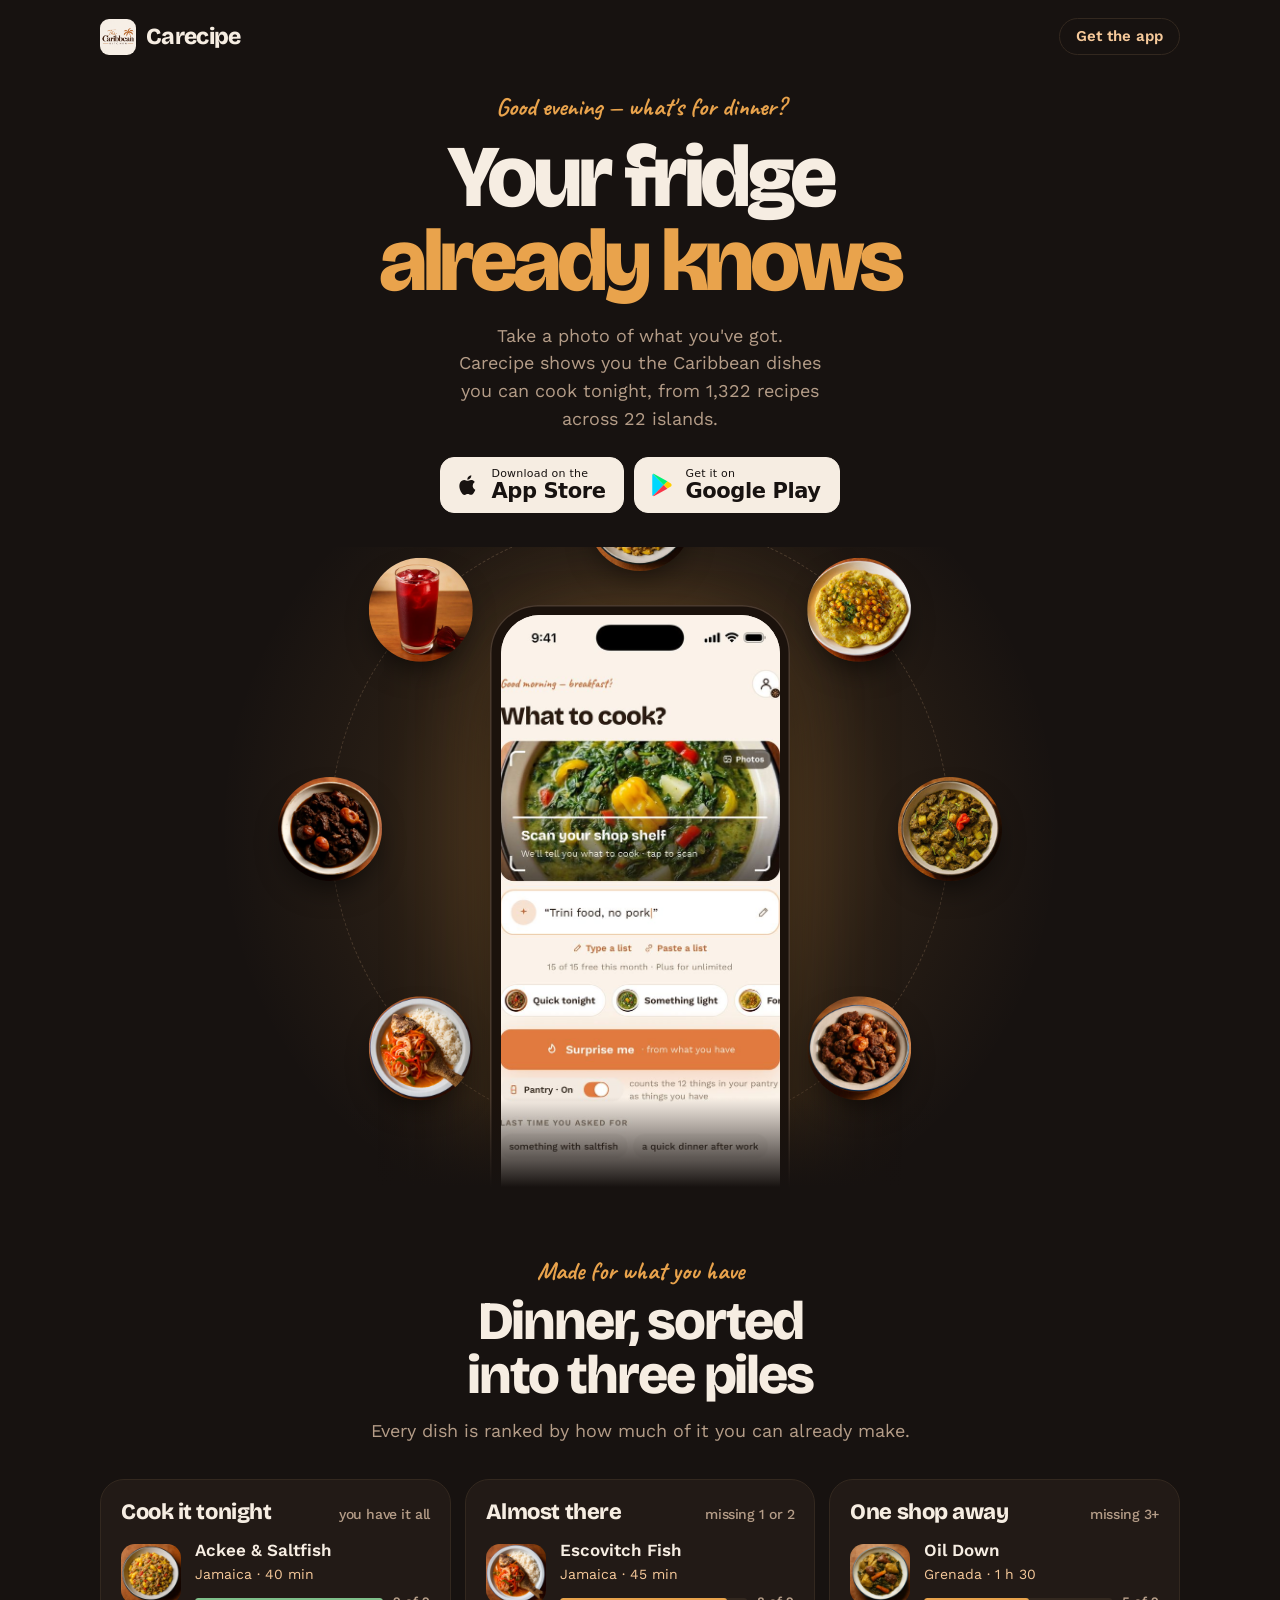
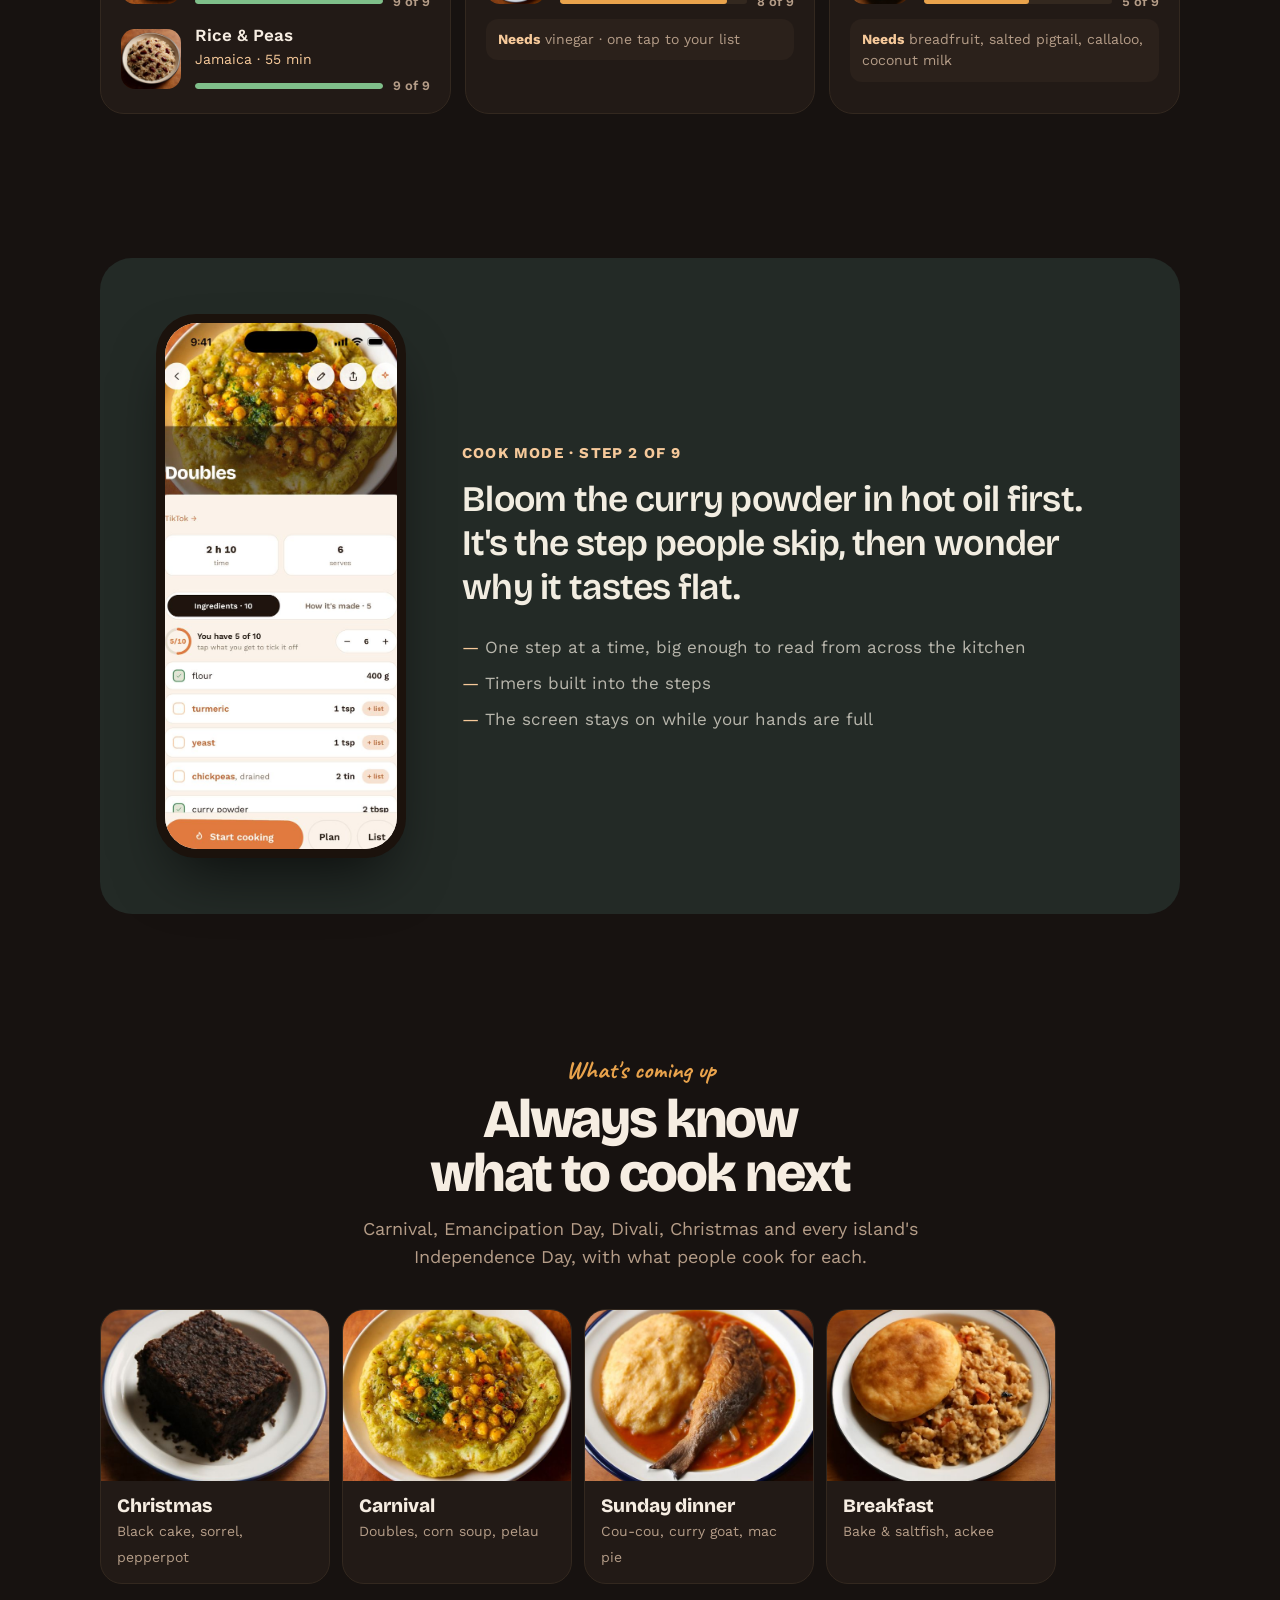
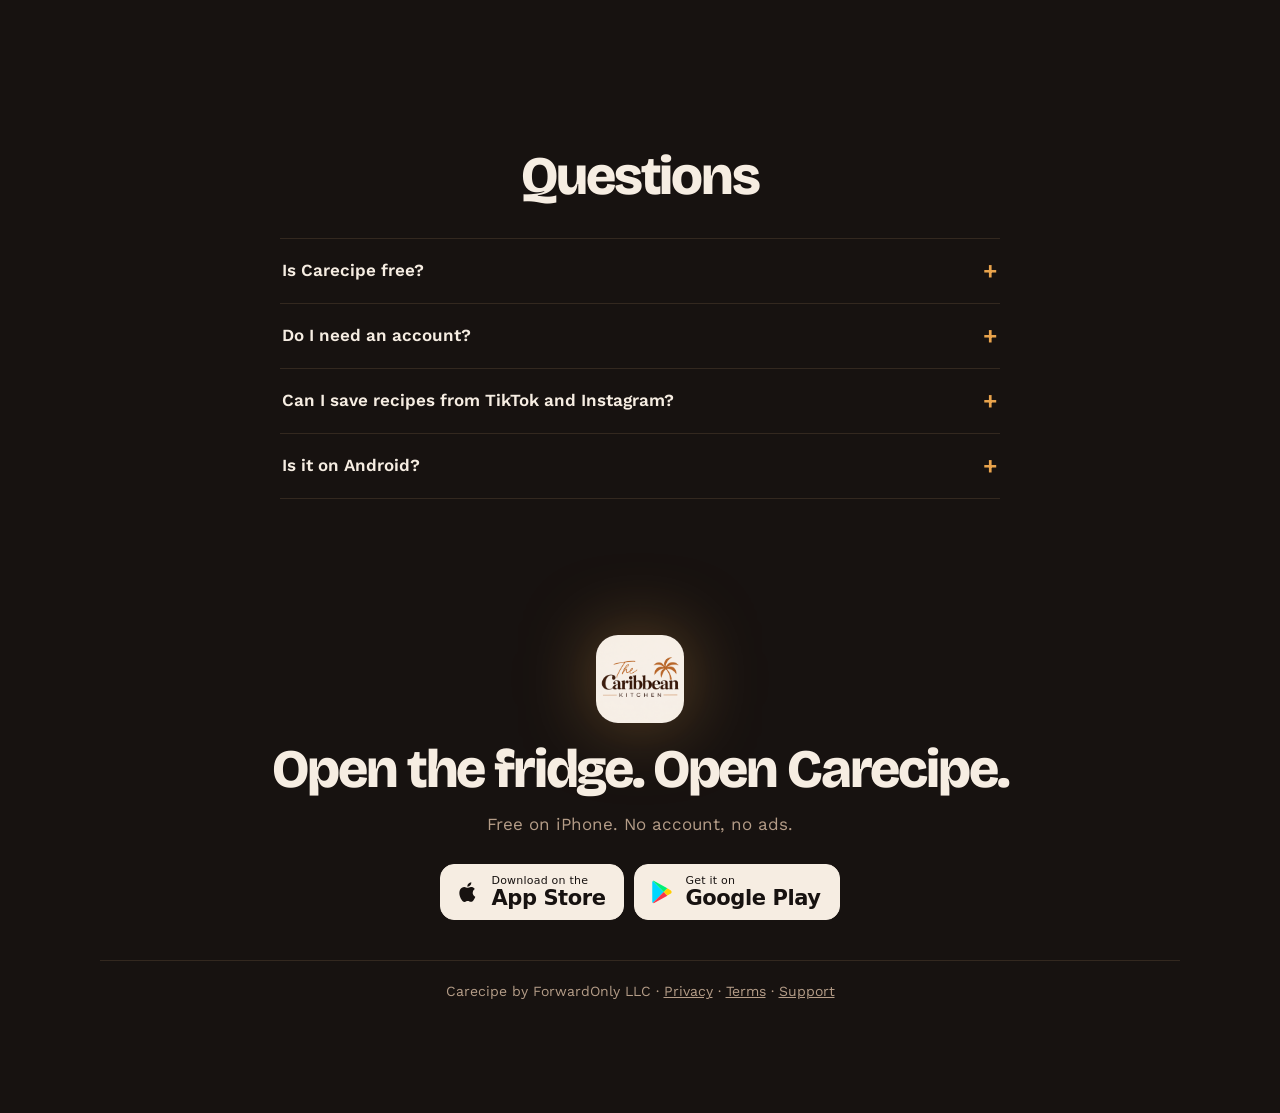
<file: try/2/index.html>
<!doctype html>
<html lang="en">
<head>
<meta charset="utf-8">
<meta name="viewport" content="width=device-width,initial-scale=1,viewport-fit=cover">
<title>Carecipe – Caribbean Recipes</title>
<meta name="description" content="What's for dinner? Your fridge already knows. 1,322 Caribbean recipes from 22 islands. Free on iPhone.">
<meta name="apple-itunes-app" content="app-id=6810801696">
<meta name="theme-color" content="#171210">
<meta property="og:title" content="Carecipe – What's for dinner? Your fridge already knows.">
<meta property="og:description" content="1,322 Caribbean dishes from 22 islands. Free on iPhone.">
<meta property="og:image" content="https://forwardonlyjhaye.github.io/carecipe-legal/try/assets/og.jpg">
<link rel="icon" href="../assets/favicon.png">
<link rel="preconnect" href="https://fonts.googleapis.com"><link rel="preconnect" href="https://fonts.gstatic.com" crossorigin>
<link href="https://fonts.googleapis.com/css2?family=Bricolage+Grotesque:opsz,wght@12..96,600;12..96,800&family=Work+Sans:wght@400;500;600;700&family=Caveat:wght@700&display=swap" rel="stylesheet">
<link rel="stylesheet" href="../assets/kit.css">
<style>
/* Midnight Rum: the app's own dark theme. */
:root{--page:#171210;--card:#221a16;--card2:#2b211b;--ink:#f6ede2;--muted:#b59d88;--line:#33281f;
  --accent:#e9a34c;--soft:#f6c99a;--ok:#7fbf8a;--slate:#232a26;--chalk:#f2ede1;--focus:#f6c99a;--bar-bg:rgba(34,26,22,.95);
  --display:'Bricolage Grotesque',system-ui,sans-serif;--body:'Work Sans',system-ui,sans-serif;--hand:'Caveat',cursive}
body{background:var(--page);color:var(--ink);font:400 17px/1.55 var(--body)}
.wrap{max-width:1120px;margin:0 auto;padding:0 20px}
.kick{font:700 25px/1 var(--hand);color:var(--accent)}
header{display:flex;align-items:center;justify-content:space-between;padding:18px 0}
.logo{display:flex;align-items:center;gap:10px;font:800 23px/1 var(--display);letter-spacing:-.03em;text-decoration:none}
.logo img{width:36px;height:36px;border-radius:9px}
.ghost{padding:10px 16px;border-radius:99px;border:1px solid var(--line);text-decoration:none;font:600 15px/1 var(--body);color:var(--soft)}

.hero{text-align:center;padding-top:22px}
h1{font:800 clamp(42px,11vw,88px)/.95 var(--display);letter-spacing:-.05em;margin:14px auto 0;max-width:11ch;text-wrap:balance}
h1 span{color:var(--accent)}
.sub{max-width:33ch;margin:18px auto 24px;color:var(--muted);font-size:18px}
.badge{background:#f6ede2;color:#171210;border-color:#f6ede2}
.badge.is-soon{background:transparent;color:var(--ink);border-color:var(--line)}
.android-note{margin-top:12px;color:var(--muted);font-size:14px}

.sky{position:relative;height:clamp(420px,118vw,640px);margin:34px -20px 0;overflow:hidden}
.sky::before{content:"";position:absolute;left:50%;top:44%;width:120vw;max-width:900px;aspect-ratio:1;transform:translate(-50%,-50%);
  background:radial-gradient(circle,rgba(233,163,76,.32),rgba(233,163,76,.08) 40%,transparent 66%)}
.sky::after{content:"";position:absolute;left:0;right:0;bottom:0;height:90px;background:linear-gradient(transparent,var(--page));z-index:4}
.orbit{position:absolute;left:50%;top:44%;width:min(96vw,620px);aspect-ratio:1;translate:-50% -50%;border-radius:50%;
  border:1px dashed rgba(246,201,154,.18);animation:spin 80s linear infinite}
.orbit img{position:absolute;left:50%;top:50%;width:clamp(64px,17vw,104px);aspect-ratio:1;border-radius:50%;object-fit:cover;
  transform:translate(-50%,-50%) rotate(var(--a)) translateY(calc(min(96vw,620px) / -2)) rotate(calc(var(--a) * -1));
  box-shadow:0 14px 30px -10px rgba(0,0,0,.7)}
@keyframes spin{to{rotate:360deg}}
.sky .phone{position:absolute;left:50%;top:9%;transform:translateX(-50%);--pw:clamp(220px,56vw,300px);z-index:3;
  box-shadow:0 0 0 1.5px #4a3a2e inset,0 40px 80px -20px rgba(0,0,0,.8),0 0 120px -20px rgba(233,163,76,.35)}

section{padding:72px 0}
.head{max-width:620px;margin:0 auto 34px;text-align:center}
h2{font:800 clamp(32px,7vw,54px)/1 var(--display);letter-spacing:-.04em;margin-top:8px;text-wrap:balance}
.head p{color:var(--muted);margin-top:14px;font-size:18px}

.tiers{display:grid;gap:14px}
.tier{background:var(--card);border:1px solid var(--line);border-radius:24px;padding:20px}
.tier h3{display:flex;justify-content:space-between;align-items:baseline;font:800 22px/1.1 var(--display);letter-spacing:-.02em}
.tier h3 small{font:500 14px var(--body);color:var(--muted)}
.row{display:flex;gap:14px;align-items:center;margin-top:16px}
.row img{width:60px;height:60px;border-radius:14px;object-fit:cover}
.row div{flex:1;min-width:0}
.row b{display:block;font:600 17px/1.2 var(--body)}
.row .is{color:var(--soft);font-size:14px}
.cov{display:flex;align-items:center;gap:10px;margin-top:7px;font:600 13px var(--body);color:var(--muted);font-variant-numeric:tabular-nums}
.cov i{flex:1;height:6px;border-radius:9px;background:var(--line);overflow:hidden}
.cov i::before{content:"";display:block;height:100%;width:var(--v);background:var(--ok);border-radius:9px}
.cov.amber i::before{background:var(--accent)}
.need{margin-top:10px;padding:10px 12px;border-radius:12px;background:var(--card2);font-size:14px;color:var(--muted)}
.need b{display:inline;color:var(--soft);font-size:14px}

.slate{background:var(--slate);border-radius:32px;padding:40px 22px;color:var(--chalk);display:grid;gap:30px;align-items:center}
.slate .phone{--pw:min(250px,62vw);margin:0 auto;box-shadow:0 30px 60px -20px rgba(0,0,0,.7)}
.slate .step{font:700 15px var(--body);letter-spacing:.08em;text-transform:uppercase;color:#f6c99a}
.slate blockquote{margin:12px 0 0;font:600 clamp(26px,6vw,36px)/1.22 var(--display);letter-spacing:-.02em}
.slate ul{list-style:none;padding:0;margin:24px 0 0;display:grid;gap:10px;color:rgba(242,237,225,.72)}
.slate li::before{content:"— ";color:#f6c99a}

.coming{display:grid;grid-auto-flow:column;grid-auto-columns:min(64%,230px);gap:12px;overflow-x:auto;scroll-snap-type:x mandatory;margin:0 -20px;padding:4px 20px 14px;scrollbar-width:none}
.coming::-webkit-scrollbar{display:none}
.occ{scroll-snap-align:start;border-radius:22px;overflow:hidden;background:var(--card);border:1px solid var(--line)}
.occ img{width:100%;aspect-ratio:4/3;object-fit:cover}
.occ div{padding:14px 16px}
.occ b{display:block;font:800 19px/1.15 var(--display)}
.occ small{color:var(--muted);font-size:14px}

.faq{max-width:720px;margin:0 auto;border-top:1px solid var(--line)}
details{border-bottom:1px solid var(--line)}
summary{cursor:pointer;list-style:none;display:flex;justify-content:space-between;gap:16px;padding:20px 2px;font:600 17px/1.35 var(--body)}
summary::-webkit-details-marker{display:none}
summary::after{content:"+";color:var(--accent);font-size:24px;line-height:1;transition:transform .2s}
details[open] summary::after{transform:rotate(45deg)}
details p{padding:0 2px 20px;color:var(--muted)}

.end{text-align:center;padding:64px 0 40px}
.end .icon{width:88px;height:88px;border-radius:22px;margin:0 auto 20px;box-shadow:0 0 80px -10px rgba(233,163,76,.6)}
.end p{color:var(--muted);margin:14px auto 26px}
footer{padding:20px 0 110px;text-align:center;color:var(--muted);font-size:14px;border-top:1px solid var(--line)}
footer a{color:var(--muted)}

@media (min-width:760px){
  .tiers{grid-template-columns:repeat(3,1fr)}
  .slate{grid-template-columns:auto 1fr;padding:56px;gap:56px}
  .coming{grid-auto-columns:230px;margin:0;padding:4px 0 14px}
}
</style>
</head>
<body>
<div class="wrap">
  <header>
    <a class="logo" href="#top"><img src="../assets/icon.png" alt="">Carecipe</a>
    <a class="ghost" data-store="ios" href="https://apps.apple.com/app/id6810801696">Get the app</a>
  </header>

  <main id="top">
    <section class="hero" style="padding-bottom:0">
      <span class="kick">Good evening — what's for dinner?</span>
      <h1>Your fridge <span>already knows</span></h1>
      <p class="sub">Take a photo of what you've got. Carecipe shows you the Caribbean dishes you can cook tonight, from 1,322 recipes across 22 islands.</p>
      <div class="badges" data-hero-cta><a class="badge" data-store="ios" href="https://apps.apple.com/app/id6810801696"><svg viewBox="0 0 24 24" fill="currentColor" aria-hidden="true"><path d="M16.37 12.62c-.02-2.3 1.88-3.4 1.96-3.46-1.07-1.56-2.73-1.77-3.32-1.8-1.41-.14-2.76.83-3.47.83-.72 0-1.82-.81-3-.79-1.54.02-2.96.9-3.76 2.27-1.6 2.78-.41 6.9 1.15 9.16.76 1.1 1.67 2.34 2.86 2.3 1.15-.05 1.58-.74 2.97-.74 1.38 0 1.77.74 2.98.72 1.23-.02 2.01-1.12 2.76-2.23.87-1.28 1.23-2.52 1.25-2.58-.03-.01-2.4-.92-2.42-3.66zM14.1 5.88c.63-.77 1.06-1.83.94-2.89-.91.04-2.01.61-2.67 1.37-.58.67-1.1 1.76-.96 2.8 1.02.08 2.06-.52 2.69-1.28z"/></svg><span><small>Download on the</small><b>App Store</b></span></a>
<a class="badge" data-store="android"><svg viewBox="0 0 24 24" aria-hidden="true"><path fill="#00d7fe" d="M3.6 1.8 13.5 12 3.6 22.2c-.4-.2-.6-.6-.6-1.1V2.9c0-.5.2-.9.6-1.1z"/><path fill="#ffce00" d="m16.9 8.6 3.3 1.9c.9.5.9 2.4 0 2.9l-3.3 1.9L13.5 12z"/><path fill="#00f076" d="M3.6 1.8c.3-.2.8-.2 1.2 0l12.1 6.8-3.4 3.4z"/><path fill="#f83548" d="m13.5 12 3.4 3.4-12.1 6.8c-.4.2-.9.2-1.2 0z"/></svg><span><small>Get it on</small><b>Google Play</b></span><em class="soon">Soon</em></a></div>
      <p class="android-note">On Android? Carecipe is coming to Google Play soon.</p>
      <div class="sky" aria-hidden="true">
        <div class="orbit">
          <img src="../assets/dish/ackee.jpg" alt="" style="--a:0deg"><img src="../assets/dish/doubles.jpg" alt="" style="--a:45deg">
          <img src="../assets/dish/curry-goat.jpg" alt="" style="--a:90deg"><img src="../assets/dish/griot.jpg" alt="" style="--a:135deg">
          <img src="../assets/dish/oil-down.jpg" alt="" style="--a:180deg"><img src="../assets/dish/escovitch.jpg" alt="" style="--a:225deg">
          <img src="../assets/dish/pepperpot.jpg" alt="" style="--a:270deg"><img src="../assets/dish/sorrel.jpg" alt="" style="--a:315deg">
        </div>
        <div class="phone"><img src="../assets/screens/01-whattocook.jpg" alt=""></div>
      </div>
    </section>

    <section>
      <div class="head reveal"><span class="kick">Made for what you have</span><h2>Dinner, sorted into three piles</h2><p>Every dish is ranked by how much of it you can already make.</p></div>
      <div class="tiers">
        <div class="tier reveal"><h3>Cook it tonight <small>you have it all</small></h3>
          <div class="row"><img src="../assets/dish/ackee.jpg" alt=""><div><b>Ackee &amp; Saltfish</b><span class="is">Jamaica · 40 min</span><div class="cov"><i style="--v:100%"></i>9 of 9</div></div></div>
          <div class="row"><img src="../assets/dish/rice-peas.jpg" alt=""><div><b>Rice &amp; Peas</b><span class="is">Jamaica · 55 min</span><div class="cov"><i style="--v:100%"></i>9 of 9</div></div></div>
        </div>
        <div class="tier reveal"><h3>Almost there <small>missing 1 or 2</small></h3>
          <div class="row"><img src="../assets/dish/escovitch.jpg" alt=""><div><b>Escovitch Fish</b><span class="is">Jamaica · 45 min</span><div class="cov amber"><i style="--v:89%"></i>8 of 9</div></div></div>
          <p class="need"><b>Needs</b> vinegar · one tap to your list</p>
        </div>
        <div class="tier reveal"><h3>One shop away <small>missing 3+</small></h3>
          <div class="row"><img src="../assets/dish/oil-down.jpg" alt=""><div><b>Oil Down</b><span class="is">Grenada · 1 h 30</span><div class="cov amber"><i style="--v:56%"></i>5 of 9</div></div></div>
          <p class="need"><b>Needs</b> breadfruit, salted pigtail, callaloo, coconut milk</p>
        </div>
      </div>
    </section>

    <section>
      <div class="slate reveal">
        <div class="phone"><img src="../assets/screens/04-recipe.jpg" alt="A Carecipe recipe ready for cook mode"></div>
        <div>
          <span class="step">Cook mode · Step 2 of 9</span>
          <blockquote>Bloom the curry powder in hot oil first. It's the step people skip, then wonder why it tastes flat.</blockquote>
          <ul><li>One step at a time, big enough to read from across the kitchen</li><li>Timers built into the steps</li><li>The screen stays on while your hands are full</li></ul>
        </div>
      </div>
    </section>

    <section>
      <div class="head reveal"><span class="kick">What's coming up</span><h2>Always know what to cook next</h2><p>Carnival, Emancipation Day, Divali, Christmas and every island's Independence Day, with what people cook for each.</p></div>
      <div class="coming">
        <article class="occ"><img src="../assets/dish/black-cake.jpg" alt="Black cake" loading="lazy"><div><b>Christmas</b><small>Black cake, sorrel, pepperpot</small></div></article>
        <article class="occ"><img src="../assets/dish/doubles.jpg" alt="Doubles" loading="lazy"><div><b>Carnival</b><small>Doubles, corn soup, pelau</small></div></article>
        <article class="occ"><img src="../assets/dish/cou-cou.jpg" alt="Cou-cou and flying fish" loading="lazy"><div><b>Sunday dinner</b><small>Cou-cou, curry goat, mac pie</small></div></article>
        <article class="occ"><img src="../assets/dish/bake-saltfish.jpg" alt="Bake and saltfish" loading="lazy"><div><b>Breakfast</b><small>Bake &amp; saltfish, ackee</small></div></article>
      </div>
    </section>

    <section>
      <div class="head reveal"><h2>Questions</h2></div>
      <div class="faq reveal">
        <details><summary>Is Carecipe free?</summary><p>Yes. 200 recipes and 15 AI actions a month are free. Carecipe Plus opens all 1,322 recipes and lifts the cap, with a 7-day free trial. Cancel any time.</p></details>
        <details><summary>Do I need an account?</summary><p>No sign-up, no ads. Your recipes stay on your phone.</p></details>
        <details><summary>Can I save recipes from TikTok and Instagram?</summary><p>Yes. Tap Share, then Carecipe. You get a clean recipe with the creator's credit kept on it.</p></details>
        <details><summary>Is it on Android?</summary><p>On iPhone now, and coming to Google Play soon.</p></details>
      </div>
    </section>

    <section class="end" data-end-cta>
      <img class="icon" src="../assets/icon.png" alt="">
      <h2 class="reveal">Open the fridge. Open Carecipe.</h2>
      <p>Free on iPhone. No account, no ads.</p>
      <div class="badges"><a class="badge" data-store="ios" href="https://apps.apple.com/app/id6810801696"><svg viewBox="0 0 24 24" fill="currentColor" aria-hidden="true"><path d="M16.37 12.62c-.02-2.3 1.88-3.4 1.96-3.46-1.07-1.56-2.73-1.77-3.32-1.8-1.41-.14-2.76.83-3.47.83-.72 0-1.82-.81-3-.79-1.54.02-2.96.9-3.76 2.27-1.6 2.78-.41 6.9 1.15 9.16.76 1.1 1.67 2.34 2.86 2.3 1.15-.05 1.58-.74 2.97-.74 1.38 0 1.77.74 2.98.72 1.23-.02 2.01-1.12 2.76-2.23.87-1.28 1.23-2.52 1.25-2.58-.03-.01-2.4-.92-2.42-3.66zM14.1 5.88c.63-.77 1.06-1.83.94-2.89-.91.04-2.01.61-2.67 1.37-.58.67-1.1 1.76-.96 2.8 1.02.08 2.06-.52 2.69-1.28z"/></svg><span><small>Download on the</small><b>App Store</b></span></a>
<a class="badge" data-store="android"><svg viewBox="0 0 24 24" aria-hidden="true"><path fill="#00d7fe" d="M3.6 1.8 13.5 12 3.6 22.2c-.4-.2-.6-.6-.6-1.1V2.9c0-.5.2-.9.6-1.1z"/><path fill="#ffce00" d="m16.9 8.6 3.3 1.9c.9.5.9 2.4 0 2.9l-3.3 1.9L13.5 12z"/><path fill="#00f076" d="M3.6 1.8c.3-.2.8-.2 1.2 0l12.1 6.8-3.4 3.4z"/><path fill="#f83548" d="m13.5 12 3.4 3.4-12.1 6.8c-.4.2-.9.2-1.2 0z"/></svg><span><small>Get it on</small><b>Google Play</b></span><em class="soon">Soon</em></a></div>
    </section>
  </main>
  <footer>Carecipe by ForwardOnly LLC · <a href="../../privacy.html">Privacy</a> · <a href="../../terms.html">Terms</a> · <a href="mailto:carecipesupport@forwardonlyllc.com">Support</a></footer>
</div>
<div class="stickybar" aria-label="Download Carecipe">
  <img src="../assets/icon.png" alt=""><p>Carecipe<small>Free · Caribbean recipes</small></p>
  <a data-store="auto" href="https://apps.apple.com/app/id6810801696" style="color:#171210">Get</a>
</div>
<script src="../assets/store.js"></script>
</body>
</html>
</file>
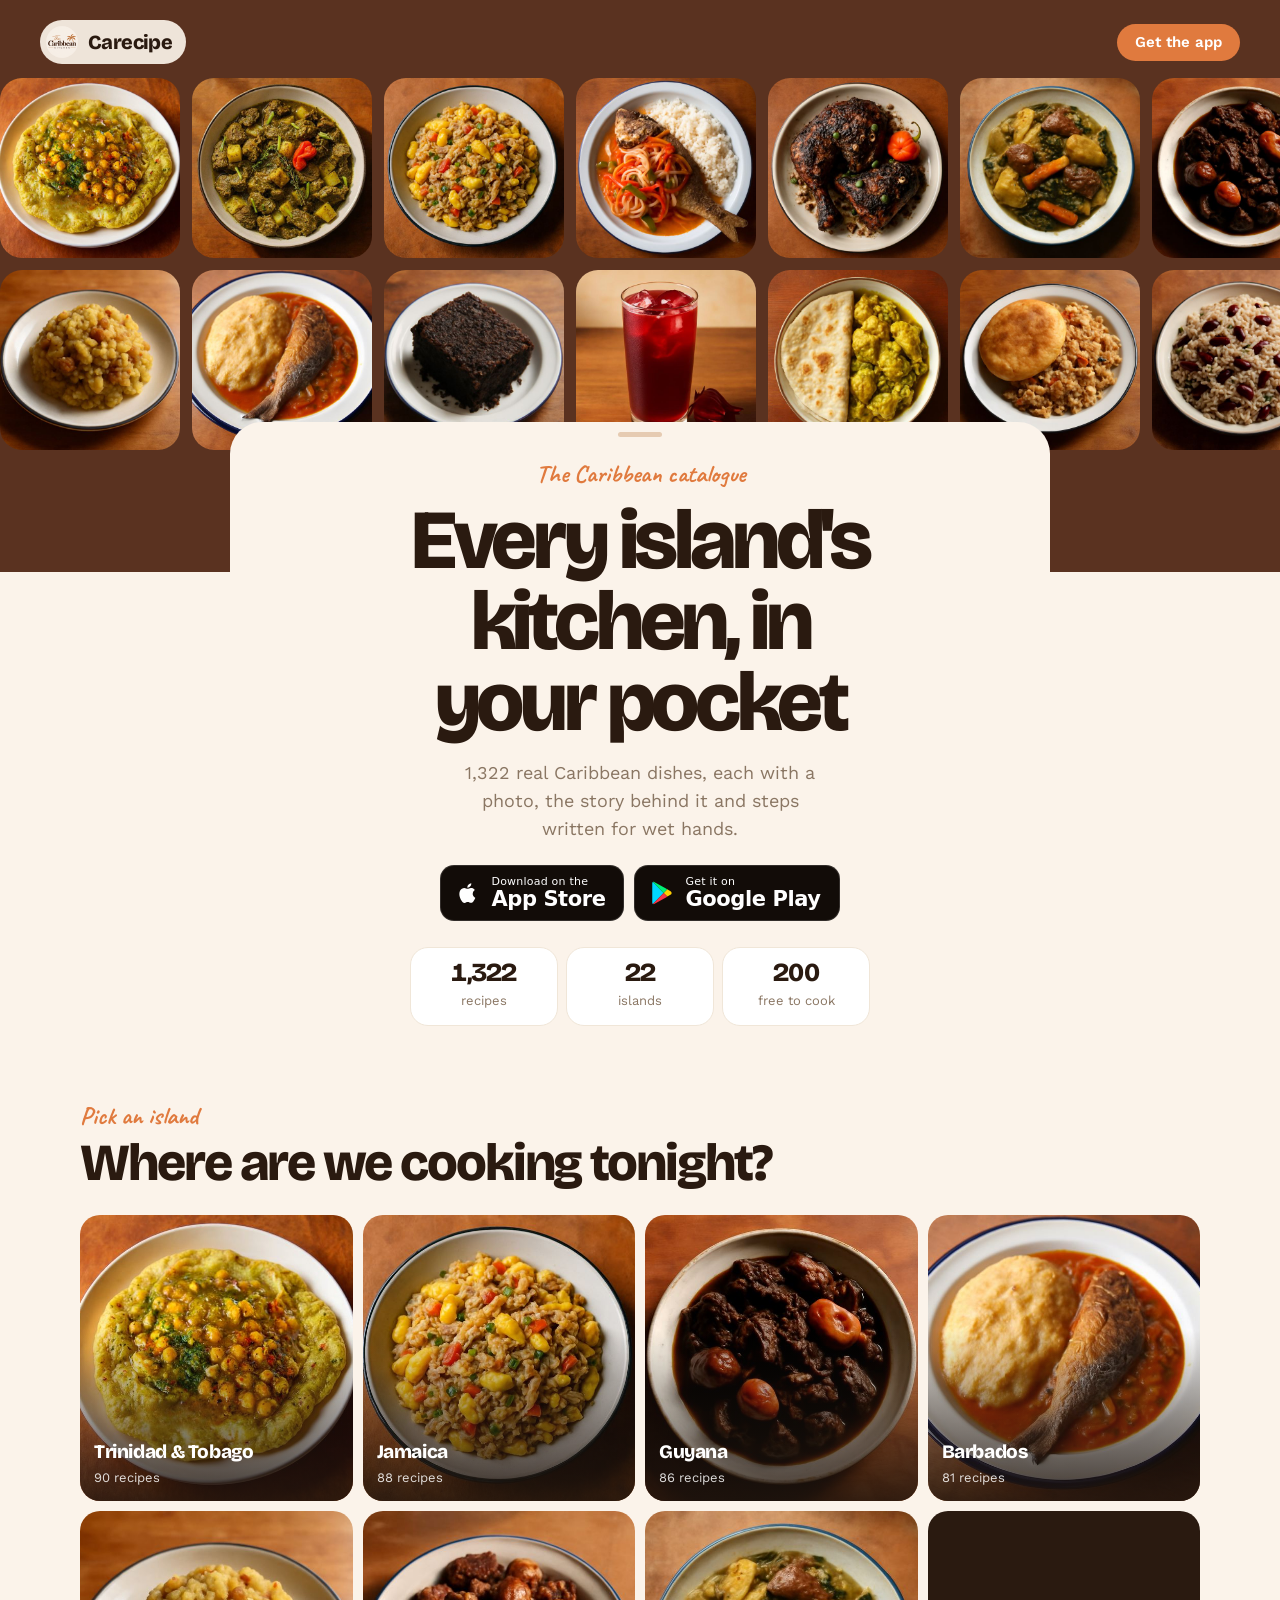
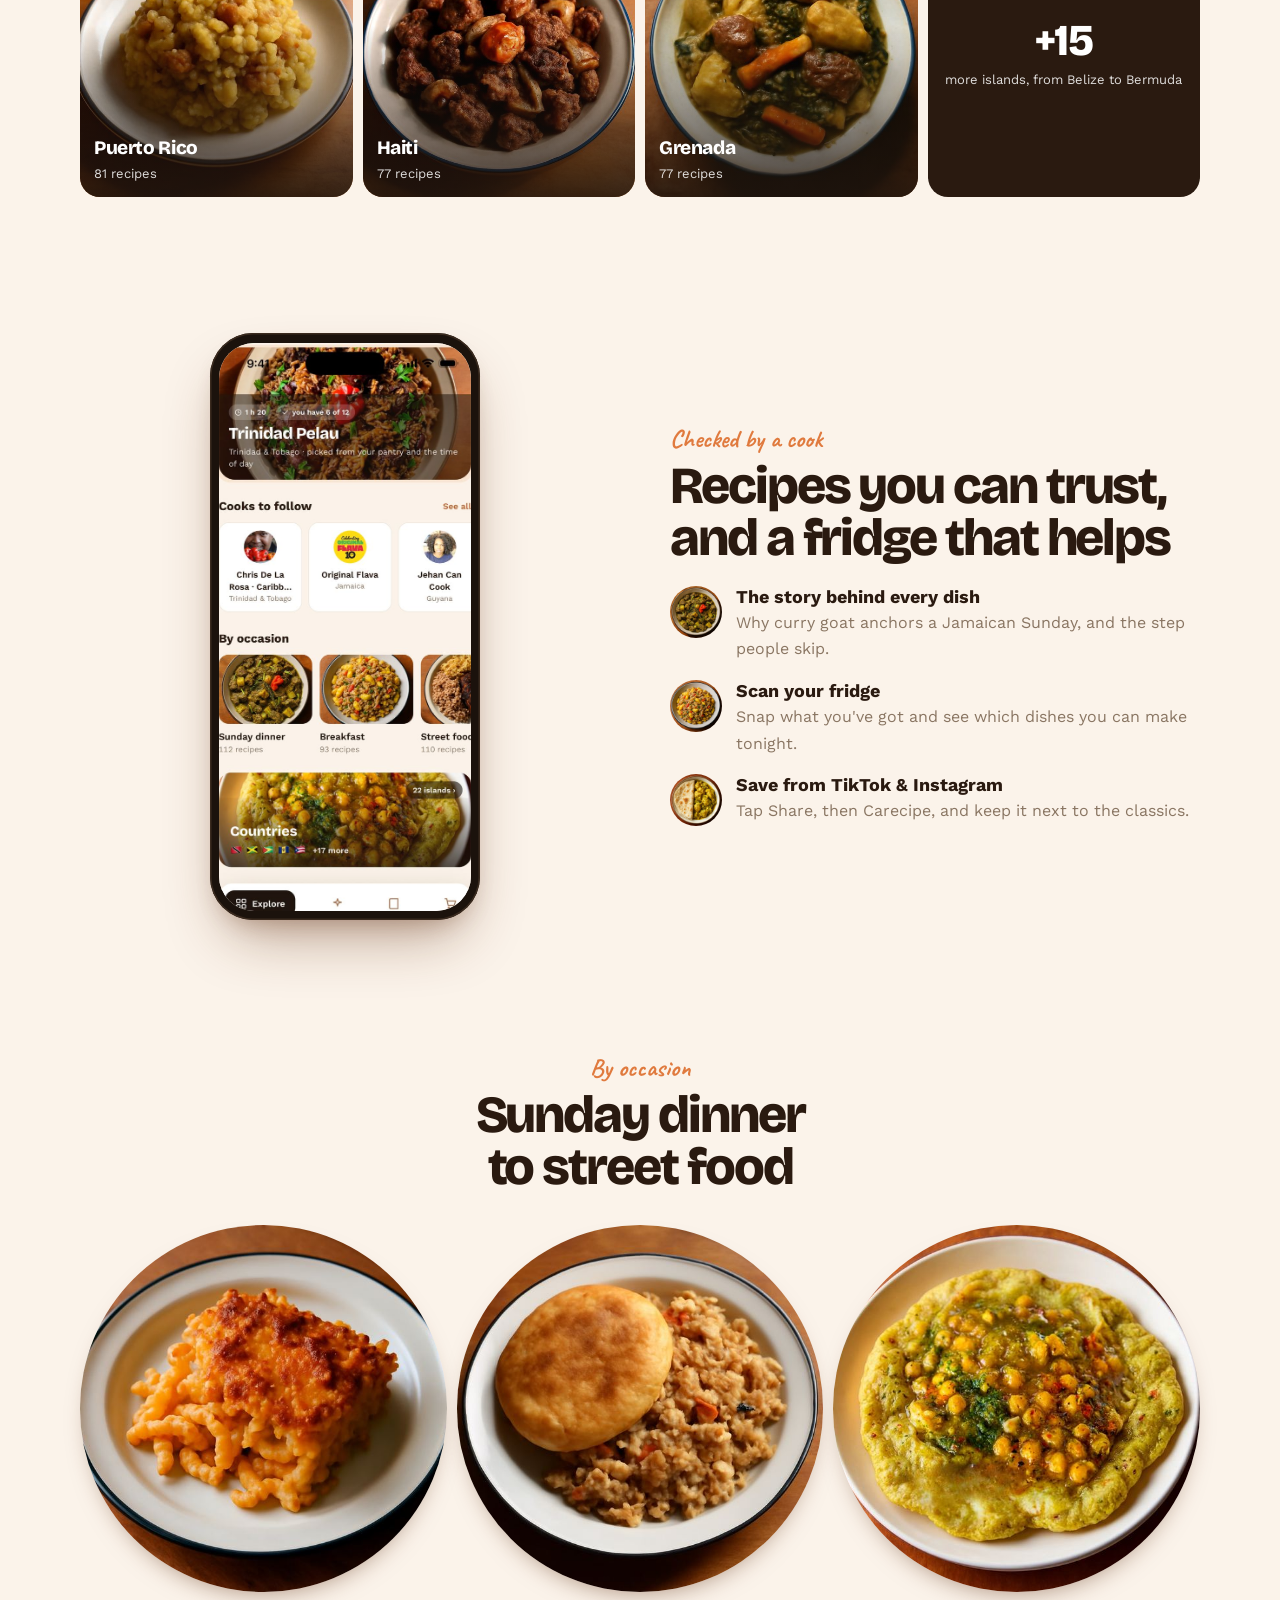
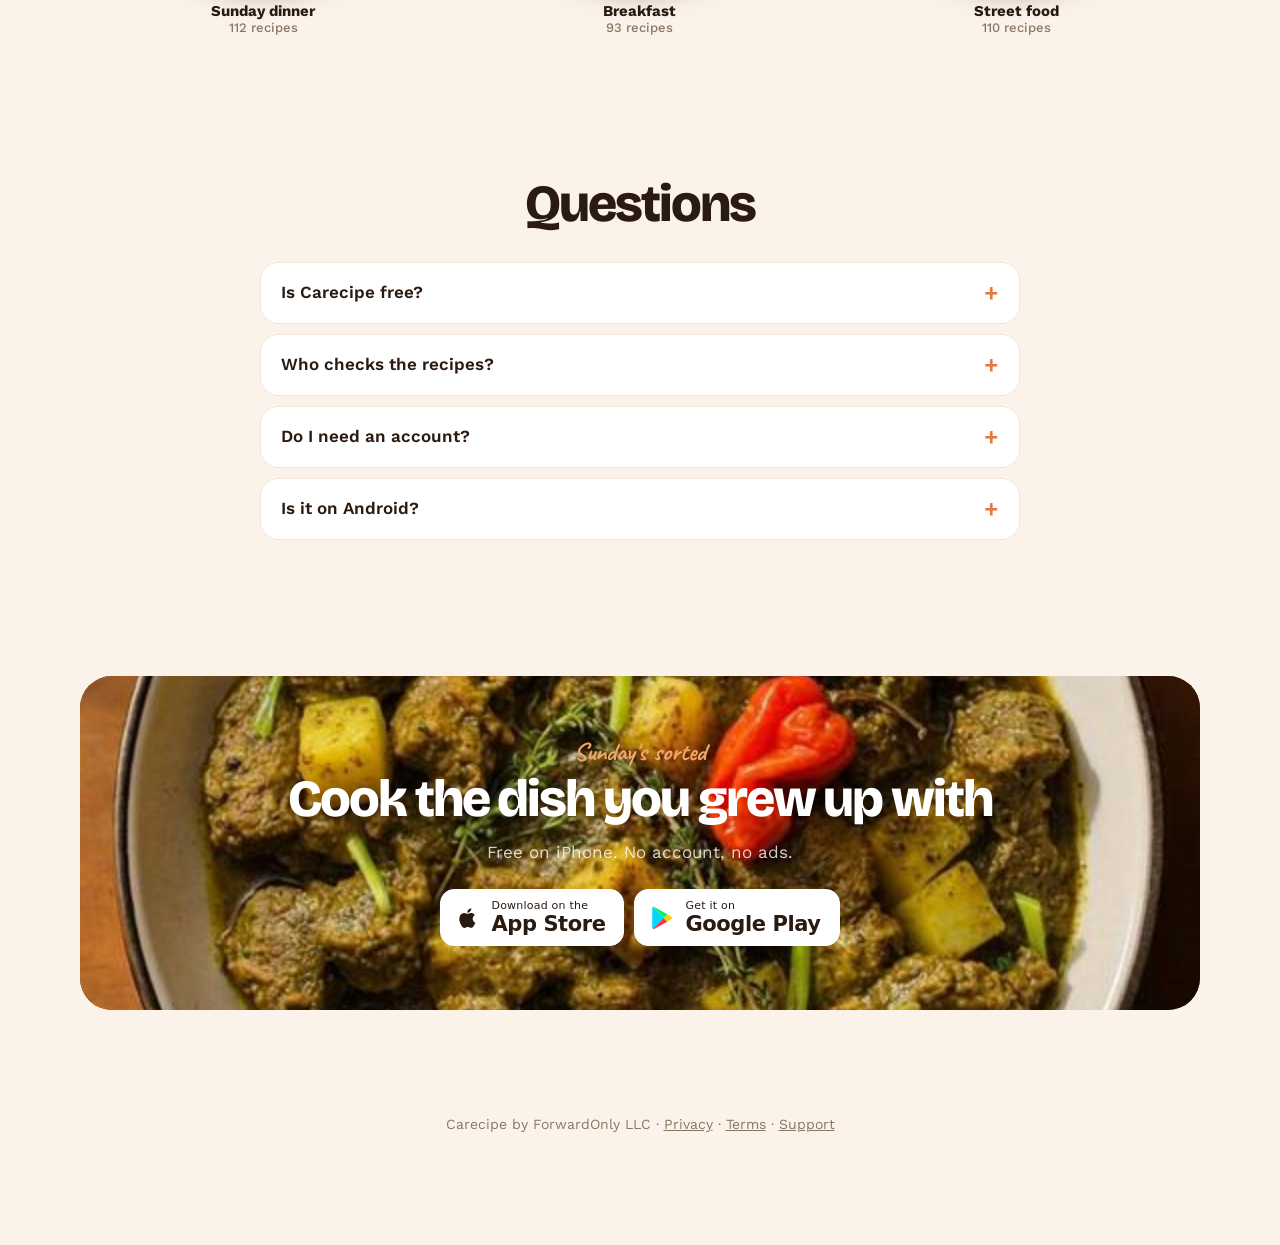
<file: try/3/index.html>
<!doctype html>
<html lang="en">
<head>
<meta charset="utf-8">
<meta name="viewport" content="width=device-width,initial-scale=1,viewport-fit=cover">
<title>Carecipe – Caribbean Recipes</title>
<meta name="description" content="1,322 Caribbean dishes from 22 islands, each with a photo and the story behind it. Free on iPhone.">
<meta name="apple-itunes-app" content="app-id=6810801696">
<meta name="theme-color" content="#fbf3ea">
<meta property="og:title" content="Carecipe – Every island's kitchen, in your pocket">
<meta property="og:description" content="1,322 Caribbean dishes from 22 islands. Free on iPhone.">
<meta property="og:image" content="https://forwardonlyjhaye.github.io/carecipe-legal/try/assets/og.jpg">
<link rel="icon" href="../assets/favicon.png">
<link rel="preconnect" href="https://fonts.googleapis.com"><link rel="preconnect" href="https://fonts.gstatic.com" crossorigin>
<link href="https://fonts.googleapis.com/css2?family=Bricolage+Grotesque:opsz,wght@12..96,600;12..96,800&family=Work+Sans:wght@400;500;600;700&family=Caveat:wght@700&display=swap" rel="stylesheet">
<link rel="stylesheet" href="../assets/kit.css">
<style>
/* Enamel Plate: image-led, like the catalogue home in the app. */
:root{--page:#fbf3ea;--card:#fff;--ink:#2a1a10;--muted:#8a7663;--line:#f0e6d8;--accent:#e07a3e;--soft:#f0a86a;--wood:#5a3220;
  --display:'Bricolage Grotesque',system-ui,sans-serif;--body:'Work Sans',system-ui,sans-serif;--hand:'Caveat',cursive}
body{background:var(--page);color:var(--ink);font:400 17px/1.55 var(--body)}
.wrap{max-width:1160px;margin:0 auto;padding:0 20px}
.kick{font:700 25px/1 var(--hand);color:var(--accent)}

.top{position:absolute;left:0;right:0;top:0;z-index:5;display:flex;justify-content:space-between;align-items:center;padding:16px 20px}
.logo{display:flex;align-items:center;gap:10px;padding:6px 14px 6px 6px;border-radius:99px;background:rgba(251,243,234,.92);
  font:800 20px/1 var(--display);letter-spacing:-.03em;text-decoration:none;backdrop-filter:blur(8px)}
.logo img{width:32px;height:32px;border-radius:50%}
.pill{padding:11px 18px;border-radius:99px;background:var(--accent);color:#fff;text-decoration:none;font:600 15px/1 var(--body)}

.hero{position:relative;background:var(--wood);overflow:hidden;padding:78px 0 0}
.lane{display:flex;gap:12px;width:max-content;animation:slide 60s linear infinite;margin-bottom:12px}
.lane.b{animation-direction:reverse;animation-duration:70s}
.lane img{width:clamp(108px,28vw,180px);aspect-ratio:1;border-radius:22px;object-fit:cover}
@keyframes slide{to{transform:translateX(-50%)}}
.card{position:relative;z-index:2;margin:-120px -8px 0;background:var(--page);border-radius:32px 32px 0 0;padding:30px 14px 10px;text-align:center}
.card::before{content:"";position:absolute;left:50%;top:10px;width:44px;height:5px;border-radius:9px;background:#e6cbb2;transform:translateX(-50%)}
h1{font:800 clamp(40px,10.6vw,84px)/.96 var(--display);letter-spacing:-.05em;margin:12px auto 0;max-width:12ch;text-wrap:balance}
.sub{max-width:34ch;margin:16px auto 22px;color:var(--muted);font-size:18px}
.android-note{margin-top:12px;font-size:14px;color:var(--muted)}
.stats{display:grid;grid-template-columns:repeat(3,1fr);gap:8px;max-width:460px;margin:26px auto 0}
.stats div{background:var(--card);border:1px solid var(--line);border-radius:18px;padding:12px 6px}
.stats b{display:block;font:800 26px/1 var(--display);letter-spacing:-.03em;font-variant-numeric:tabular-nums}
.stats small{color:var(--muted);font-size:13px}

section{padding:68px 0}
.head{margin:0 0 26px}
.head.c{text-align:center;max-width:640px;margin:0 auto 32px}
h2{font:800 clamp(32px,7vw,52px)/1 var(--display);letter-spacing:-.04em;margin-top:6px;text-wrap:balance}
.head p{color:var(--muted);margin-top:12px;font-size:18px}

.grid{display:grid;grid-template-columns:1fr 1fr;gap:10px}
.isl{position:relative;border-radius:20px;overflow:hidden;aspect-ratio:1/1.05;color:#fff;text-decoration:none}
.isl img{position:absolute;inset:0;width:100%;height:100%;object-fit:cover;transition:transform .5s}
.isl:hover img{transform:scale(1.05)}
.isl::after{content:"";position:absolute;inset:0;background:linear-gradient(transparent 40%,rgba(31,21,14,.85))}
.isl span{position:absolute;left:14px;right:14px;bottom:12px;z-index:1}
.isl b{display:block;font:800 19px/1.1 var(--display);letter-spacing:-.02em}
.isl small{font-size:13px;opacity:.85}
.isl.all{background:var(--ink);display:grid;place-items:center;text-align:center}
.isl.all::after{display:none}
.isl.all span{position:static}
.isl.all b{font-size:44px}

.feature{display:grid;gap:28px;align-items:center}
.feature .phone{--pw:min(270px,66vw);margin:0 auto}
.points{display:grid;gap:18px;margin-top:22px}
.points div{display:grid;grid-template-columns:52px 1fr;gap:14px;align-items:start}
.points img{width:52px;height:52px;border-radius:50%;object-fit:cover}
.points b{display:block;font:700 18px/1.25 var(--body)}
.points span{color:var(--muted);font-size:16px}

.occ{display:grid;grid-template-columns:repeat(3,1fr);gap:10px}
.occ figure{text-align:center}
.occ img{width:100%;aspect-ratio:1;border-radius:50%;object-fit:cover;box-shadow:0 12px 24px -12px rgba(90,40,10,.5)}
.occ figcaption{margin-top:10px;font:700 15px/1.2 var(--body)}
.occ small{display:block;color:var(--muted);font-weight:500;font-size:13px}

.faq{max-width:760px;margin:0 auto;display:grid;gap:10px}
details{background:var(--card);border:1px solid var(--line);border-radius:18px;padding:0 20px}
summary{cursor:pointer;list-style:none;display:flex;justify-content:space-between;gap:16px;padding:18px 0;font:600 17px/1.35 var(--body)}
summary::-webkit-details-marker{display:none}
summary::after{content:"+";color:var(--accent);font-size:24px;line-height:1}
details[open] summary::after{content:"–"}
details p{padding:0 0 18px;color:var(--muted)}

.end{position:relative;border-radius:32px;overflow:hidden;color:#fff;text-align:center;padding:64px 22px}
.end>img{position:absolute;inset:0;width:100%;height:100%;object-fit:cover}
.end::before{content:"";position:absolute;inset:0;background:rgba(31,21,14,.72)}
.end>*:not(img){position:relative}
.end p{opacity:.8;margin:14px auto 24px}
.end .badge{background:#fff;color:var(--ink);border-color:#fff}
.end .badge.is-soon{background:transparent;color:#fff;border-color:rgba(255,255,255,.35)}
footer{padding:36px 0 110px;text-align:center;color:var(--muted);font-size:14px}
footer a{color:var(--muted)}

@media (min-width:760px){
  .grid{grid-template-columns:repeat(4,1fr)}
  .feature{grid-template-columns:1fr 1fr;gap:60px}
  .card{max-width:820px;margin:-150px auto 0;padding:40px 40px 10px}
  .top{padding:20px 40px}
}
</style>
</head>
<body>
<header class="top">
  <a class="logo" href="#top"><img src="../assets/icon.png" alt="">Carecipe</a>
  <a class="pill" data-store="ios" href="https://apps.apple.com/app/id6810801696">Get the app</a>
</header>
<main id="top">
  <div class="hero" aria-hidden="true">
    <div class="lane">
      <img src="../assets/dish/doubles.jpg" alt=""><img src="../assets/dish/curry-goat.jpg" alt=""><img src="../assets/dish/ackee.jpg" alt=""><img src="../assets/dish/escovitch.jpg" alt=""><img src="../assets/dish/jerk-chicken.jpg" alt=""><img src="../assets/dish/oil-down.jpg" alt=""><img src="../assets/dish/pepperpot.jpg" alt=""><img src="../assets/dish/griot.jpg" alt="">
      <img src="../assets/dish/doubles.jpg" alt=""><img src="../assets/dish/curry-goat.jpg" alt=""><img src="../assets/dish/ackee.jpg" alt=""><img src="../assets/dish/escovitch.jpg" alt=""><img src="../assets/dish/jerk-chicken.jpg" alt=""><img src="../assets/dish/oil-down.jpg" alt=""><img src="../assets/dish/pepperpot.jpg" alt=""><img src="../assets/dish/griot.jpg" alt="">
    </div>
    <div class="lane b">
      <img src="../assets/dish/mofongo.jpg" alt=""><img src="../assets/dish/cou-cou.jpg" alt=""><img src="../assets/dish/black-cake.jpg" alt=""><img src="../assets/dish/sorrel.jpg" alt=""><img src="../assets/dish/roti.jpg" alt=""><img src="../assets/dish/bake-saltfish.jpg" alt=""><img src="../assets/dish/rice-peas.jpg" alt=""><img src="../assets/dish/mac-pie.jpg" alt="">
      <img src="../assets/dish/mofongo.jpg" alt=""><img src="../assets/dish/cou-cou.jpg" alt=""><img src="../assets/dish/black-cake.jpg" alt=""><img src="../assets/dish/sorrel.jpg" alt=""><img src="../assets/dish/roti.jpg" alt=""><img src="../assets/dish/bake-saltfish.jpg" alt=""><img src="../assets/dish/rice-peas.jpg" alt=""><img src="../assets/dish/mac-pie.jpg" alt="">
    </div>
    <div style="height:110px"></div>
  </div>
  <div class="wrap">
    <section class="card" style="padding-bottom:10px">
      <span class="kick">The Caribbean catalogue</span>
      <h1>Every island's kitchen, in your pocket</h1>
      <p class="sub">1,322 real Caribbean dishes, each with a photo, the story behind it and steps written for wet hands.</p>
      <div class="badges" data-hero-cta><a class="badge" data-store="ios" href="https://apps.apple.com/app/id6810801696"><svg viewBox="0 0 24 24" fill="currentColor" aria-hidden="true"><path d="M16.37 12.62c-.02-2.3 1.88-3.4 1.96-3.46-1.07-1.56-2.73-1.77-3.32-1.8-1.41-.14-2.76.83-3.47.83-.72 0-1.82-.81-3-.79-1.54.02-2.96.9-3.76 2.27-1.6 2.78-.41 6.9 1.15 9.16.76 1.1 1.67 2.34 2.86 2.3 1.15-.05 1.58-.74 2.97-.74 1.38 0 1.77.74 2.98.72 1.23-.02 2.01-1.12 2.76-2.23.87-1.28 1.23-2.52 1.25-2.58-.03-.01-2.4-.92-2.42-3.66zM14.1 5.88c.63-.77 1.06-1.83.94-2.89-.91.04-2.01.61-2.67 1.37-.58.67-1.1 1.76-.96 2.8 1.02.08 2.06-.52 2.69-1.28z"/></svg><span><small>Download on the</small><b>App Store</b></span></a>
<a class="badge" data-store="android"><svg viewBox="0 0 24 24" aria-hidden="true"><path fill="#00d7fe" d="M3.6 1.8 13.5 12 3.6 22.2c-.4-.2-.6-.6-.6-1.1V2.9c0-.5.2-.9.6-1.1z"/><path fill="#ffce00" d="m16.9 8.6 3.3 1.9c.9.5.9 2.4 0 2.9l-3.3 1.9L13.5 12z"/><path fill="#00f076" d="M3.6 1.8c.3-.2.8-.2 1.2 0l12.1 6.8-3.4 3.4z"/><path fill="#f83548" d="m13.5 12 3.4 3.4-12.1 6.8c-.4.2-.9.2-1.2 0z"/></svg><span><small>Get it on</small><b>Google Play</b></span><em class="soon">Soon</em></a></div>
      <p class="android-note">On Android? Carecipe is coming to Google Play soon.</p>
      <div class="stats"><div><b>1,322</b><small>recipes</small></div><div><b>22</b><small>islands</small></div><div><b>200</b><small>free to cook</small></div></div>
    </section>

    <section>
      <div class="head reveal"><span class="kick">Pick an island</span><h2>Where are we cooking tonight?</h2></div>
      <div class="grid reveal">
        <a class="isl" data-store="ios" href="https://apps.apple.com/app/id6810801696"><img src="../assets/dish/doubles.jpg" alt="" loading="lazy"><span><b>Trinidad &amp; Tobago</b><small>90 recipes</small></span></a>
        <a class="isl" data-store="ios" href="https://apps.apple.com/app/id6810801696"><img src="../assets/dish/ackee.jpg" alt="" loading="lazy"><span><b>Jamaica</b><small>88 recipes</small></span></a>
        <a class="isl" data-store="ios" href="https://apps.apple.com/app/id6810801696"><img src="../assets/dish/pepperpot.jpg" alt="" loading="lazy"><span><b>Guyana</b><small>86 recipes</small></span></a>
        <a class="isl" data-store="ios" href="https://apps.apple.com/app/id6810801696"><img src="../assets/dish/cou-cou.jpg" alt="" loading="lazy"><span><b>Barbados</b><small>81 recipes</small></span></a>
        <a class="isl" data-store="ios" href="https://apps.apple.com/app/id6810801696"><img src="../assets/dish/mofongo.jpg" alt="" loading="lazy"><span><b>Puerto Rico</b><small>81 recipes</small></span></a>
        <a class="isl" data-store="ios" href="https://apps.apple.com/app/id6810801696"><img src="../assets/dish/griot.jpg" alt="" loading="lazy"><span><b>Haiti</b><small>77 recipes</small></span></a>
        <a class="isl" data-store="ios" href="https://apps.apple.com/app/id6810801696"><img src="../assets/dish/oil-down.jpg" alt="" loading="lazy"><span><b>Grenada</b><small>77 recipes</small></span></a>
        <a class="isl all" data-store="ios" href="https://apps.apple.com/app/id6810801696"><span><b>+15</b><small>more islands, from Belize to Bermuda</small></span></a>
      </div>
    </section>

    <section>
      <div class="feature">
        <div class="phone reveal"><img src="../assets/screens/08-explore2.jpg" alt="The Carecipe catalogue with cooks to follow and recipes by occasion"></div>
        <div class="reveal">
          <span class="kick">Checked by a cook</span>
          <h2>Recipes you can trust, and a fridge that helps</h2>
          <div class="points">
            <div><img src="../assets/dish/curry-goat.jpg" alt=""><p><b>The story behind every dish</b><span>Why curry goat anchors a Jamaican Sunday, and the step people skip.</span></p></div>
            <div><img src="../assets/dish/ackee.jpg" alt=""><p><b>Scan your fridge</b><span>Snap what you've got and see which dishes you can make tonight.</span></p></div>
            <div><img src="../assets/dish/roti.jpg" alt=""><p><b>Save from TikTok &amp; Instagram</b><span>Tap Share, then Carecipe, and keep it next to the classics.</span></p></div>
          </div>
        </div>
      </div>
    </section>

    <section>
      <div class="head c reveal"><span class="kick">By occasion</span><h2>Sunday dinner to street food</h2></div>
      <div class="occ reveal">
        <figure><img src="../assets/dish/mac-pie.jpg" alt="" loading="lazy"><figcaption>Sunday dinner<small>112 recipes</small></figcaption></figure>
        <figure><img src="../assets/dish/bake-saltfish.jpg" alt="" loading="lazy"><figcaption>Breakfast<small>93 recipes</small></figcaption></figure>
        <figure><img src="../assets/dish/doubles.jpg" alt="" loading="lazy"><figcaption>Street food<small>110 recipes</small></figcaption></figure>
      </div>
    </section>

    <section>
      <div class="head c reveal"><h2>Questions</h2></div>
      <div class="faq reveal">
        <details><summary>Is Carecipe free?</summary><p>Yes. 200 recipes and 15 AI actions a month are free. Carecipe Plus opens all 1,322 recipes and lifts the cap, with a 7-day free trial. Cancel any time.</p></details>
        <details><summary>Who checks the recipes?</summary><p>Every catalogue recipe is checked by a Caribbean cook before it goes in.</p></details>
        <details><summary>Do I need an account?</summary><p>No sign-up and no ads. Your recipes stay on your phone.</p></details>
        <details><summary>Is it on Android?</summary><p>On iPhone now, and coming to Google Play soon.</p></details>
      </div>
    </section>

    <section data-end-cta>
      <div class="end reveal">
        <img src="../assets/dish/curry-goat.jpg" alt="" loading="lazy">
        <span class="kick" style="color:var(--soft)">Sunday's sorted</span>
        <h2>Cook the dish you grew up with</h2>
        <p>Free on iPhone. No account, no ads.</p>
        <div class="badges"><a class="badge" data-store="ios" href="https://apps.apple.com/app/id6810801696"><svg viewBox="0 0 24 24" fill="currentColor" aria-hidden="true"><path d="M16.37 12.62c-.02-2.3 1.88-3.4 1.96-3.46-1.07-1.56-2.73-1.77-3.32-1.8-1.41-.14-2.76.83-3.47.83-.72 0-1.82-.81-3-.79-1.54.02-2.96.9-3.76 2.27-1.6 2.78-.41 6.9 1.15 9.16.76 1.1 1.67 2.34 2.86 2.3 1.15-.05 1.58-.74 2.97-.74 1.38 0 1.77.74 2.98.72 1.23-.02 2.01-1.12 2.76-2.23.87-1.28 1.23-2.52 1.25-2.58-.03-.01-2.4-.92-2.42-3.66zM14.1 5.88c.63-.77 1.06-1.83.94-2.89-.91.04-2.01.61-2.67 1.37-.58.67-1.1 1.76-.96 2.8 1.02.08 2.06-.52 2.69-1.28z"/></svg><span><small>Download on the</small><b>App Store</b></span></a>
<a class="badge" data-store="android"><svg viewBox="0 0 24 24" aria-hidden="true"><path fill="#00d7fe" d="M3.6 1.8 13.5 12 3.6 22.2c-.4-.2-.6-.6-.6-1.1V2.9c0-.5.2-.9.6-1.1z"/><path fill="#ffce00" d="m16.9 8.6 3.3 1.9c.9.5.9 2.4 0 2.9l-3.3 1.9L13.5 12z"/><path fill="#00f076" d="M3.6 1.8c.3-.2.8-.2 1.2 0l12.1 6.8-3.4 3.4z"/><path fill="#f83548" d="m13.5 12 3.4 3.4-12.1 6.8c-.4.2-.9.2-1.2 0z"/></svg><span><small>Get it on</small><b>Google Play</b></span><em class="soon">Soon</em></a></div>
      </div>
    </section>
  </div>
</main>
<footer>Carecipe by ForwardOnly LLC · <a href="../../privacy.html">Privacy</a> · <a href="../../terms.html">Terms</a> · <a href="mailto:carecipesupport@forwardonlyllc.com">Support</a></footer>
<div class="stickybar" aria-label="Download Carecipe">
  <img src="../assets/icon.png" alt=""><p>Carecipe<small>Free · 1,322 Caribbean recipes</small></p>
  <a data-store="auto" href="https://apps.apple.com/app/id6810801696">Get</a>
</div>
<script src="../assets/store.js"></script>
</body>
</html>
</file>
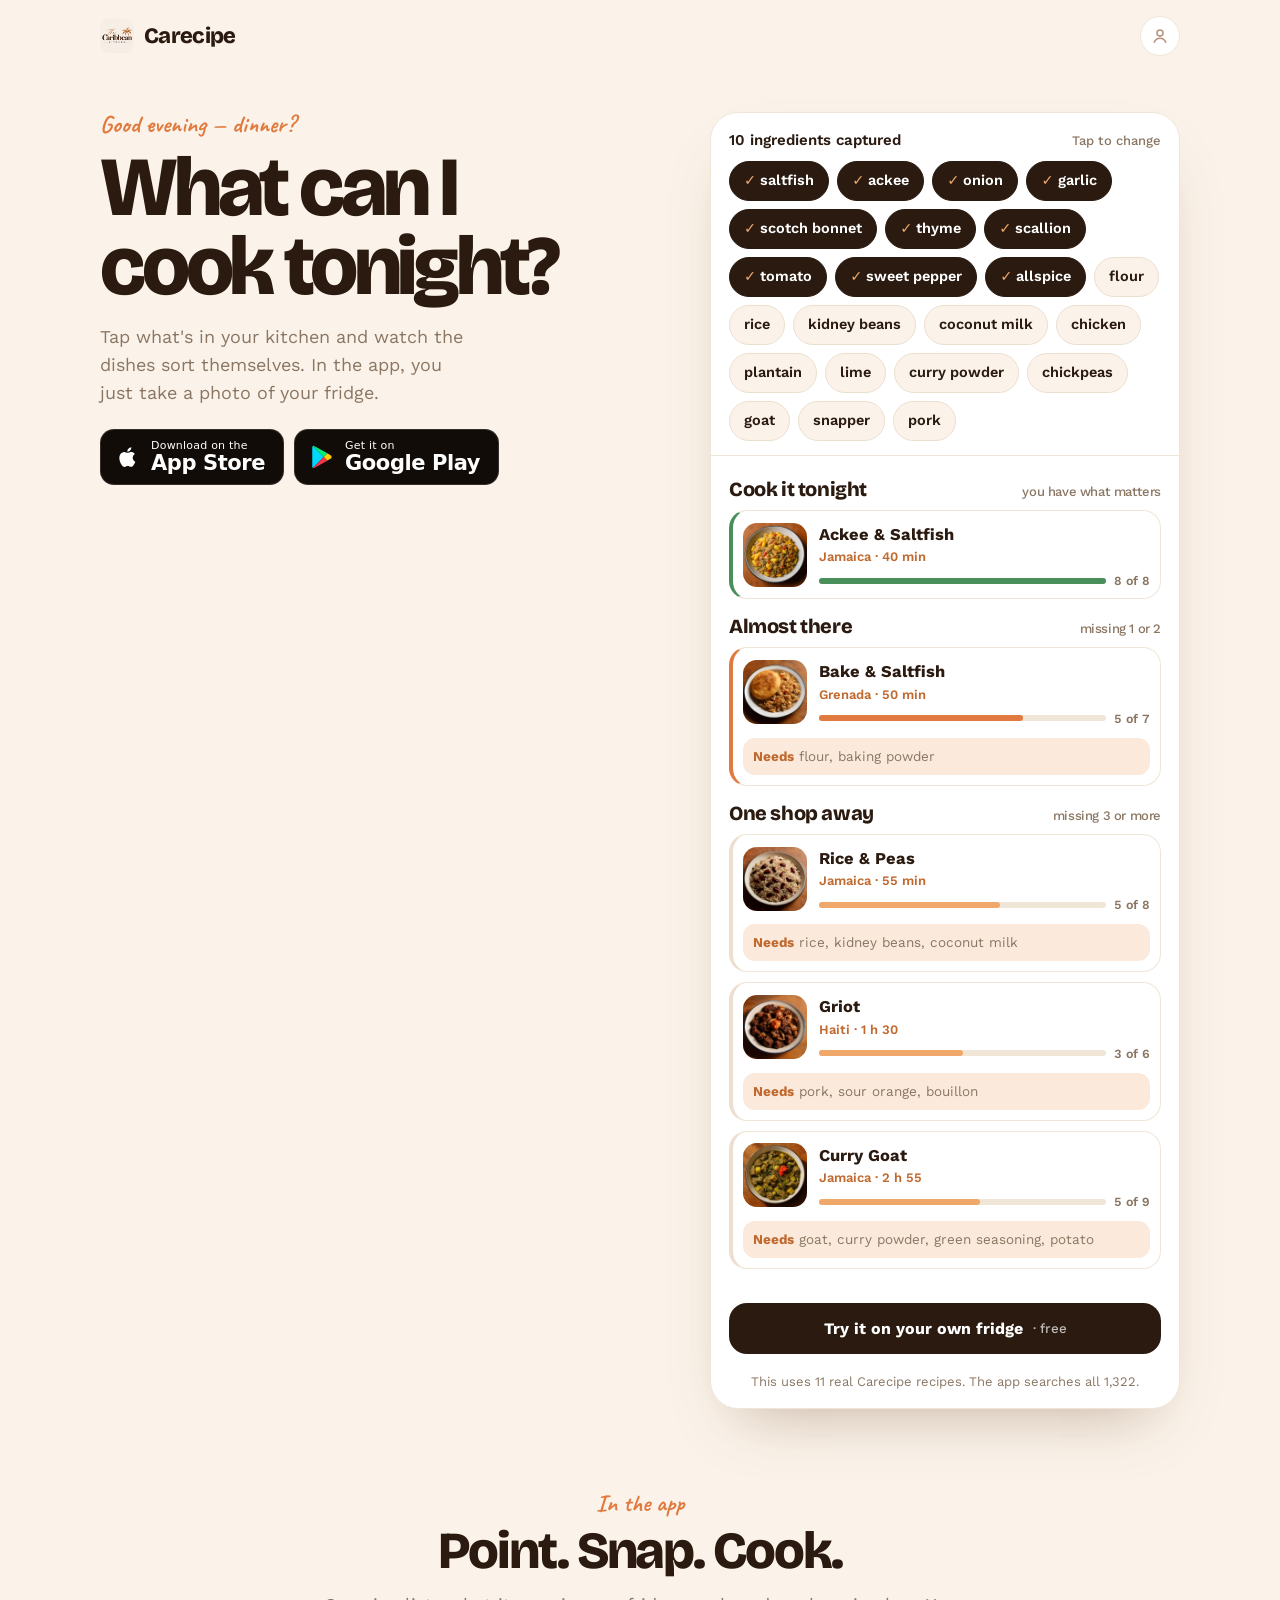
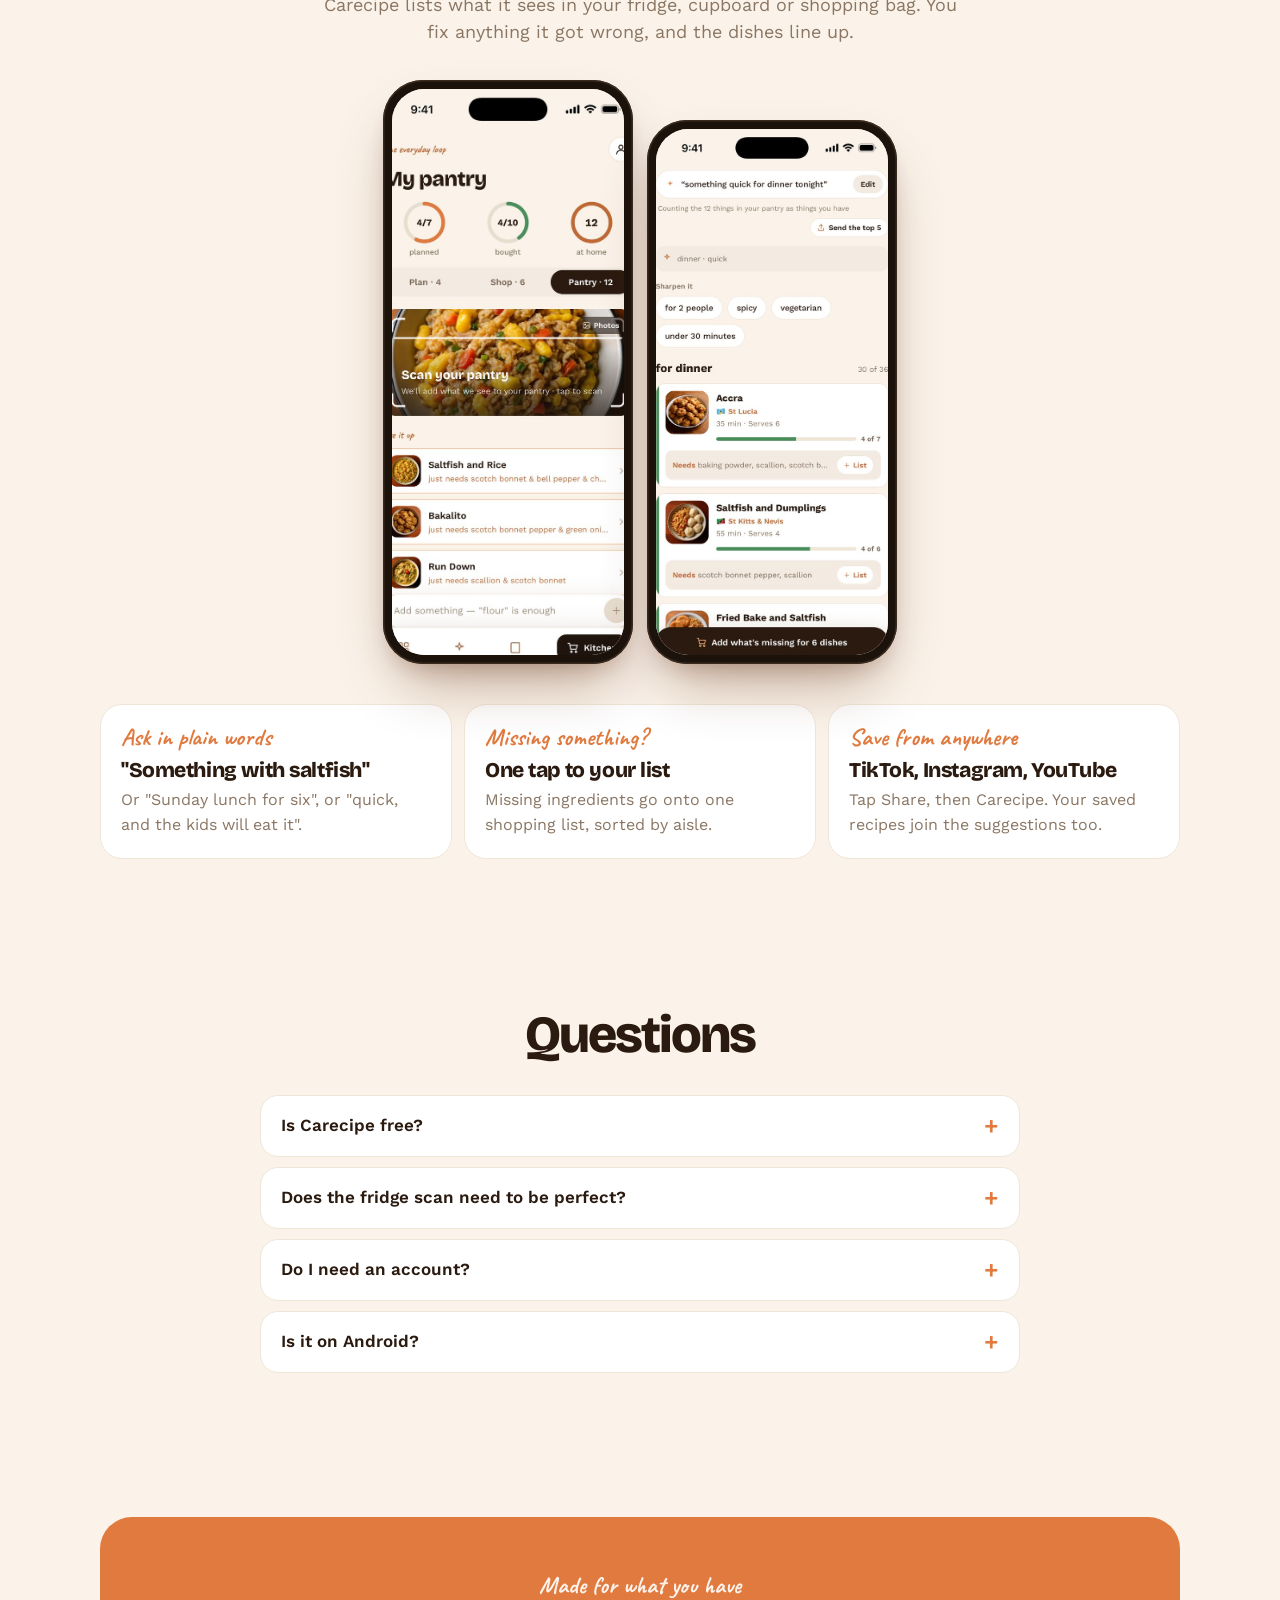
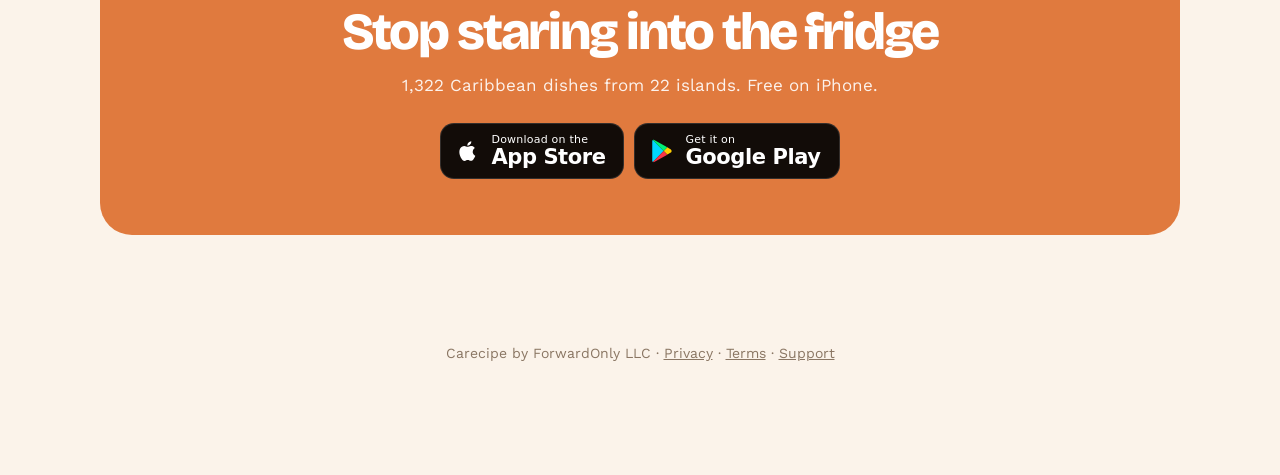
<file: try/4/index.html>
<!doctype html>
<html lang="en">
<head>
<meta charset="utf-8">
<meta name="viewport" content="width=device-width,initial-scale=1,viewport-fit=cover">
<title>Carecipe – Caribbean Recipes</title>
<meta name="description" content="Tap what's in your kitchen and see which Caribbean dishes you can cook tonight. 1,322 recipes from 22 islands. Free on iPhone.">
<meta name="apple-itunes-app" content="app-id=6810801696">
<meta name="theme-color" content="#fbf3ea">
<meta property="og:title" content="Carecipe – What can I cook tonight?">
<meta property="og:description" content="Show it your fridge. It shows you the Caribbean dishes you can make. Free on iPhone.">
<meta property="og:image" content="https://forwardonlyjhaye.github.io/carecipe-legal/try/assets/og.jpg">
<link rel="icon" href="../assets/favicon.png">
<link rel="preconnect" href="https://fonts.googleapis.com"><link rel="preconnect" href="https://fonts.gstatic.com" crossorigin>
<link href="https://fonts.googleapis.com/css2?family=Bricolage+Grotesque:opsz,wght@12..96,600;12..96,800&family=Work+Sans:wght@400;500;600;700&family=Caveat:wght@700&display=swap" rel="stylesheet">
<link rel="stylesheet" href="../assets/kit.css">
<style>
/* What to Cook: the app's headline screen, turned into a page you can play with. */
:root{--page:#fbf3ea;--card:#fff;--surface:#f4ece2;--ink:#2a1a10;--muted:#8a7663;--line:#f0e6d8;--line2:#ecdfcf;
  --accent:#e07a3e;--accent-deep:#c06a30;--soft:#f0a86a;--flag:#fbe9db;--ok:#4a8f5b;--okbg:#e8f2e6;
  --display:'Bricolage Grotesque',system-ui,sans-serif;--body:'Work Sans',system-ui,sans-serif;--hand:'Caveat',cursive}
body{background:var(--page);color:var(--ink);font:400 17px/1.55 var(--body)}
.wrap{max-width:1120px;margin:0 auto;padding:0 20px}
.kick{font:700 24px/1 var(--hand);color:var(--accent)}
header{display:flex;align-items:center;justify-content:space-between;padding:16px 0}
.logo{display:flex;align-items:center;gap:10px;font:800 22px/1 var(--display);letter-spacing:-.03em;text-decoration:none}
.logo img{width:34px;height:34px;border-radius:9px}
.avatar{width:40px;height:40px;border-radius:50%;background:var(--card);border:1px solid var(--line);display:grid;place-items:center}

.hero{display:grid;gap:30px;padding:18px 0 10px}
h1{font:800 clamp(44px,12vw,84px)/.94 var(--display);letter-spacing:-.05em;margin-top:10px;text-wrap:balance}
.sub{color:var(--muted);font-size:18px;margin:16px 0 22px;max-width:34ch}
.hero .badges{justify-content:flex-start}
.android-note{margin-top:12px;font-size:14px;color:var(--muted)}

/* The demo panel looks like the app. */
.app{background:var(--card);border-radius:28px;border:1px solid var(--line);box-shadow:0 30px 60px -30px rgba(90,40,10,.35);overflow:hidden}
.app-top{padding:18px 18px 14px;border-bottom:1px solid var(--line)}
.app-top p{font:600 15px var(--body);display:flex;justify-content:space-between;align-items:center;gap:10px}
.app-top p small{font:500 13px var(--body);color:var(--muted)}
.chips{display:flex;flex-wrap:wrap;gap:8px;margin-top:12px}
.chip{appearance:none;border:1.5px solid var(--line2);background:var(--page);color:var(--ink);border-radius:99px;padding:9px 14px;
  font:600 14.5px/1 var(--body);cursor:pointer;min-height:40px;transition:background .15s,border-color .15s,color .15s}
.chip[aria-pressed="true"]{background:var(--ink);border-color:var(--ink);color:#fff}
.chip[aria-pressed="true"]::before{content:"✓ ";color:var(--soft)}
.app-body{padding:6px 18px 18px;max-height:none}
.group{margin-top:16px}
.group h3{display:flex;justify-content:space-between;align-items:baseline;font:800 20px/1.1 var(--display);letter-spacing:-.02em}
.group h3 small{font:500 13px var(--body);color:var(--muted)}
.res{display:grid;grid-template-columns:64px 1fr;gap:12px;align-items:center;margin-top:10px;padding:10px;border:1px solid var(--line);border-radius:18px;
  border-left:4px solid var(--ok);animation:pop .3s ease}
.res.almost{border-left-color:var(--accent)}
.res.far{border-left-color:var(--line2)}
.res img{width:64px;height:64px;border-radius:14px;object-fit:cover}
.res b{font:700 16.5px/1.2 var(--body)}
.res .is{display:block;font-size:13px;color:var(--accent-deep);font-weight:600}
.bar{display:flex;align-items:center;gap:8px;margin-top:6px;font:600 12.5px var(--body);color:var(--muted);font-variant-numeric:tabular-nums}
.bar i{flex:1;height:6px;border-radius:9px;background:var(--line)}
.bar i::before{content:"";display:block;height:100%;width:var(--v);border-radius:9px;background:var(--ok);transition:width .3s}
.almost .bar i::before{background:var(--accent)}
.far .bar i::before{background:var(--soft)}
.miss{grid-column:1/-1;font-size:13.5px;color:var(--muted);background:var(--flag);border-radius:12px;padding:8px 10px}
.miss b{font-size:13.5px;color:var(--accent-deep)}
@keyframes pop{from{opacity:0;transform:translateY(4px)}}
.app-foot{margin:16px 18px 18px;display:flex;align-items:center;justify-content:center;gap:10px;padding:16px;border-radius:18px;background:var(--ink);color:#fff;
  text-decoration:none;font:700 16px var(--body)}
.app-foot small{font-weight:500;opacity:.7}
.note{font-size:13px;color:var(--muted);text-align:center;padding:0 18px 16px}

section{padding:72px 0}
.head{max-width:640px;margin:0 auto 34px;text-align:center}
h2{font:800 clamp(32px,7vw,52px)/1 var(--display);letter-spacing:-.04em;margin-top:6px;text-wrap:balance}
.head p{color:var(--muted);margin-top:14px;font-size:18px}
.pair{display:flex;justify-content:center;gap:14px}
.pair .phone{--pw:min(220px,44vw)}
.pair .phone:nth-child(2){margin-top:40px}
.three{display:grid;gap:12px;margin-top:40px}
.three div{background:var(--card);border:1px solid var(--line);border-radius:22px;padding:20px}
.three b{display:block;font:800 21px/1.15 var(--display);letter-spacing:-.02em;margin-top:6px}
.three p{color:var(--muted);margin-top:6px;font-size:16px}

.faq{max-width:760px;margin:0 auto;display:grid;gap:10px}
details{background:var(--card);border:1px solid var(--line);border-radius:18px;padding:0 20px}
summary{cursor:pointer;list-style:none;display:flex;justify-content:space-between;gap:16px;padding:18px 0;font:600 17px/1.35 var(--body)}
summary::-webkit-details-marker{display:none}
summary::after{content:"+";color:var(--accent);font-size:24px;line-height:1}
details[open] summary::after{content:"–"}
details p{padding:0 0 18px;color:var(--muted)}
.end{background:var(--accent);color:#fff;border-radius:32px;text-align:center;padding:56px 22px}
.end .kick{color:#fff;opacity:.9}
.end p{opacity:.9;margin:14px auto 24px}
.end .badge.is-soon{background:transparent;border-color:rgba(255,255,255,.5)}
.end .badge.is-soon .soon{background:#fff;color:var(--accent)}
footer{padding:36px 0 110px;text-align:center;color:var(--muted);font-size:14px}
footer a{color:var(--muted)}

@media (min-width:900px){
  .hero{grid-template-columns:1fr 470px;align-items:start;gap:56px;padding-top:40px}
  .hero-copy{position:sticky;top:40px}
  .three{grid-template-columns:repeat(3,1fr)}
  .pair .phone{--pw:250px}
}
</style>
</head>
<body>
<div class="wrap">
  <header>
    <a class="logo" href="#top"><img src="../assets/icon.png" alt="">Carecipe</a>
    <span class="avatar" aria-hidden="true"><svg width="18" height="18" viewBox="0 0 24 24" fill="none" stroke="#b8917a" stroke-width="2"><circle cx="12" cy="8" r="4"/><path d="M4 21c1.5-4 4.5-6 8-6s6.5 2 8 6"/></svg></span>
  </header>

  <main id="top">
    <div class="hero">
      <div class="hero-copy">
        <span class="kick">Good evening — dinner?</span>
        <h1>What can I cook tonight?</h1>
        <p class="sub">Tap what's in your kitchen and watch the dishes sort themselves. In the app, you just take a photo of your fridge.</p>
        <div class="badges" data-hero-cta><a class="badge" data-store="ios" href="https://apps.apple.com/app/id6810801696"><svg viewBox="0 0 24 24" fill="currentColor" aria-hidden="true"><path d="M16.37 12.62c-.02-2.3 1.88-3.4 1.96-3.46-1.07-1.56-2.73-1.77-3.32-1.8-1.41-.14-2.76.83-3.47.83-.72 0-1.82-.81-3-.79-1.54.02-2.96.9-3.76 2.27-1.6 2.78-.41 6.9 1.15 9.16.76 1.1 1.67 2.34 2.86 2.3 1.15-.05 1.58-.74 2.97-.74 1.38 0 1.77.74 2.98.72 1.23-.02 2.01-1.12 2.76-2.23.87-1.28 1.23-2.52 1.25-2.58-.03-.01-2.4-.92-2.42-3.66zM14.1 5.88c.63-.77 1.06-1.83.94-2.89-.91.04-2.01.61-2.67 1.37-.58.67-1.1 1.76-.96 2.8 1.02.08 2.06-.52 2.69-1.28z"/></svg><span><small>Download on the</small><b>App Store</b></span></a>
<a class="badge" data-store="android"><svg viewBox="0 0 24 24" aria-hidden="true"><path fill="#00d7fe" d="M3.6 1.8 13.5 12 3.6 22.2c-.4-.2-.6-.6-.6-1.1V2.9c0-.5.2-.9.6-1.1z"/><path fill="#ffce00" d="m16.9 8.6 3.3 1.9c.9.5.9 2.4 0 2.9l-3.3 1.9L13.5 12z"/><path fill="#00f076" d="M3.6 1.8c.3-.2.8-.2 1.2 0l12.1 6.8-3.4 3.4z"/><path fill="#f83548" d="m13.5 12 3.4 3.4-12.1 6.8c-.4.2-.9.2-1.2 0z"/></svg><span><small>Get it on</small><b>Google Play</b></span><em class="soon">Soon</em></a></div>
        <p class="android-note">On Android? Carecipe is coming to Google Play soon.</p>
      </div>

      <div class="app" aria-label="Try it: pick your ingredients">
        <div class="app-top">
          <p><span id="count">10 ingredients captured</span><small>Tap to change</small></p>
          <div class="chips" id="chips"></div>
        </div>
        <div class="app-body" id="results" aria-live="polite"></div>
        <a class="app-foot" data-store="ios" href="https://apps.apple.com/app/id6810801696">Try it on your own fridge <small>· free</small></a>
        <p class="note">This uses 11 real Carecipe recipes. The app searches all 1,322.</p>
      </div>
    </div>

    <section>
      <div class="head reveal"><span class="kick">In the app</span><h2>Point. Snap. Cook.</h2><p>Carecipe lists what it sees in your fridge, cupboard or shopping bag. You fix anything it got wrong, and the dishes line up.</p></div>
      <div class="pair reveal">
        <div class="phone"><img src="../assets/screens/06-pantry.jpg" alt="Scanning a pantry in Carecipe"></div>
        <div class="phone"><img src="../assets/screens/03-results.jpg" alt="Dishes ranked by what you have"></div>
      </div>
      <div class="three">
        <div class="reveal"><span class="kick">Ask in plain words</span><b>"Something with saltfish"</b><p>Or "Sunday lunch for six", or "quick, and the kids will eat it".</p></div>
        <div class="reveal"><span class="kick">Missing something?</span><b>One tap to your list</b><p>Missing ingredients go onto one shopping list, sorted by aisle.</p></div>
        <div class="reveal"><span class="kick">Save from anywhere</span><b>TikTok, Instagram, YouTube</b><p>Tap Share, then Carecipe. Your saved recipes join the suggestions too.</p></div>
      </div>
    </section>

    <section>
      <div class="head reveal"><h2>Questions</h2></div>
      <div class="faq reveal">
        <details><summary>Is Carecipe free?</summary><p>Yes. 200 recipes and 15 AI actions a month for scans, searches and imports. Carecipe Plus opens all 1,322 recipes and lifts the cap, with a 7-day free trial. Cancel any time.</p></details>
        <details><summary>Does the fridge scan need to be perfect?</summary><p>No. Nothing needs to be exact. You can remove or add ingredients before it suggests anything.</p></details>
        <details><summary>Do I need an account?</summary><p>No sign-up and no ads. Your recipes stay on your phone.</p></details>
        <details><summary>Is it on Android?</summary><p>On iPhone now, and coming to Google Play soon.</p></details>
      </div>
    </section>

    <section data-end-cta>
      <div class="end reveal">
        <span class="kick">Made for what you have</span>
        <h2>Stop staring into the fridge</h2>
        <p>1,322 Caribbean dishes from 22 islands. Free on iPhone.</p>
        <div class="badges"><a class="badge" data-store="ios" href="https://apps.apple.com/app/id6810801696"><svg viewBox="0 0 24 24" fill="currentColor" aria-hidden="true"><path d="M16.37 12.62c-.02-2.3 1.88-3.4 1.96-3.46-1.07-1.56-2.73-1.77-3.32-1.8-1.41-.14-2.76.83-3.47.83-.72 0-1.82-.81-3-.79-1.54.02-2.96.9-3.76 2.27-1.6 2.78-.41 6.9 1.15 9.16.76 1.1 1.67 2.34 2.86 2.3 1.15-.05 1.58-.74 2.97-.74 1.38 0 1.77.74 2.98.72 1.23-.02 2.01-1.12 2.76-2.23.87-1.28 1.23-2.52 1.25-2.58-.03-.01-2.4-.92-2.42-3.66zM14.1 5.88c.63-.77 1.06-1.83.94-2.89-.91.04-2.01.61-2.67 1.37-.58.67-1.1 1.76-.96 2.8 1.02.08 2.06-.52 2.69-1.28z"/></svg><span><small>Download on the</small><b>App Store</b></span></a>
<a class="badge" data-store="android"><svg viewBox="0 0 24 24" aria-hidden="true"><path fill="#00d7fe" d="M3.6 1.8 13.5 12 3.6 22.2c-.4-.2-.6-.6-.6-1.1V2.9c0-.5.2-.9.6-1.1z"/><path fill="#ffce00" d="m16.9 8.6 3.3 1.9c.9.5.9 2.4 0 2.9l-3.3 1.9L13.5 12z"/><path fill="#00f076" d="M3.6 1.8c.3-.2.8-.2 1.2 0l12.1 6.8-3.4 3.4z"/><path fill="#f83548" d="m13.5 12 3.4 3.4-12.1 6.8c-.4.2-.9.2-1.2 0z"/></svg><span><small>Get it on</small><b>Google Play</b></span><em class="soon">Soon</em></a></div>
      </div>
    </section>
  </main>
  <footer>Carecipe by ForwardOnly LLC · <a href="../../privacy.html">Privacy</a> · <a href="../../terms.html">Terms</a> · <a href="mailto:carecipesupport@forwardonlyllc.com">Support</a></footer>
</div>
<div class="stickybar" aria-label="Download Carecipe">
  <img src="../assets/icon.png" alt=""><p>Carecipe<small>Scan your fridge, free</small></p>
  <a data-store="auto" href="https://apps.apple.com/app/id6810801696">Get</a>
</div>
<script src="../assets/store.js"></script>
<script>
// Ingredients from the real catalogue entries; salt, water, pepper and oil count as always in the cupboard.
var DISHES = [
  {img:'ackee', t:'Ackee & Saltfish', is:'Jamaica', m:40, ing:['saltfish','ackee','onion','sweet pepper','tomato','scallion','thyme','scotch bonnet']},
  {img:'doubles', t:'Doubles', is:'Trinidad & Tobago', m:130, ing:['flour','turmeric','yeast','chickpeas','curry powder','garlic','green seasoning','onion','cumin']},
  {img:'curry-goat', t:'Curry Goat', is:'Jamaica', m:175, ing:['goat','curry powder','onion','garlic','scotch bonnet','thyme','green seasoning','potato','allspice']},
  {img:'escovitch', t:'Escovitch Fish', is:'Jamaica', m:45, ing:['snapper','onion','carrot','sweet pepper','scotch bonnet','vinegar','allspice','lime']},
  {img:'oil-down', t:'Oil Down', is:'Grenada', m:90, ing:['breadfruit','salted pigtail','callaloo','coconut milk','onion','garlic','turmeric','scotch bonnet','thyme']},
  {img:'rice-peas', t:'Rice & Peas', is:'Jamaica', m:55, ing:['rice','kidney beans','coconut milk','scallion','thyme','scotch bonnet','garlic','allspice']},
  {img:'jerk-chicken', t:'Jerk Chicken', is:'Jamaica', m:80, ing:['chicken','scallion','scotch bonnet','garlic','allspice','brown sugar','soy sauce','thyme','nutmeg','cinnamon','lime']},
  {img:'griot', t:'Griot', is:'Haiti', m:90, ing:['pork','sour orange','scotch bonnet','garlic','onion','bouillon']},
  {img:'mofongo', t:'Mofongo', is:'Puerto Rico', m:50, ing:['plantain','garlic','chicharrones','broth','butter']},
  {img:'pepperpot', t:'Pepperpot', is:'Guyana', m:260, ing:['beef','pig trotters','scotch bonnet','onion','garlic','cassareep','brown sugar','cinnamon','clove']},
  {img:'bake-saltfish', t:'Bake & Saltfish', is:'Grenada', m:50, ing:['flour','baking powder','saltfish','onion','tomato','sweet pepper','scallion']}
];
var CHIPS = ['saltfish','ackee','onion','garlic','scotch bonnet','thyme','scallion','tomato','sweet pepper','allspice','flour','rice','kidney beans','coconut milk','chicken','plantain','lime','curry powder','chickpeas','goat','snapper','pork'];
var have = new Set(['saltfish','ackee','onion','garlic','scotch bonnet','thyme','scallion','tomato','sweet pepper','allspice']);

function mins(m){ return m < 60 ? m + ' min' : Math.floor(m/60) + ' h' + (m%60 ? ' ' + String(m%60).padStart(2,'0') : ''); }
function esc(s){ return s.replace(/&/g,'&amp;'); }

function renderChips(){
  var box = document.getElementById('chips'); box.innerHTML = '';
  CHIPS.forEach(function(c){
    var b = document.createElement('button');
    b.className = 'chip'; b.type = 'button'; b.textContent = c;
    b.setAttribute('aria-pressed', have.has(c));
    b.onclick = function(){ have.has(c) ? have.delete(c) : have.add(c); b.setAttribute('aria-pressed', have.has(c)); render(); };
    box.appendChild(b);
  });
}

function render(){
  document.getElementById('count').textContent = have.size + ' ingredient' + (have.size === 1 ? '' : 's') + ' captured';
  var ranked = DISHES.map(function(d){
    var got = d.ing.filter(function(i){ return have.has(i); });
    var miss = d.ing.filter(function(i){ return !have.has(i); });
    return {d:d, got:got.length, miss:miss, cov:got.length / d.ing.length};
  }).sort(function(a,b){ return a.miss.length - b.miss.length || b.cov - a.cov; });

  var tiers = [
    {k:'', name:'Cook it tonight', note:'you have what matters', f:function(r){ return r.miss.length === 0; }},
    {k:'almost', name:'Almost there', note:'missing 1 or 2', f:function(r){ return r.miss.length > 0 && r.miss.length <= 2; }},
    {k:'far', name:'One shop away', note:'missing 3 or more', f:function(r){ return r.miss.length > 2; }}
  ];
  var html = '', shown = 0;
  tiers.forEach(function(t){
    var rows = ranked.filter(t.f).slice(0, t.k === 'far' ? Math.max(0, 5 - shown) : 4);
    if (!rows.length) return;
    shown += rows.length;
    html += '<div class="group"><h3>' + t.name + ' <small>' + t.note + '</small></h3>';
    rows.forEach(function(r){
      html += '<div class="res ' + t.k + '"><img src="../assets/dish/' + r.d.img + '.jpg" alt=""><div><b>' + esc(r.d.t) + '</b>' +
        '<span class="is">' + esc(r.d.is) + ' · ' + mins(r.d.m) + '</span>' +
        '<div class="bar"><i style="--v:' + Math.round(r.cov*100) + '%"></i>' + r.got + ' of ' + r.d.ing.length + '</div></div>' +
        (r.miss.length && r.miss.length <= 4 ? '<p class="miss"><b>Needs</b> ' + r.miss.join(', ') + '</p>' : '') + '</div>';
    });
    html += '</div>';
  });
  document.getElementById('results').innerHTML = html;
}
renderChips(); render();
</script>
</body>
</html>
</file>
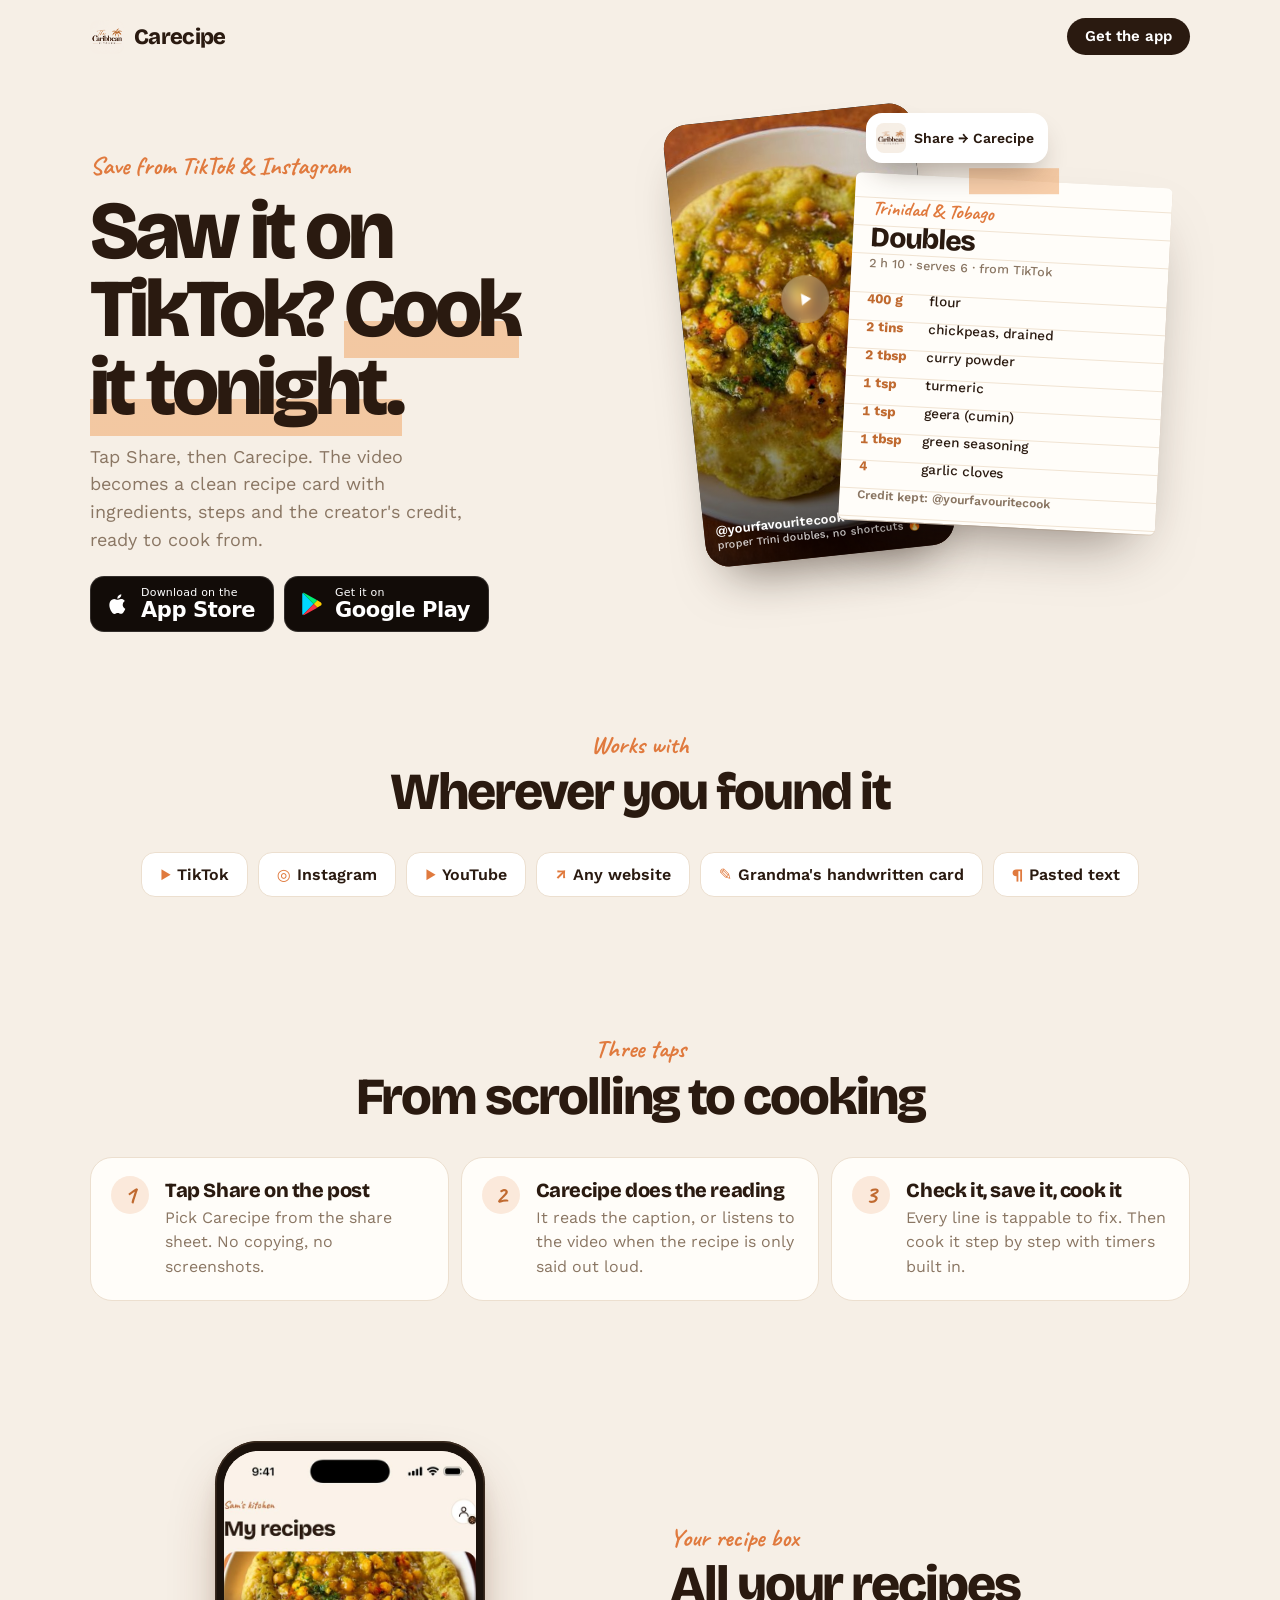
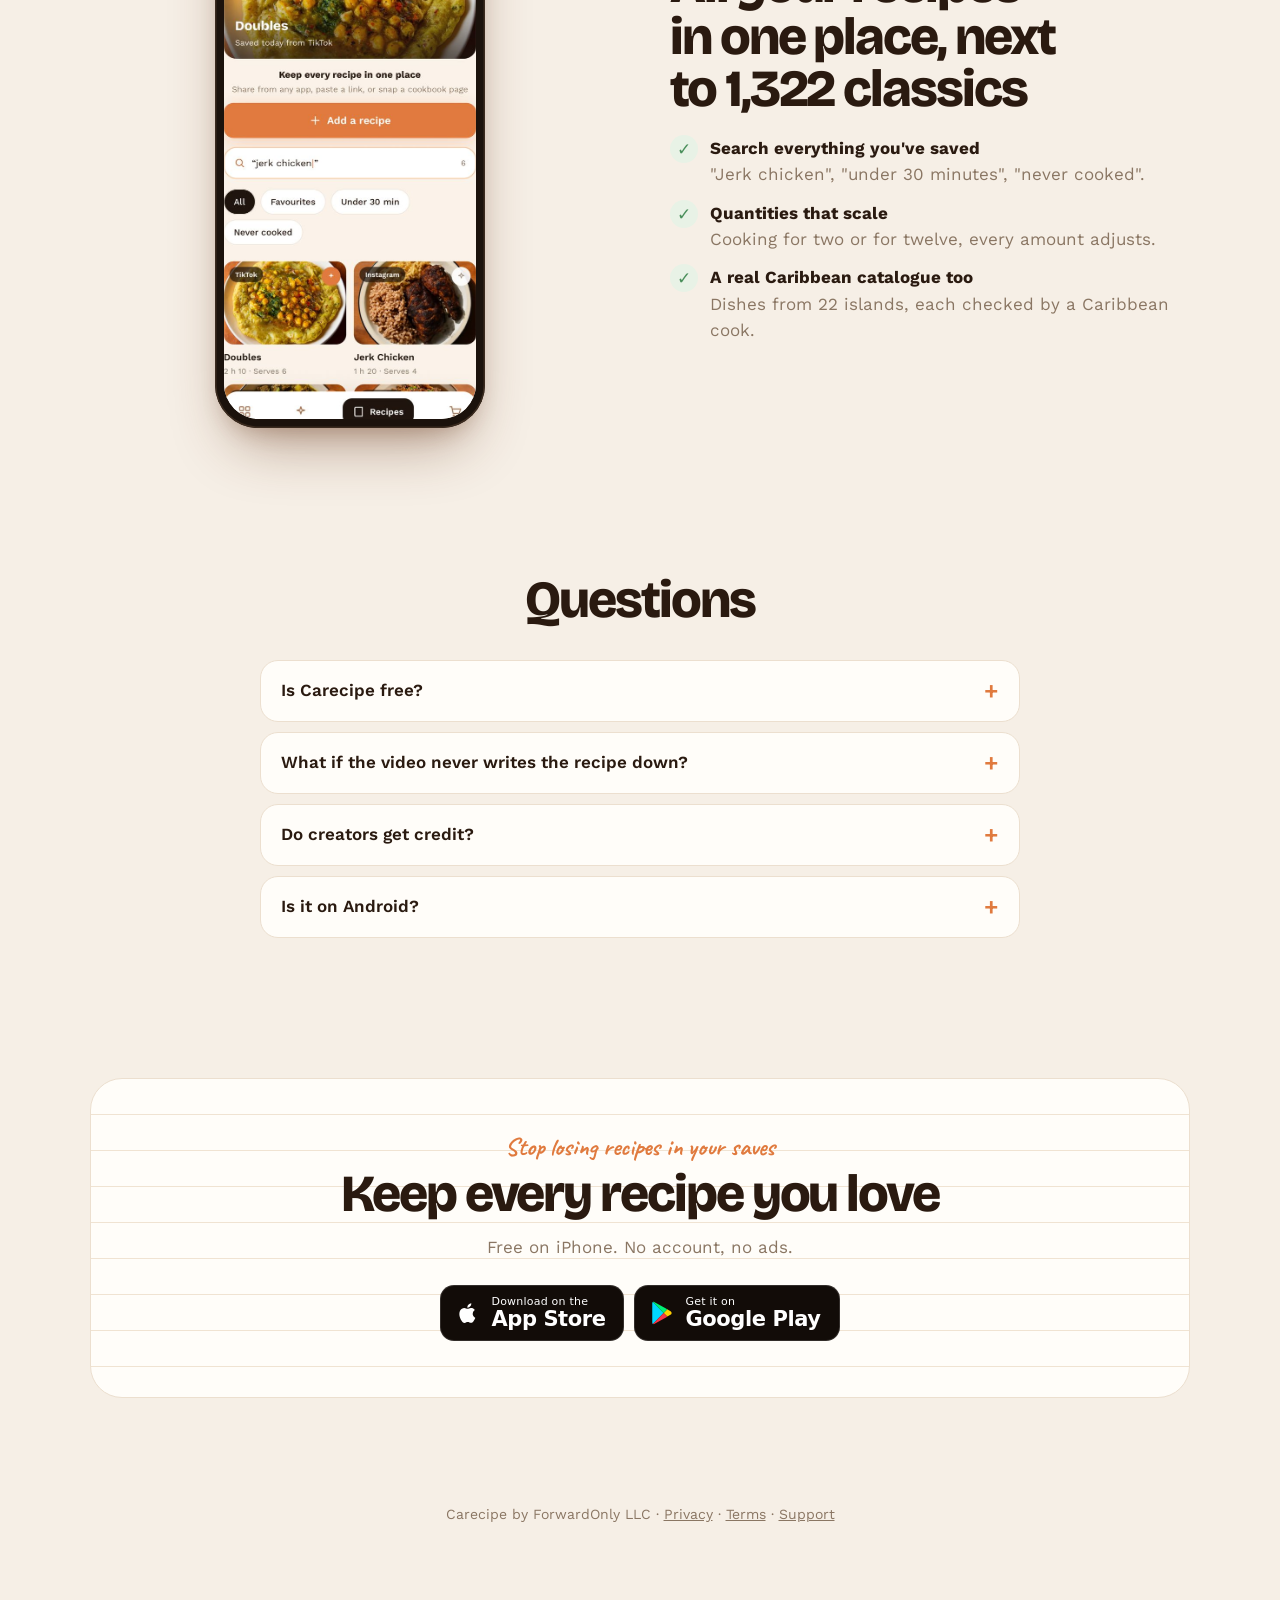
<file: try/5/index.html>
<!doctype html>
<html lang="en">
<head>
<meta charset="utf-8">
<meta name="viewport" content="width=device-width,initial-scale=1,viewport-fit=cover">
<title>Carecipe – Caribbean Recipes</title>
<meta name="description" content="Saw a recipe on TikTok or Instagram? Tap Share, then Carecipe, and get a clean recipe you can cook from. Plus 1,322 Caribbean dishes. Free on iPhone.">
<meta name="apple-itunes-app" content="app-id=6810801696">
<meta name="theme-color" content="#f6efe6">
<meta property="og:title" content="Carecipe – Saw it on TikTok? Cook it tonight.">
<meta property="og:description" content="Turn any TikTok, Instagram or YouTube recipe into a clean recipe card. Free on iPhone.">
<meta property="og:image" content="https://forwardonlyjhaye.github.io/carecipe-legal/try/assets/og.jpg">
<link rel="icon" href="../assets/favicon.png">
<link rel="preconnect" href="https://fonts.googleapis.com"><link rel="preconnect" href="https://fonts.gstatic.com" crossorigin>
<link href="https://fonts.googleapis.com/css2?family=Bricolage+Grotesque:opsz,wght@12..96,600;12..96,800&family=Work+Sans:wght@400;500;600;700&family=Caveat:wght@700&display=swap" rel="stylesheet">
<link rel="stylesheet" href="../assets/kit.css">
<style>
/* Recipe Box: the save-from-anywhere story, told as a video becoming a recipe card. */
:root{--page:#f6efe6;--paper:#fffdf9;--card:#fff;--ink:#2a1a10;--muted:#8a7663;--line:#ecdfcf;--rule:#f0e3d2;
  --accent:#e07a3e;--accent-deep:#c06a30;--soft:#f0a86a;--flag:#fbe9db;--ok:#4a8f5b;
  --display:'Bricolage Grotesque',system-ui,sans-serif;--body:'Work Sans',system-ui,sans-serif;--hand:'Caveat',cursive}
body{background:var(--page);color:var(--ink);font:400 17px/1.55 var(--body)}
.wrap{max-width:1140px;margin:0 auto;padding:0 20px}
.kick{font:700 25px/1 var(--hand);color:var(--accent)}
header{display:flex;align-items:center;justify-content:space-between;padding:18px 0}
.logo{display:flex;align-items:center;gap:10px;font:800 22px/1 var(--display);letter-spacing:-.03em;text-decoration:none}
.logo img{width:34px;height:34px;border-radius:9px}
.pill{padding:11px 18px;border-radius:99px;background:var(--ink);color:#fff;text-decoration:none;font:600 15px/1 var(--body)}

.hero{display:grid;gap:34px;padding:20px 0 30px;text-align:center}
h1{font:800 clamp(42px,11vw,82px)/.95 var(--display);letter-spacing:-.05em;margin:12px auto 0;max-width:11ch;text-wrap:balance}
h1 u{text-decoration:none;background:linear-gradient(transparent 62%,rgba(240,168,106,.55) 62%)}
.sub{max-width:34ch;margin:16px auto 22px;color:var(--muted);font-size:18px}
.android-note{margin-top:12px;font-size:14px;color:var(--muted)}

/* Video card turning into a recipe card */
.flow{position:relative;height:clamp(470px,128vw,560px);max-width:480px;margin:0 auto;width:100%}
.video{position:absolute;left:0;top:0;width:52%;aspect-ratio:9/16;border-radius:24px;overflow:hidden;background:#111;transform:rotate(-6deg);
  box-shadow:0 30px 50px -24px rgba(42,26,16,.6)}
.video img{width:100%;height:100%;object-fit:cover;opacity:.92}
.video::after{content:"";position:absolute;inset:0;background:linear-gradient(transparent 55%,rgba(0,0,0,.75))}
.video p{position:absolute;left:12px;right:12px;bottom:14px;z-index:1;color:#fff;font:600 13px/1.35 var(--body);text-align:left}
.video p small{display:block;font-weight:500;opacity:.8}
.video .play{position:absolute;z-index:1;left:50%;top:42%;width:48px;height:48px;margin:-24px;border-radius:50%;background:rgba(255,255,255,.28);backdrop-filter:blur(6px);display:grid;place-items:center}
.share{position:absolute;z-index:3;left:38%;top:0;display:flex;align-items:center;gap:8px;padding:10px 14px 10px 10px;border-radius:16px;background:var(--card);
  box-shadow:0 16px 30px -12px rgba(42,26,16,.45);font:600 14px var(--body);animation:bob 3s ease-in-out infinite}
.share img{width:30px;height:30px;border-radius:8px}
@keyframes bob{50%{transform:translateY(-6px)}}
.recipe{position:absolute;right:0;top:12%;width:66%;background:var(--paper);border-radius:6px;padding:22px 18px 18px;text-align:left;transform:rotate(3deg);
  box-shadow:0 30px 60px -26px rgba(42,26,16,.55),0 1px 0 var(--line);
  background-image:repeating-linear-gradient(transparent 0 27px,var(--rule) 27px 28px);background-position:0 92px}
.recipe::before{content:"";position:absolute;top:-12px;left:50%;width:90px;height:26px;transform:translateX(-50%) rotate(-3deg);background:rgba(240,168,106,.55)}
.recipe .is{font:700 20px/1 var(--hand);color:var(--accent)}
.recipe h3{font:800 28px/1 var(--display);letter-spacing:-.03em;margin-top:2px}
.recipe .meta{font:500 12.5px var(--body);color:var(--muted);margin-top:4px}
.recipe ul{list-style:none;padding:0;margin:14px 0 0;font:500 13.5px/28px var(--body)}
.recipe li{display:grid;grid-template-columns:62px 1fr;font-variant-numeric:tabular-nums}
.recipe li b{font-weight:700;color:var(--accent-deep)}
.recipe .credit{margin-top:8px;font:600 12px var(--body);color:var(--muted)}

section{padding:70px 0}
.head{max-width:640px;margin:0 auto 34px;text-align:center}
h2{font:800 clamp(32px,7vw,52px)/1 var(--display);letter-spacing:-.04em;margin-top:6px;text-wrap:balance}
.head p{color:var(--muted);margin-top:14px;font-size:18px}
.sources{display:flex;flex-wrap:wrap;justify-content:center;gap:10px}
.sources span{padding:12px 18px;border-radius:14px;background:var(--card);border:1px solid var(--line);font:600 16px var(--body)}
.sources span i{font-style:normal;color:var(--accent);margin-right:6px}

.how{display:grid;gap:12px;counter-reset:s}
.how li{list-style:none;counter-increment:s;background:var(--paper);border:1px solid var(--line);border-radius:22px;padding:20px 20px 20px 74px;position:relative}
.how li::before{content:counter(s);position:absolute;left:20px;top:18px;width:38px;height:38px;border-radius:50%;background:var(--flag);color:var(--accent-deep);
  display:grid;place-items:center;font:700 26px/1 var(--hand)}
.how b{display:block;font:800 20px/1.2 var(--display);letter-spacing:-.02em}
.how p{color:var(--muted);margin-top:4px;font-size:16px}

.box{display:grid;gap:30px;align-items:center}
.box .phone{--pw:min(270px,66vw);margin:0 auto}
.box ul{list-style:none;padding:0;margin:20px 0 0;display:grid;gap:12px}
.box li{display:flex;gap:12px;align-items:flex-start}
.box li::before{content:"✓";flex:none;width:28px;height:28px;border-radius:50%;background:#e8f2e6;color:var(--ok);display:grid;place-items:center;font-weight:700}
.box li span{color:var(--muted)}

.faq{max-width:760px;margin:0 auto;display:grid;gap:10px}
details{background:var(--paper);border:1px solid var(--line);border-radius:18px;padding:0 20px}
summary{cursor:pointer;list-style:none;display:flex;justify-content:space-between;gap:16px;padding:18px 0;font:600 17px/1.35 var(--body)}
summary::-webkit-details-marker{display:none}
summary::after{content:"+";color:var(--accent);font-size:24px;line-height:1}
details[open] summary::after{content:"–"}
details p{padding:0 0 18px;color:var(--muted)}

.end{background:var(--paper);border:1px solid var(--line);border-radius:32px;text-align:center;padding:56px 22px;
  background-image:repeating-linear-gradient(transparent 0 35px,var(--rule) 35px 36px)}
.end p{color:var(--muted);margin:14px auto 24px}
footer{padding:36px 0 110px;text-align:center;color:var(--muted);font-size:14px}
footer a{color:var(--muted)}

@media (min-width:900px){
  .hero{grid-template-columns:1fr 1fr;text-align:left;align-items:center;padding-top:40px}
  .hero h1,.hero .sub{margin-left:0}
  .hero .badges{justify-content:flex-start}
  .how{grid-template-columns:repeat(3,1fr)}
  .box{grid-template-columns:1fr 1fr;gap:60px}
}
</style>
</head>
<body>
<div class="wrap">
  <header>
    <a class="logo" href="#top"><img src="../assets/icon.png" alt="">Carecipe</a>
    <a class="pill" data-store="ios" href="https://apps.apple.com/app/id6810801696">Get the app</a>
  </header>

  <main id="top">
    <div class="hero">
      <div>
        <span class="kick">Save from TikTok &amp; Instagram</span>
        <h1>Saw it on TikTok? <u>Cook it tonight.</u></h1>
        <p class="sub">Tap Share, then Carecipe. The video becomes a clean recipe card with ingredients, steps and the creator's credit, ready to cook from.</p>
        <div class="badges" data-hero-cta><a class="badge" data-store="ios" href="https://apps.apple.com/app/id6810801696"><svg viewBox="0 0 24 24" fill="currentColor" aria-hidden="true"><path d="M16.37 12.62c-.02-2.3 1.88-3.4 1.96-3.46-1.07-1.56-2.73-1.77-3.32-1.8-1.41-.14-2.76.83-3.47.83-.72 0-1.82-.81-3-.79-1.54.02-2.96.9-3.76 2.27-1.6 2.78-.41 6.9 1.15 9.16.76 1.1 1.67 2.34 2.86 2.3 1.15-.05 1.58-.74 2.97-.74 1.38 0 1.77.74 2.98.72 1.23-.02 2.01-1.12 2.76-2.23.87-1.28 1.23-2.52 1.25-2.58-.03-.01-2.4-.92-2.42-3.66zM14.1 5.88c.63-.77 1.06-1.83.94-2.89-.91.04-2.01.61-2.67 1.37-.58.67-1.1 1.76-.96 2.8 1.02.08 2.06-.52 2.69-1.28z"/></svg><span><small>Download on the</small><b>App Store</b></span></a>
<a class="badge" data-store="android"><svg viewBox="0 0 24 24" aria-hidden="true"><path fill="#00d7fe" d="M3.6 1.8 13.5 12 3.6 22.2c-.4-.2-.6-.6-.6-1.1V2.9c0-.5.2-.9.6-1.1z"/><path fill="#ffce00" d="m16.9 8.6 3.3 1.9c.9.5.9 2.4 0 2.9l-3.3 1.9L13.5 12z"/><path fill="#00f076" d="M3.6 1.8c.3-.2.8-.2 1.2 0l12.1 6.8-3.4 3.4z"/><path fill="#f83548" d="m13.5 12 3.4 3.4-12.1 6.8c-.4.2-.9.2-1.2 0z"/></svg><span><small>Get it on</small><b>Google Play</b></span><em class="soon">Soon</em></a></div>
        <p class="android-note">On Android? Carecipe is coming to Google Play soon.</p>
      </div>

      <div class="flow" aria-hidden="true">
        <div class="video"><img src="../assets/dish/doubles.jpg" alt=""><span class="play"><svg width="18" height="18" viewBox="0 0 24 24" fill="#fff"><path d="M7 4v16l13-8z"/></svg></span>
          <p>@yourfavouritecook<small>proper Trini doubles, no shortcuts 🔥</small></p></div>
        <div class="share"><img src="../assets/icon.png" alt="">Share → Carecipe</div>
        <div class="recipe">
          <span class="is">Trinidad &amp; Tobago</span>
          <h3>Doubles</h3>
          <p class="meta">2 h 10 · serves 6 · from TikTok</p>
          <ul>
            <li><b>400 g</b>flour</li><li><b>2 tins</b>chickpeas, drained</li><li><b>2 tbsp</b>curry powder</li>
            <li><b>1 tsp</b>turmeric</li><li><b>1 tsp</b>geera (cumin)</li><li><b>1 tbsp</b>green seasoning</li><li><b>4</b>garlic cloves</li>
          </ul>
          <p class="credit">Credit kept: @yourfavouritecook</p>
        </div>
      </div>
    </div>

    <section style="padding-top:30px">
      <div class="head reveal"><span class="kick">Works with</span><h2>Wherever you found it</h2></div>
      <div class="sources reveal"><span><i>▶</i>TikTok</span><span><i>◎</i>Instagram</span><span><i>▶</i>YouTube</span><span><i>↗</i>Any website</span><span><i>✎</i>Grandma's handwritten card</span><span><i>¶</i>Pasted text</span></div>
    </section>

    <section>
      <div class="head reveal"><span class="kick">Three taps</span><h2>From scrolling to cooking</h2></div>
      <ol class="how" style="padding:0;margin:0">
        <li class="reveal"><b>Tap Share on the post</b><p>Pick Carecipe from the share sheet. No copying, no screenshots.</p></li>
        <li class="reveal"><b>Carecipe does the reading</b><p>It reads the caption, or listens to the video when the recipe is only said out loud.</p></li>
        <li class="reveal"><b>Check it, save it, cook it</b><p>Every line is tappable to fix. Then cook it step by step with timers built in.</p></li>
      </ol>
    </section>

    <section>
      <div class="box">
        <div class="phone reveal"><img src="../assets/screens/02-recipes.jpg" alt="Saved recipes in Carecipe"></div>
        <div class="reveal">
          <span class="kick">Your recipe box</span>
          <h2>All your recipes in one place, next to 1,322 classics</h2>
          <ul>
            <li><p><b>Search everything you've saved</b><br><span>"Jerk chicken", "under 30 minutes", "never cooked".</span></p></li>
            <li><p><b>Quantities that scale</b><br><span>Cooking for two or for twelve, every amount adjusts.</span></p></li>
            <li><p><b>A real Caribbean catalogue too</b><br><span>Dishes from 22 islands, each checked by a Caribbean cook.</span></p></li>
          </ul>
        </div>
      </div>
    </section>

    <section>
      <div class="head reveal"><h2>Questions</h2></div>
      <div class="faq reveal">
        <details><summary>Is Carecipe free?</summary><p>Yes. 200 recipes and 15 AI actions a month for imports, scans and searches. Carecipe Plus opens all 1,322 recipes and lifts the cap, with a 7-day free trial. Cancel any time.</p></details>
        <details><summary>What if the video never writes the recipe down?</summary><p>Carecipe listens to the video and pulls the recipe from what's said. You can fix any line before saving.</p></details>
        <details><summary>Do creators get credit?</summary><p>Yes. The creator's name and a link back stay on every recipe you save.</p></details>
        <details><summary>Is it on Android?</summary><p>On iPhone now, and coming to Google Play soon.</p></details>
      </div>
    </section>

    <section data-end-cta>
      <div class="end reveal">
        <span class="kick">Stop losing recipes in your saves</span>
        <h2>Keep every recipe you love</h2>
        <p>Free on iPhone. No account, no ads.</p>
        <div class="badges"><a class="badge" data-store="ios" href="https://apps.apple.com/app/id6810801696"><svg viewBox="0 0 24 24" fill="currentColor" aria-hidden="true"><path d="M16.37 12.62c-.02-2.3 1.88-3.4 1.96-3.46-1.07-1.56-2.73-1.77-3.32-1.8-1.41-.14-2.76.83-3.47.83-.72 0-1.82-.81-3-.79-1.54.02-2.96.9-3.76 2.27-1.6 2.78-.41 6.9 1.15 9.16.76 1.1 1.67 2.34 2.86 2.3 1.15-.05 1.58-.74 2.97-.74 1.38 0 1.77.74 2.98.72 1.23-.02 2.01-1.12 2.76-2.23.87-1.28 1.23-2.52 1.25-2.58-.03-.01-2.4-.92-2.42-3.66zM14.1 5.88c.63-.77 1.06-1.83.94-2.89-.91.04-2.01.61-2.67 1.37-.58.67-1.1 1.76-.96 2.8 1.02.08 2.06-.52 2.69-1.28z"/></svg><span><small>Download on the</small><b>App Store</b></span></a>
<a class="badge" data-store="android"><svg viewBox="0 0 24 24" aria-hidden="true"><path fill="#00d7fe" d="M3.6 1.8 13.5 12 3.6 22.2c-.4-.2-.6-.6-.6-1.1V2.9c0-.5.2-.9.6-1.1z"/><path fill="#ffce00" d="m16.9 8.6 3.3 1.9c.9.5.9 2.4 0 2.9l-3.3 1.9L13.5 12z"/><path fill="#00f076" d="M3.6 1.8c.3-.2.8-.2 1.2 0l12.1 6.8-3.4 3.4z"/><path fill="#f83548" d="m13.5 12 3.4 3.4-12.1 6.8c-.4.2-.9.2-1.2 0z"/></svg><span><small>Get it on</small><b>Google Play</b></span><em class="soon">Soon</em></a></div>
      </div>
    </section>
  </main>
  <footer>Carecipe by ForwardOnly LLC · <a href="../../privacy.html">Privacy</a> · <a href="../../terms.html">Terms</a> · <a href="mailto:carecipesupport@forwardonlyllc.com">Support</a></footer>
</div>
<div class="stickybar" aria-label="Download Carecipe">
  <img src="../assets/icon.png" alt=""><p>Carecipe<small>Save recipes from TikTok, free</small></p>
  <a data-store="auto" href="https://apps.apple.com/app/id6810801696">Get</a>
</div>
<script src="../assets/store.js"></script>
</body>
</html>
</file>
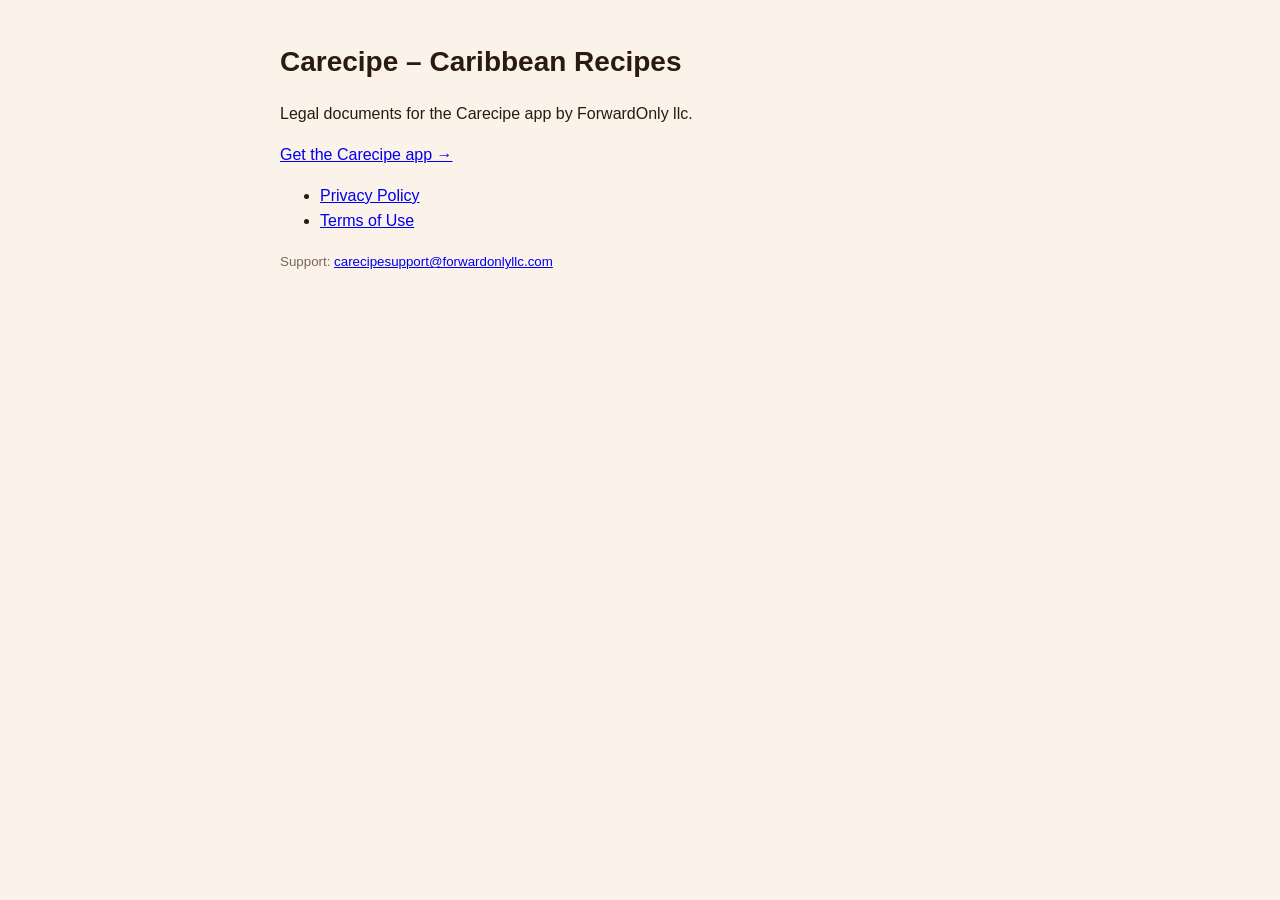
<file: legal.html>
<!doctype html><html lang="en"><head><meta charset="utf-8"><meta name="viewport" content="width=device-width,initial-scale=1"><title>Carecipe — Legal</title><link rel="stylesheet" href="_style.css"></head><body>
<h1>Carecipe – Caribbean Recipes</h1>
<p>Legal documents for the Carecipe app by ForwardOnly llc.</p>
<p><a href="./">Get the Carecipe app →</a></p>
<ul><li><a href="privacy.html">Privacy Policy</a></li><li><a href="terms.html">Terms of Use</a></li></ul>
<p><small>Support: <a href="mailto:carecipesupport@forwardonlyllc.com">carecipesupport@forwardonlyllc.com</a></small></p>
</body></html>
</file>
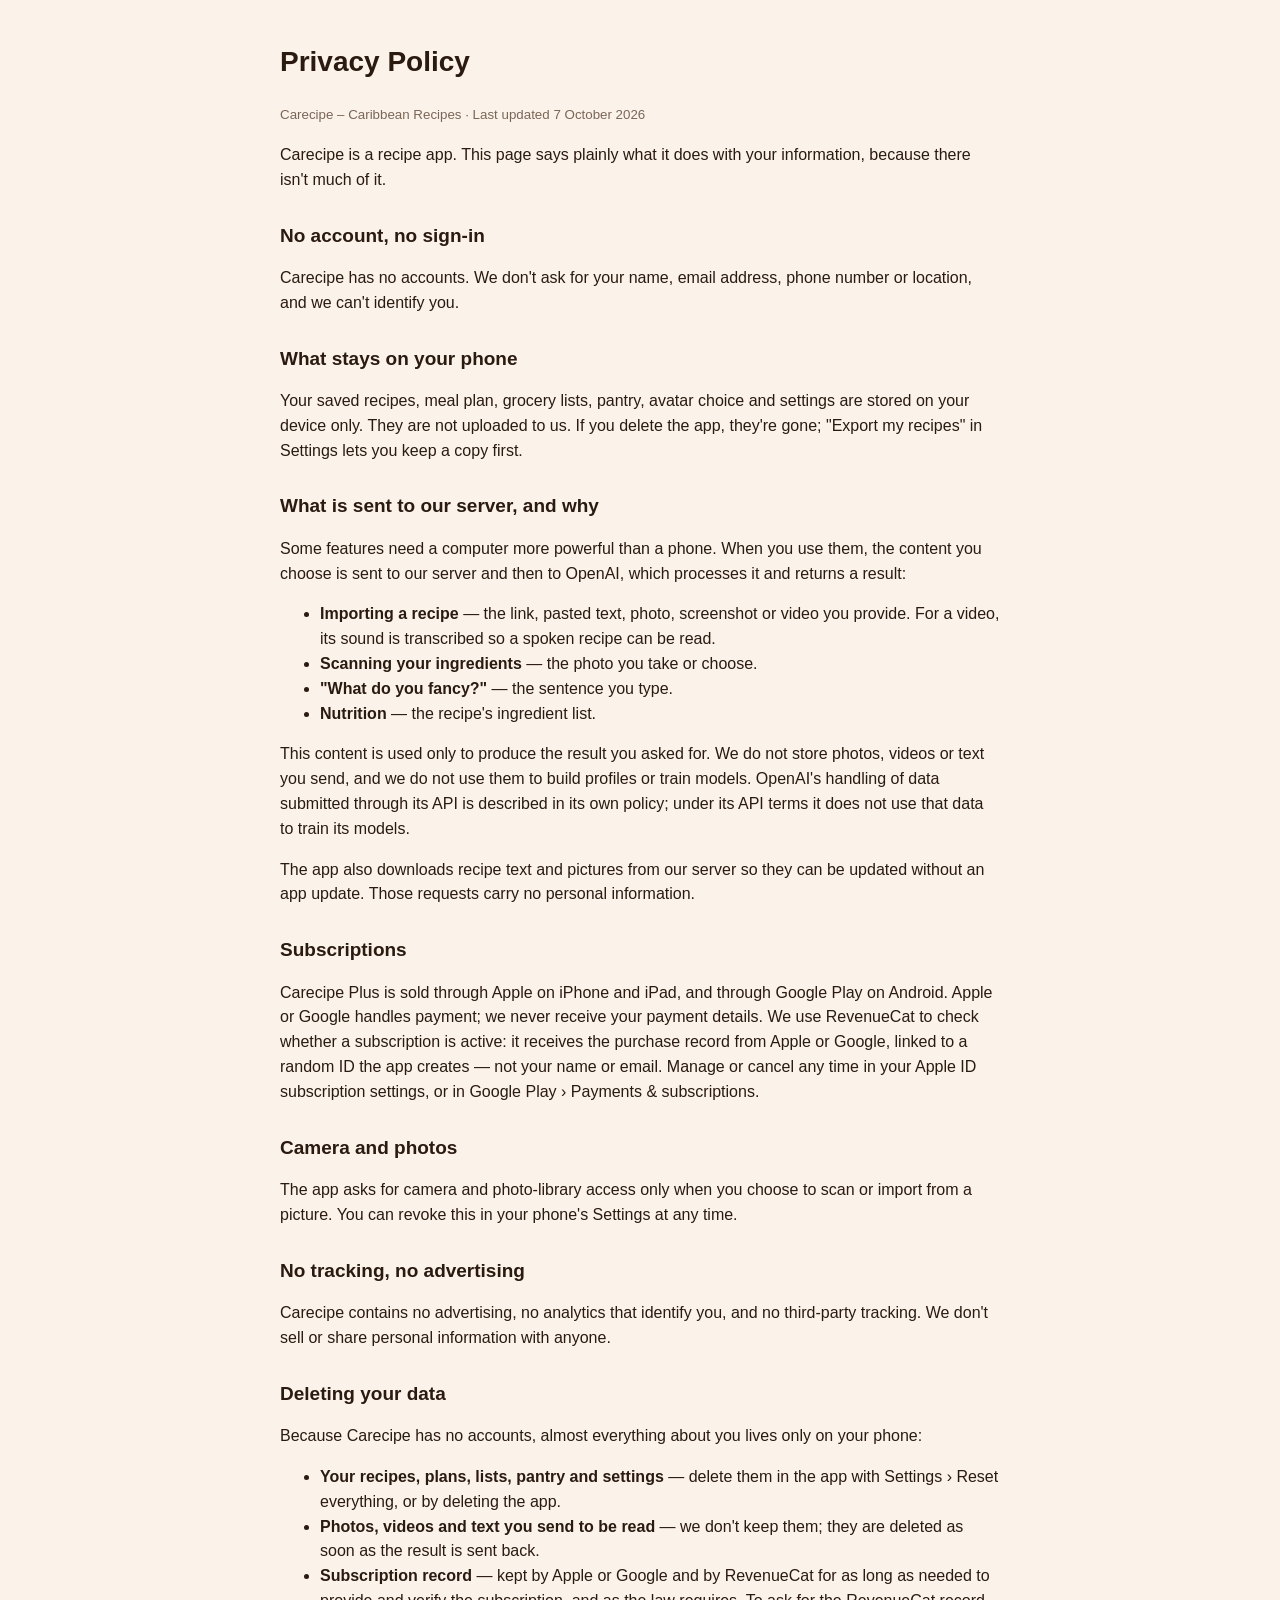
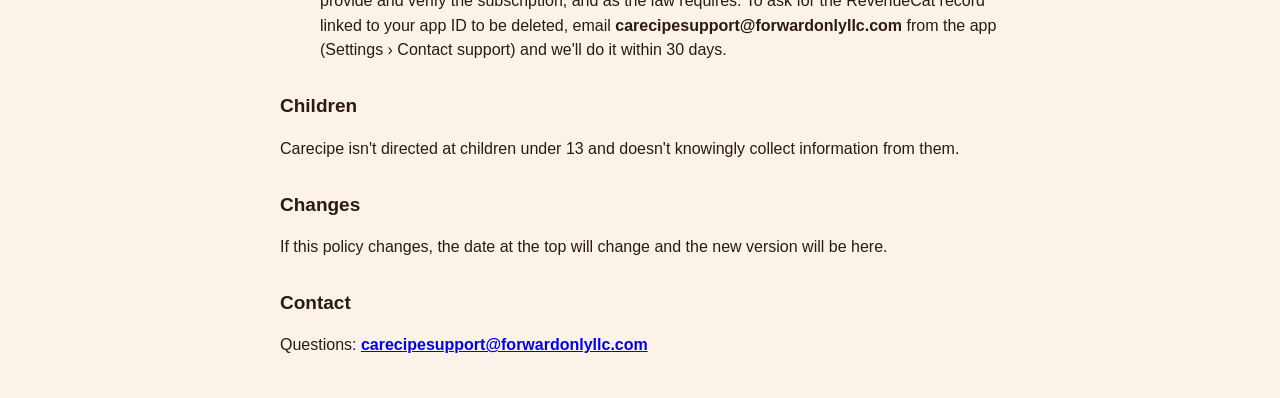
<file: privacy.html>
<!doctype html><html lang="en"><head><meta charset="utf-8"><meta name="viewport" content="width=device-width,initial-scale=1"><title>Carecipe — Privacy Policy</title><link rel="stylesheet" href="_style.css"></head><body>
<h1>Privacy Policy</h1>
<p><small>Carecipe – Caribbean Recipes · Last updated 7 October 2026</small></p>
<p>Carecipe is a recipe app. This page says plainly what it does with your information, because there isn't much of it.</p>

<h2>No account, no sign-in</h2>
<p>Carecipe has no accounts. We don't ask for your name, email address, phone number or location, and we can't identify you.</p>

<h2>What stays on your phone</h2>
<p>Your saved recipes, meal plan, grocery lists, pantry, avatar choice and settings are stored on your device only. They are not uploaded to us. If you delete the app, they're gone; "Export my recipes" in Settings lets you keep a copy first.</p>

<h2>What is sent to our server, and why</h2>
<p>Some features need a computer more powerful than a phone. When you use them, the content you choose is sent to our server and then to OpenAI, which processes it and returns a result:</p>
<ul>
<li><strong>Importing a recipe</strong> — the link, pasted text, photo, screenshot or video you provide. For a video, its sound is transcribed so a spoken recipe can be read.</li>
<li><strong>Scanning your ingredients</strong> — the photo you take or choose.</li>
<li><strong>"What do you fancy?"</strong> — the sentence you type.</li>
<li><strong>Nutrition</strong> — the recipe's ingredient list.</li>
</ul>
<p>This content is used only to produce the result you asked for. We do not store photos, videos or text you send, and we do not use them to build profiles or train models. OpenAI's handling of data submitted through its API is described in its own policy; under its API terms it does not use that data to train its models.</p>
<p>The app also downloads recipe text and pictures from our server so they can be updated without an app update. Those requests carry no personal information.</p>

<h2>Subscriptions</h2>
<p>Carecipe Plus is sold through Apple on iPhone and iPad, and through Google Play on Android. Apple or Google handles payment; we never receive your payment details. We use RevenueCat to check whether a subscription is active: it receives the purchase record from Apple or Google, linked to a random ID the app creates — not your name or email. Manage or cancel any time in your Apple ID subscription settings, or in Google Play › Payments &amp; subscriptions.</p>

<h2>Camera and photos</h2>
<p>The app asks for camera and photo-library access only when you choose to scan or import from a picture. You can revoke this in your phone's Settings at any time.</p>

<h2>No tracking, no advertising</h2>
<p>Carecipe contains no advertising, no analytics that identify you, and no third-party tracking. We don't sell or share personal information with anyone.</p>

<h2 id="delete-data">Deleting your data</h2>
<p>Because Carecipe has no accounts, almost everything about you lives only on your phone:</p>
<ul>
<li><strong>Your recipes, plans, lists, pantry and settings</strong> — delete them in the app with Settings › Reset everything, or by deleting the app.</li>
<li><strong>Photos, videos and text you send to be read</strong> — we don't keep them; they are deleted as soon as the result is sent back.</li>
<li><strong>Subscription record</strong> — kept by Apple or Google and by RevenueCat for as long as needed to provide and verify the subscription, and as the law requires. To ask for the RevenueCat record linked to your app ID to be deleted, email <strong>carecipesupport@forwardonlyllc.com</strong> from the app (Settings › Contact support) and we'll do it within 30 days.</li>
</ul>

<h2>Children</h2>
<p>Carecipe isn't directed at children under 13 and doesn't knowingly collect information from them.</p>

<h2>Changes</h2>
<p>If this policy changes, the date at the top will change and the new version will be here.</p>

<h2>Contact</h2>
<p>Questions: <strong><a href="mailto:carecipesupport@forwardonlyllc.com">carecipesupport@forwardonlyllc.com</a></strong></p>
</body></html>
</file>
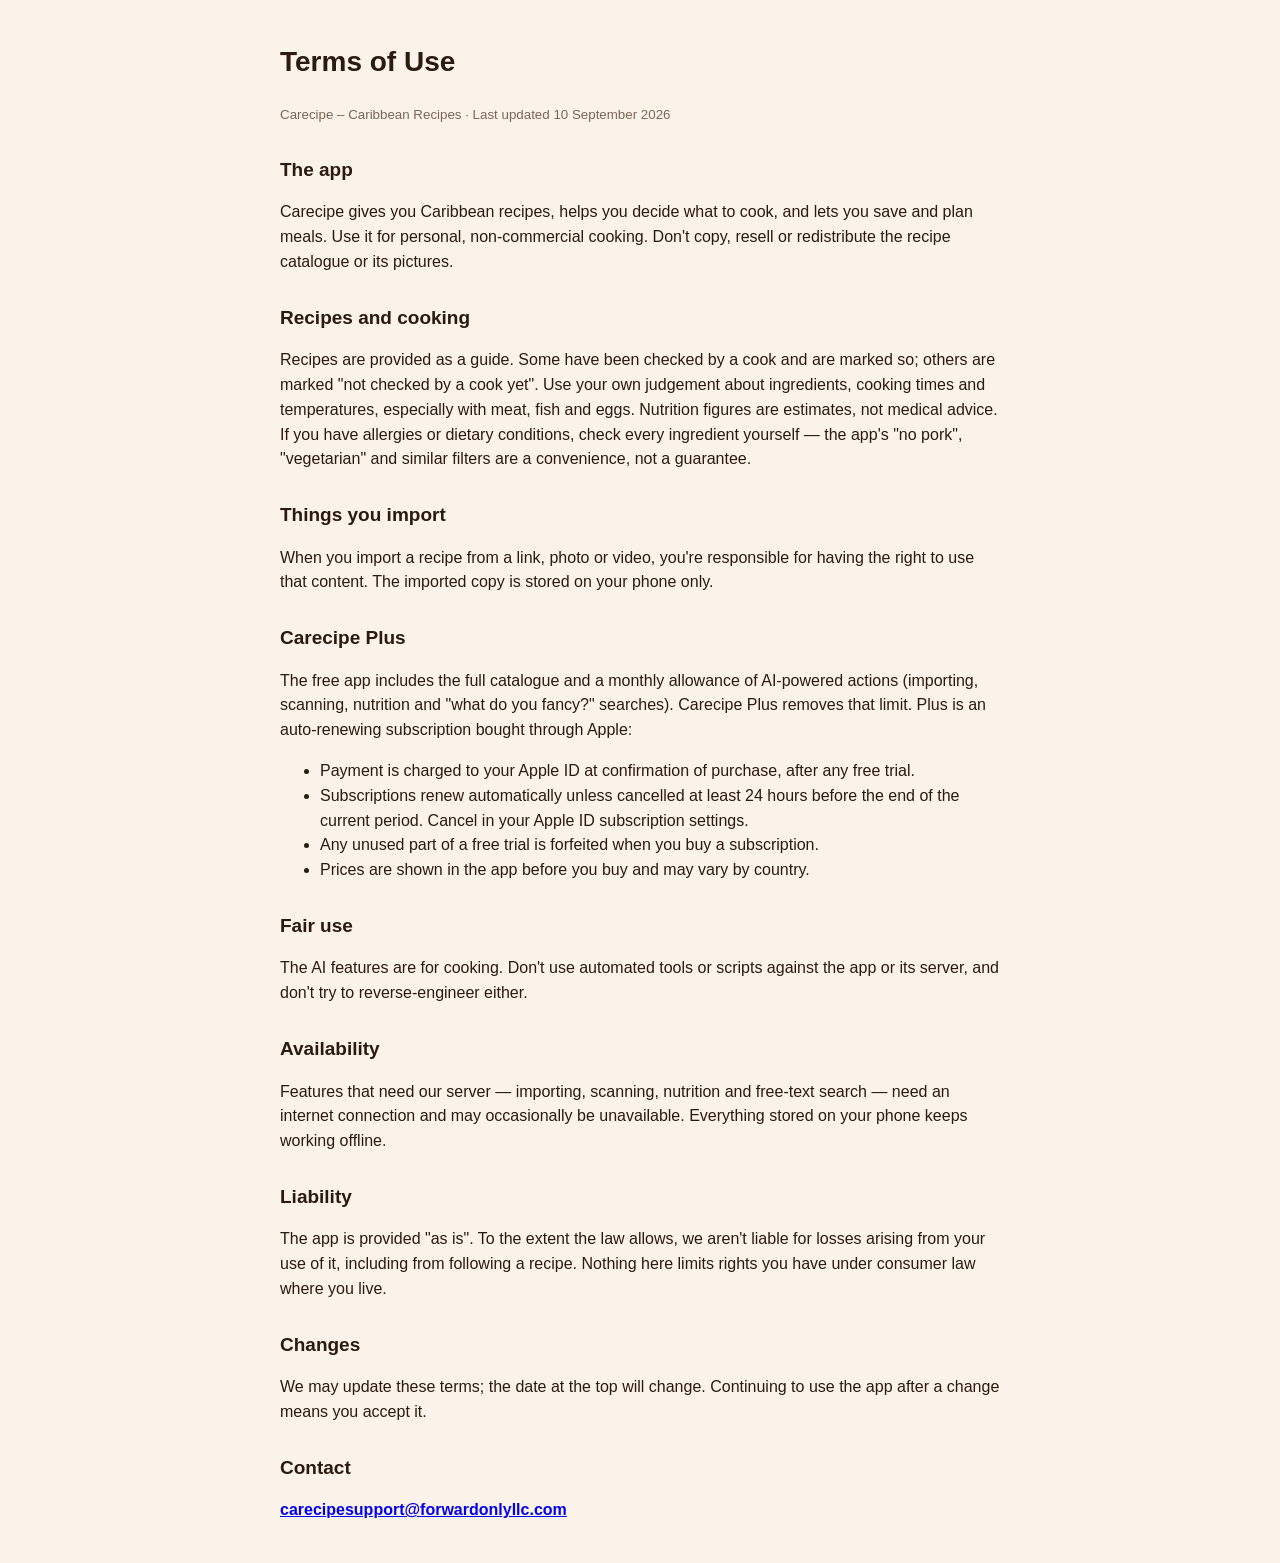
<file: terms.html>
<!doctype html><html lang="en"><head><meta charset="utf-8"><meta name="viewport" content="width=device-width,initial-scale=1"><title>Carecipe — Terms of Use</title><link rel="stylesheet" href="_style.css"></head><body>
<h1>Terms of Use</h1>
<p><small>Carecipe – Caribbean Recipes · Last updated 10 September 2026</small></p>

<h2>The app</h2>
<p>Carecipe gives you Caribbean recipes, helps you decide what to cook, and lets you save and plan meals. Use it for personal, non-commercial cooking. Don't copy, resell or redistribute the recipe catalogue or its pictures.</p>

<h2>Recipes and cooking</h2>
<p>Recipes are provided as a guide. Some have been checked by a cook and are marked so; others are marked "not checked by a cook yet". Use your own judgement about ingredients, cooking times and temperatures, especially with meat, fish and eggs. Nutrition figures are estimates, not medical advice. If you have allergies or dietary conditions, check every ingredient yourself — the app's "no pork", "vegetarian" and similar filters are a convenience, not a guarantee.</p>

<h2>Things you import</h2>
<p>When you import a recipe from a link, photo or video, you're responsible for having the right to use that content. The imported copy is stored on your phone only.</p>

<h2>Carecipe Plus</h2>
<p>The free app includes the full catalogue and a monthly allowance of AI-powered actions (importing, scanning, nutrition and "what do you fancy?" searches). Carecipe Plus removes that limit. Plus is an auto-renewing subscription bought through Apple:</p>
<ul>
<li>Payment is charged to your Apple ID at confirmation of purchase, after any free trial.</li>
<li>Subscriptions renew automatically unless cancelled at least 24 hours before the end of the current period. Cancel in your Apple ID subscription settings.</li>
<li>Any unused part of a free trial is forfeited when you buy a subscription.</li>
<li>Prices are shown in the app before you buy and may vary by country.</li>
</ul>

<h2>Fair use</h2>
<p>The AI features are for cooking. Don't use automated tools or scripts against the app or its server, and don't try to reverse-engineer either.</p>

<h2>Availability</h2>
<p>Features that need our server — importing, scanning, nutrition and free-text search — need an internet connection and may occasionally be unavailable. Everything stored on your phone keeps working offline.</p>

<h2>Liability</h2>
<p>The app is provided "as is". To the extent the law allows, we aren't liable for losses arising from your use of it, including from following a recipe. Nothing here limits rights you have under consumer law where you live.</p>

<h2>Changes</h2>
<p>We may update these terms; the date at the top will change. Continuing to use the app after a change means you accept it.</p>

<h2>Contact</h2>
<p><strong><a href="mailto:carecipesupport@forwardonlyllc.com">carecipesupport@forwardonlyllc.com</a></strong></p>
</body></html>
</file>
<file: app/assets/kit.css>
/* Shared pieces for every Carecipe landing page: reset, store badges, phone frame, sticky bar. */
*,*::before,*::after{box-sizing:border-box}
html{-webkit-text-size-adjust:100%;scroll-behavior:smooth}
body{margin:0;overflow-x:clip;-webkit-font-smoothing:antialiased;text-rendering:optimizeLegibility}
img{display:block;max-width:100%}
a{color:inherit}
h1,h2,h3,p,ul,ol,figure{margin:0}
:focus-visible{outline:3px solid var(--focus,#e07a3e);outline-offset:3px;border-radius:8px}
.sr{position:absolute;width:1px;height:1px;overflow:hidden;clip:rect(0 0 0 0);white-space:nowrap}

/* Store badges: the App Store one is the page's only real job. */
.badges{display:flex;flex-wrap:wrap;gap:10px;justify-content:center}
.badge{position:relative;display:inline-flex;align-items:center;gap:10px;min-height:56px;padding:9px 18px 9px 14px;
  border-radius:14px;background:#120c08;color:#fff;text-decoration:none;border:1px solid rgba(255,255,255,.14);
  transition:transform .15s ease, box-shadow .15s ease}
.badge svg{width:26px;height:26px;flex:none}
.badge span{display:flex;flex-direction:column;line-height:1.05;text-align:left}
.badge small{font:500 11px/1.2 system-ui,-apple-system,sans-serif;letter-spacing:.02em}
.badge b{font:600 21px/1.1 system-ui,-apple-system,sans-serif;letter-spacing:-.02em}
.badge:hover{transform:translateY(-1px);box-shadow:0 10px 22px rgba(42,26,16,.22)}
.badge .soon{display:none}
.badge.is-soon{cursor:default;opacity:.62}
.badge.is-soon:hover{transform:none;box-shadow:none}
.badge.is-soon .soon{display:block;position:absolute;top:-9px;right:-6px;padding:3px 8px;border-radius:99px;
  background:var(--accent,#e07a3e);color:#fff;font:700 10px/1.2 system-ui,sans-serif;letter-spacing:.06em;text-transform:uppercase}
.android-note{display:none}
.is-android:not(.play-live) .android-note{display:block}

/* A phone, built from a real app screen. */
.phone{position:relative;width:var(--pw,260px);aspect-ratio:402/874;padding:calc(var(--pw,260px)*.035);
  border-radius:calc(var(--pw,260px)*.16);background:#1b120c;
  box-shadow:0 0 0 1.5px #3a2a1e inset,0 30px 60px -18px rgba(90,40,10,.45),0 12px 24px -12px rgba(90,40,10,.3)}
.phone img{width:100%;height:100%;object-fit:cover;object-position:top;border-radius:calc(var(--pw,260px)*.13);background:#fbf3ea}

/* Sticky download bar on phones. */
.stickybar{position:fixed;left:12px;right:12px;bottom:12px;z-index:50;display:flex;align-items:center;gap:12px;
  padding:10px 10px 10px 12px;border-radius:20px;background:var(--bar-bg,rgba(42,26,16,.94));color:#fff;
  backdrop-filter:blur(12px);-webkit-backdrop-filter:blur(12px);box-shadow:0 18px 40px -12px rgba(42,26,16,.5);
  transform:translateY(140%);transition:transform .35s cubic-bezier(.2,.8,.2,1)}
.stickybar.show{transform:none}
.stickybar img{width:40px;height:40px;border-radius:10px}
.stickybar p{flex:1;font:600 15px/1.2 var(--body,system-ui);min-width:0}
.stickybar p small{display:block;font-weight:500;font-size:12.5px;opacity:.72}
.stickybar a{flex:none;padding:12px 16px;border-radius:14px;background:var(--accent,#e07a3e);color:#fff;
  text-decoration:none;font:700 15px/1 var(--body,system-ui)}
@media (min-width:900px){.stickybar{display:none}}
@media (max-width:420px){.badges{gap:8px}.badge{min-height:50px;padding:7px 12px 7px 10px;gap:8px;border-radius:12px}.badge svg{width:22px;height:22px}.badge b{font-size:17px}.badge small{font-size:10px}}

.reveal{opacity:0;transform:translateY(18px);transition:opacity .7s ease,transform .7s cubic-bezier(.2,.8,.2,1)}
.reveal.in{opacity:1;transform:none}
@media (prefers-reduced-motion:reduce){*{animation:none!important;transition:none!important}.reveal{opacity:1;transform:none}}
</file>
<file: try/assets/kit.css>
/* Shared pieces for every Carecipe landing page: reset, store badges, phone frame, sticky bar. */
*,*::before,*::after{box-sizing:border-box}
html{-webkit-text-size-adjust:100%;scroll-behavior:smooth}
body{margin:0;overflow-x:clip;-webkit-font-smoothing:antialiased;text-rendering:optimizeLegibility}
img{display:block;max-width:100%}
a{color:inherit}
h1,h2,h3,p,ul,ol,figure{margin:0}
:focus-visible{outline:3px solid var(--focus,#e07a3e);outline-offset:3px;border-radius:8px}
.sr{position:absolute;width:1px;height:1px;overflow:hidden;clip:rect(0 0 0 0);white-space:nowrap}

/* Store badges: the App Store one is the page's only real job. */
.badges{display:flex;flex-wrap:wrap;gap:10px;justify-content:center}
.badge{position:relative;display:inline-flex;align-items:center;gap:10px;min-height:56px;padding:9px 18px 9px 14px;
  border-radius:14px;background:#120c08;color:#fff;text-decoration:none;border:1px solid rgba(255,255,255,.14);
  transition:transform .15s ease, box-shadow .15s ease}
.badge svg{width:26px;height:26px;flex:none}
.badge span{display:flex;flex-direction:column;line-height:1.05;text-align:left}
.badge small{font:500 11px/1.2 system-ui,-apple-system,sans-serif;letter-spacing:.02em}
.badge b{font:600 21px/1.1 system-ui,-apple-system,sans-serif;letter-spacing:-.02em}
.badge:hover{transform:translateY(-1px);box-shadow:0 10px 22px rgba(42,26,16,.22)}
.badge .soon{display:none}
.badge.is-soon{cursor:default;opacity:.62}
.badge.is-soon:hover{transform:none;box-shadow:none}
.badge.is-soon .soon{display:block;position:absolute;top:-9px;right:-6px;padding:3px 8px;border-radius:99px;
  background:var(--accent,#e07a3e);color:#fff;font:700 10px/1.2 system-ui,sans-serif;letter-spacing:.06em;text-transform:uppercase}
.android-note{display:none}
.is-android:not(.play-live) .android-note{display:block}

/* A phone, built from a real app screen. */
.phone{position:relative;width:var(--pw,260px);aspect-ratio:402/874;padding:calc(var(--pw,260px)*.035);
  border-radius:calc(var(--pw,260px)*.16);background:#1b120c;
  box-shadow:0 0 0 1.5px #3a2a1e inset,0 30px 60px -18px rgba(90,40,10,.45),0 12px 24px -12px rgba(90,40,10,.3)}
.phone img{width:100%;height:100%;object-fit:cover;object-position:top;border-radius:calc(var(--pw,260px)*.13);background:#fbf3ea}

/* Sticky download bar on phones. */
.stickybar{position:fixed;left:12px;right:12px;bottom:12px;z-index:50;display:flex;align-items:center;gap:12px;
  padding:10px 10px 10px 12px;border-radius:20px;background:var(--bar-bg,rgba(42,26,16,.94));color:#fff;
  backdrop-filter:blur(12px);-webkit-backdrop-filter:blur(12px);box-shadow:0 18px 40px -12px rgba(42,26,16,.5);
  transform:translateY(140%);transition:transform .35s cubic-bezier(.2,.8,.2,1)}
.stickybar.show{transform:none}
.stickybar img{width:40px;height:40px;border-radius:10px}
.stickybar p{flex:1;font:600 15px/1.2 var(--body,system-ui);min-width:0}
.stickybar p small{display:block;font-weight:500;font-size:12.5px;opacity:.72}
.stickybar a{flex:none;padding:12px 16px;border-radius:14px;background:var(--accent,#e07a3e);color:#fff;
  text-decoration:none;font:700 15px/1 var(--body,system-ui)}
@media (min-width:900px){.stickybar{display:none}}
@media (max-width:420px){.badges{gap:8px}.badge{min-height:50px;padding:7px 12px 7px 10px;gap:8px;border-radius:12px}.badge svg{width:22px;height:22px}.badge b{font-size:17px}.badge small{font-size:10px}}

.reveal{opacity:0;transform:translateY(18px);transition:opacity .7s ease,transform .7s cubic-bezier(.2,.8,.2,1)}
.reveal.in{opacity:1;transform:none}
@media (prefers-reduced-motion:reduce){*{animation:none!important;transition:none!important}.reveal{opacity:1;transform:none}}
</file>
<file: _style.css>
body{font-family:-apple-system,Helvetica,Arial,sans-serif;max-width:720px;margin:40px auto;padding:0 20px;color:#2a1a10;background:#fbf3ea;line-height:1.55}
h1{font-size:28px}h2{font-size:19px;margin-top:28px}p,li{font-size:16px}small{color:#7a6657}
</file>
